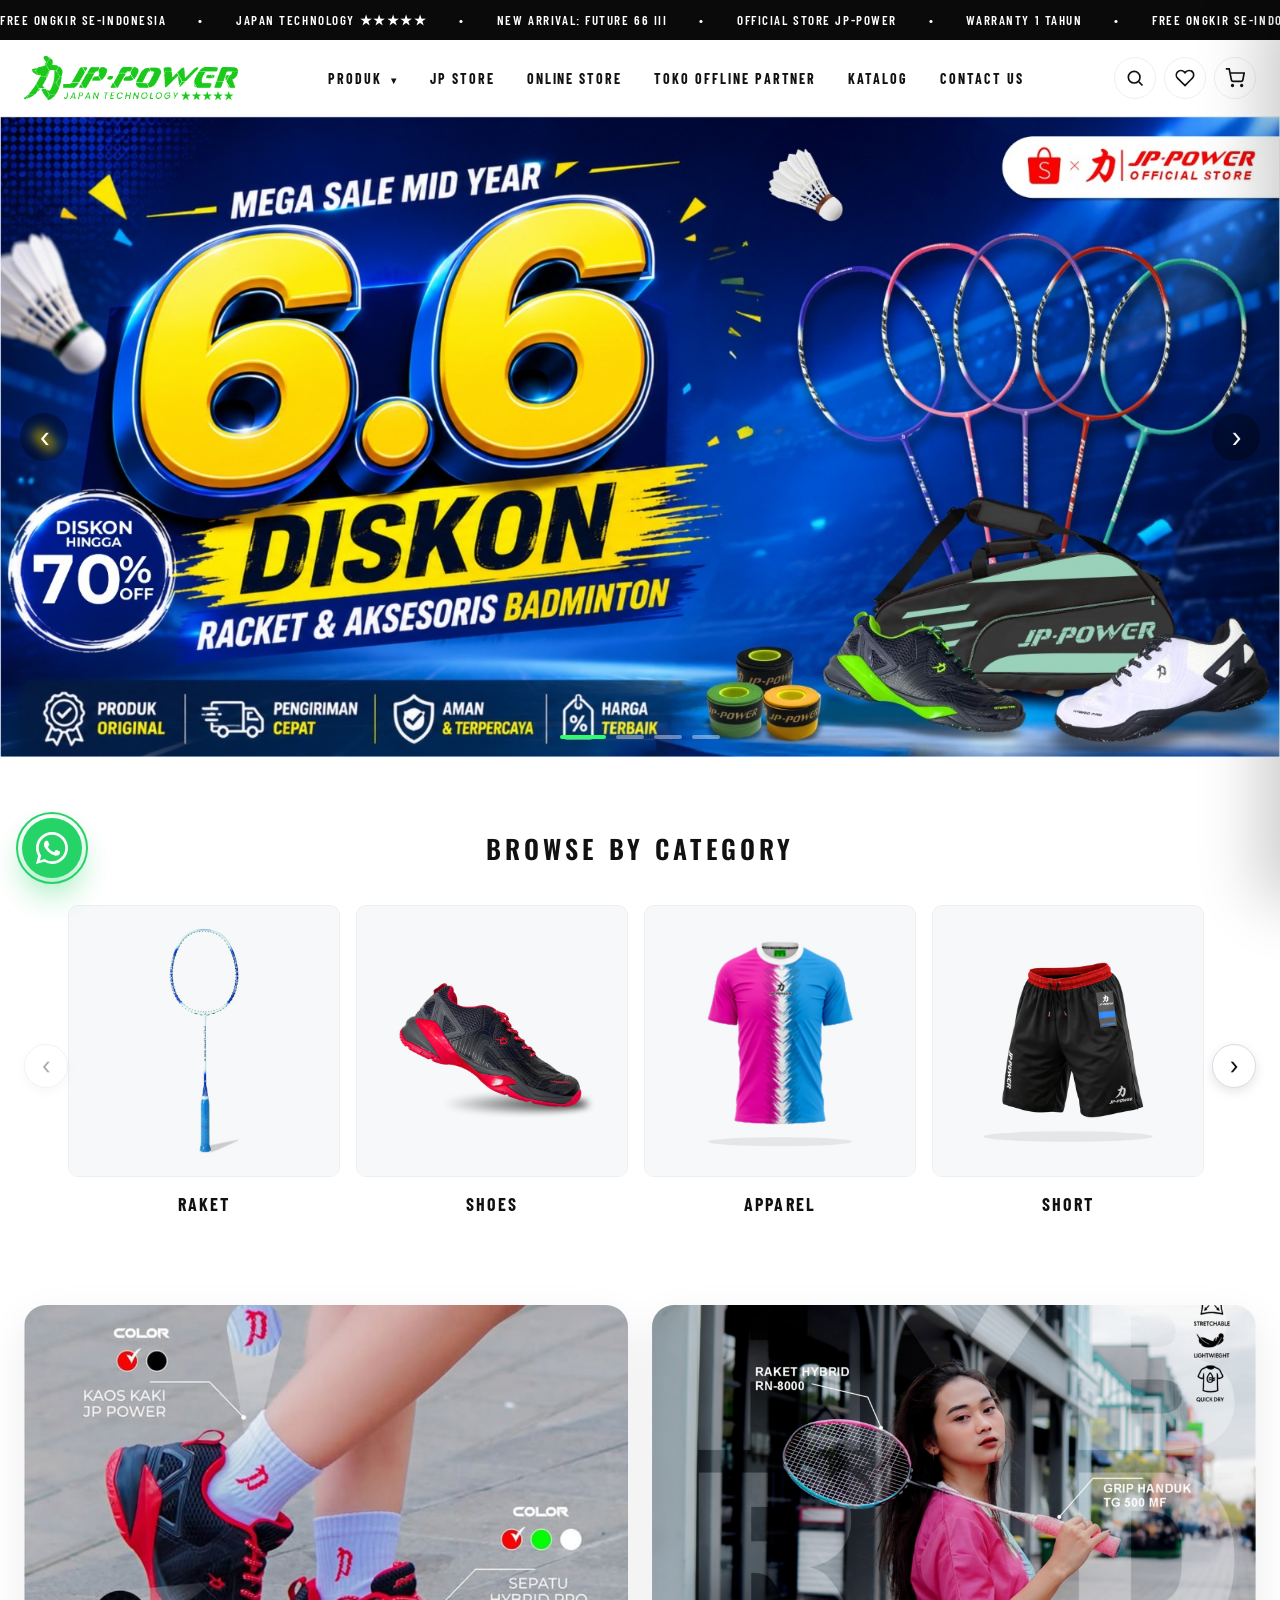
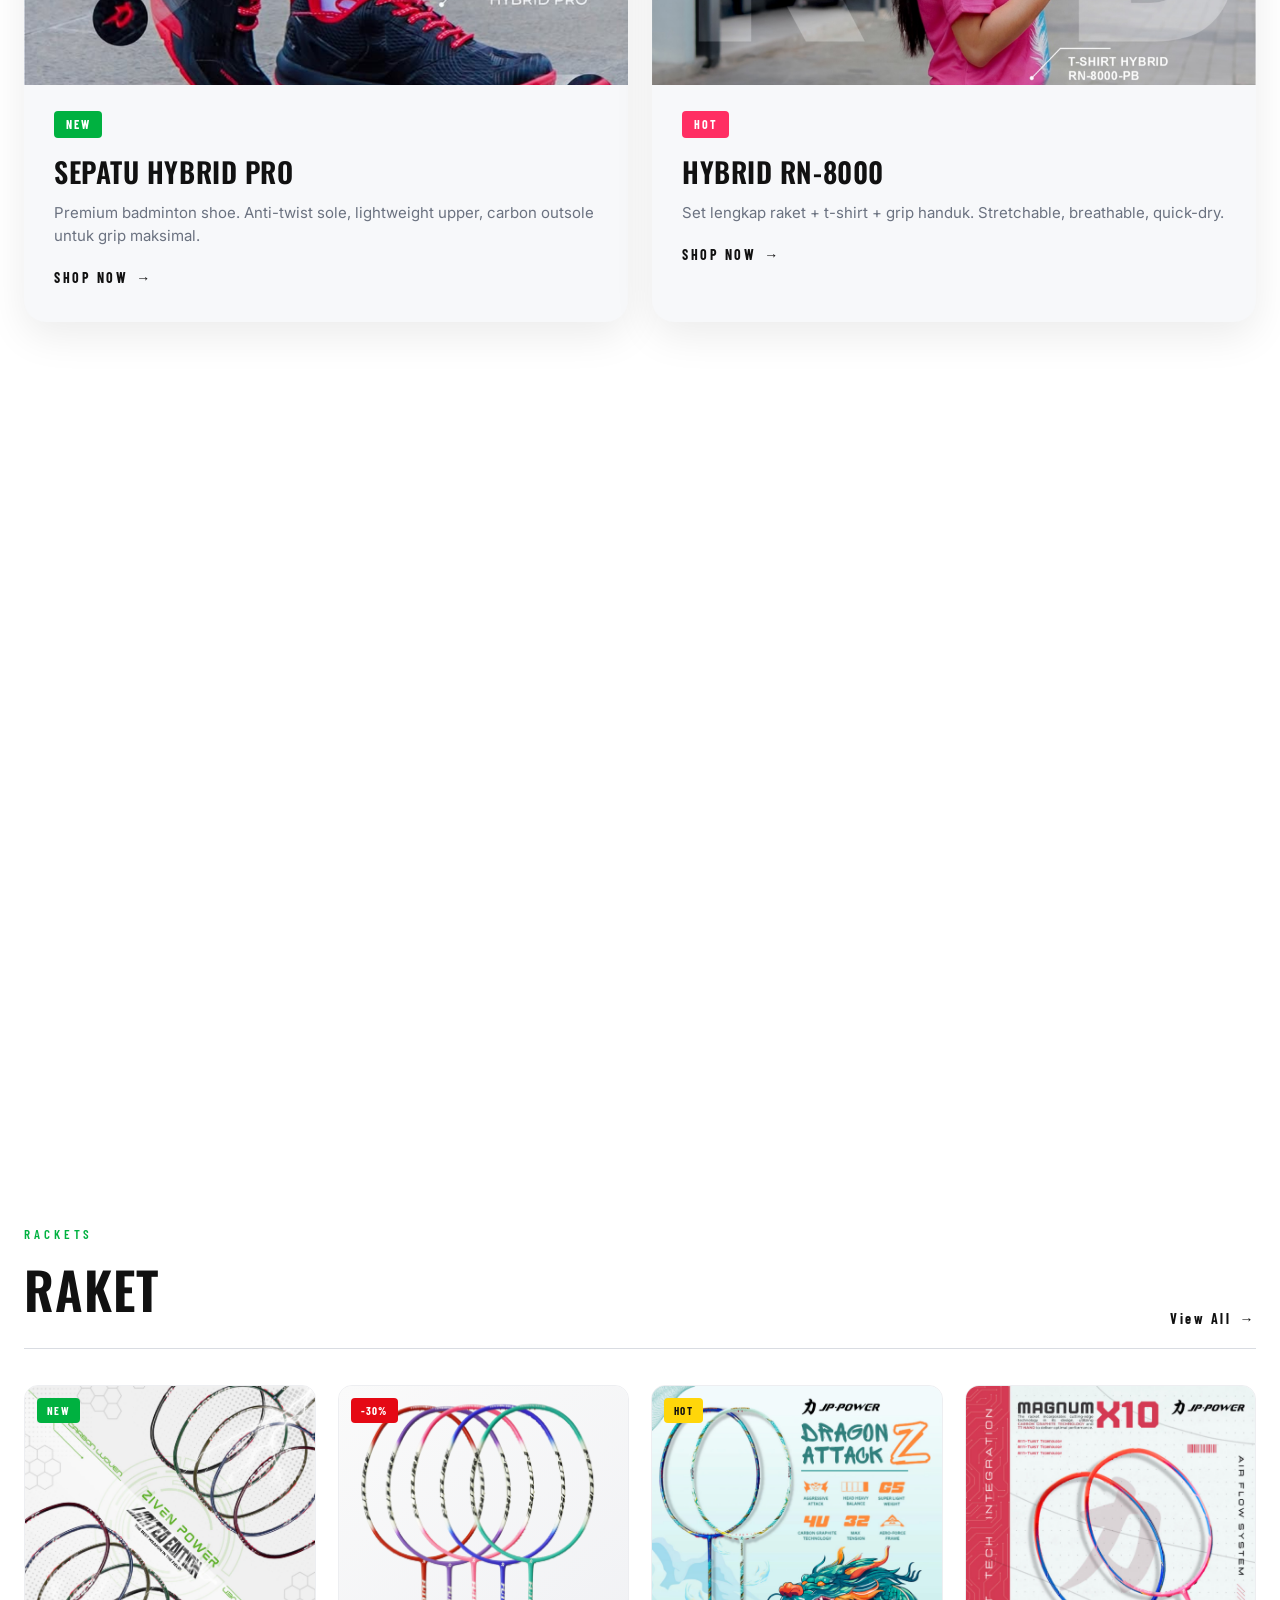
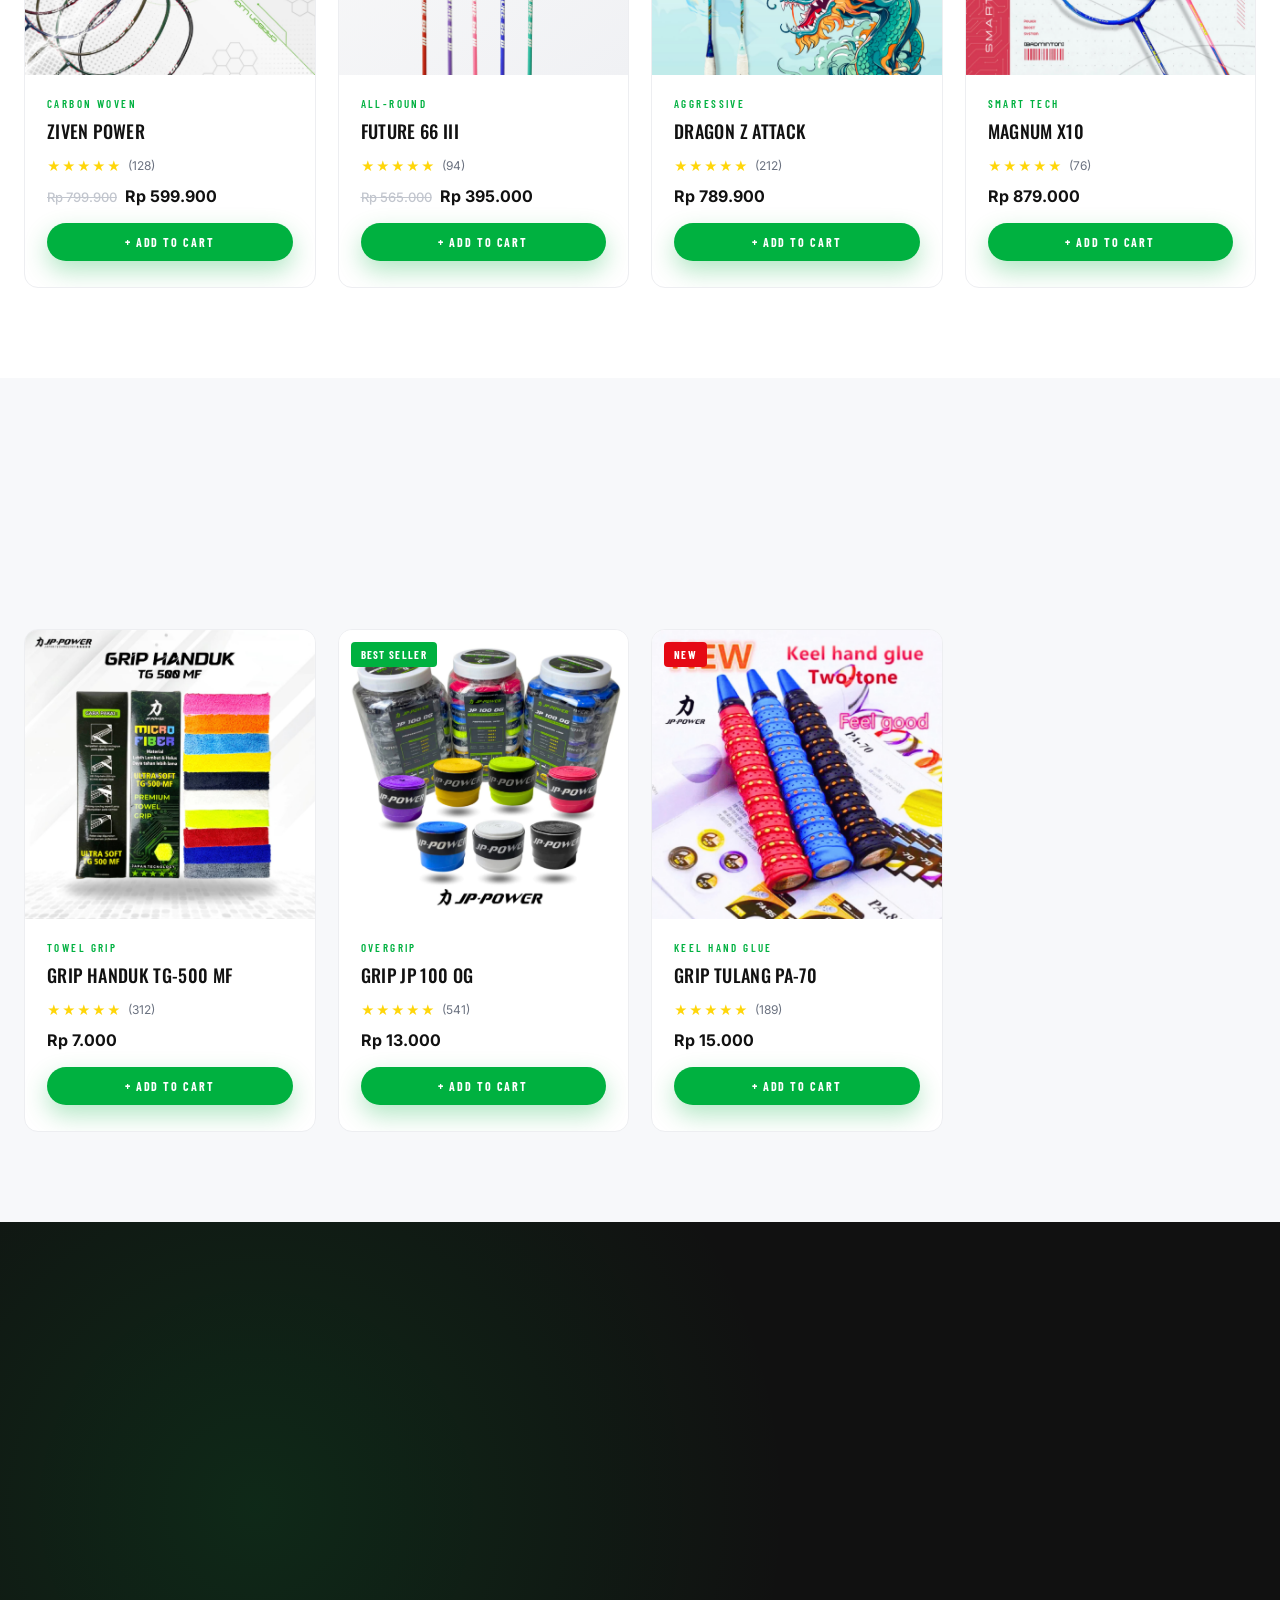
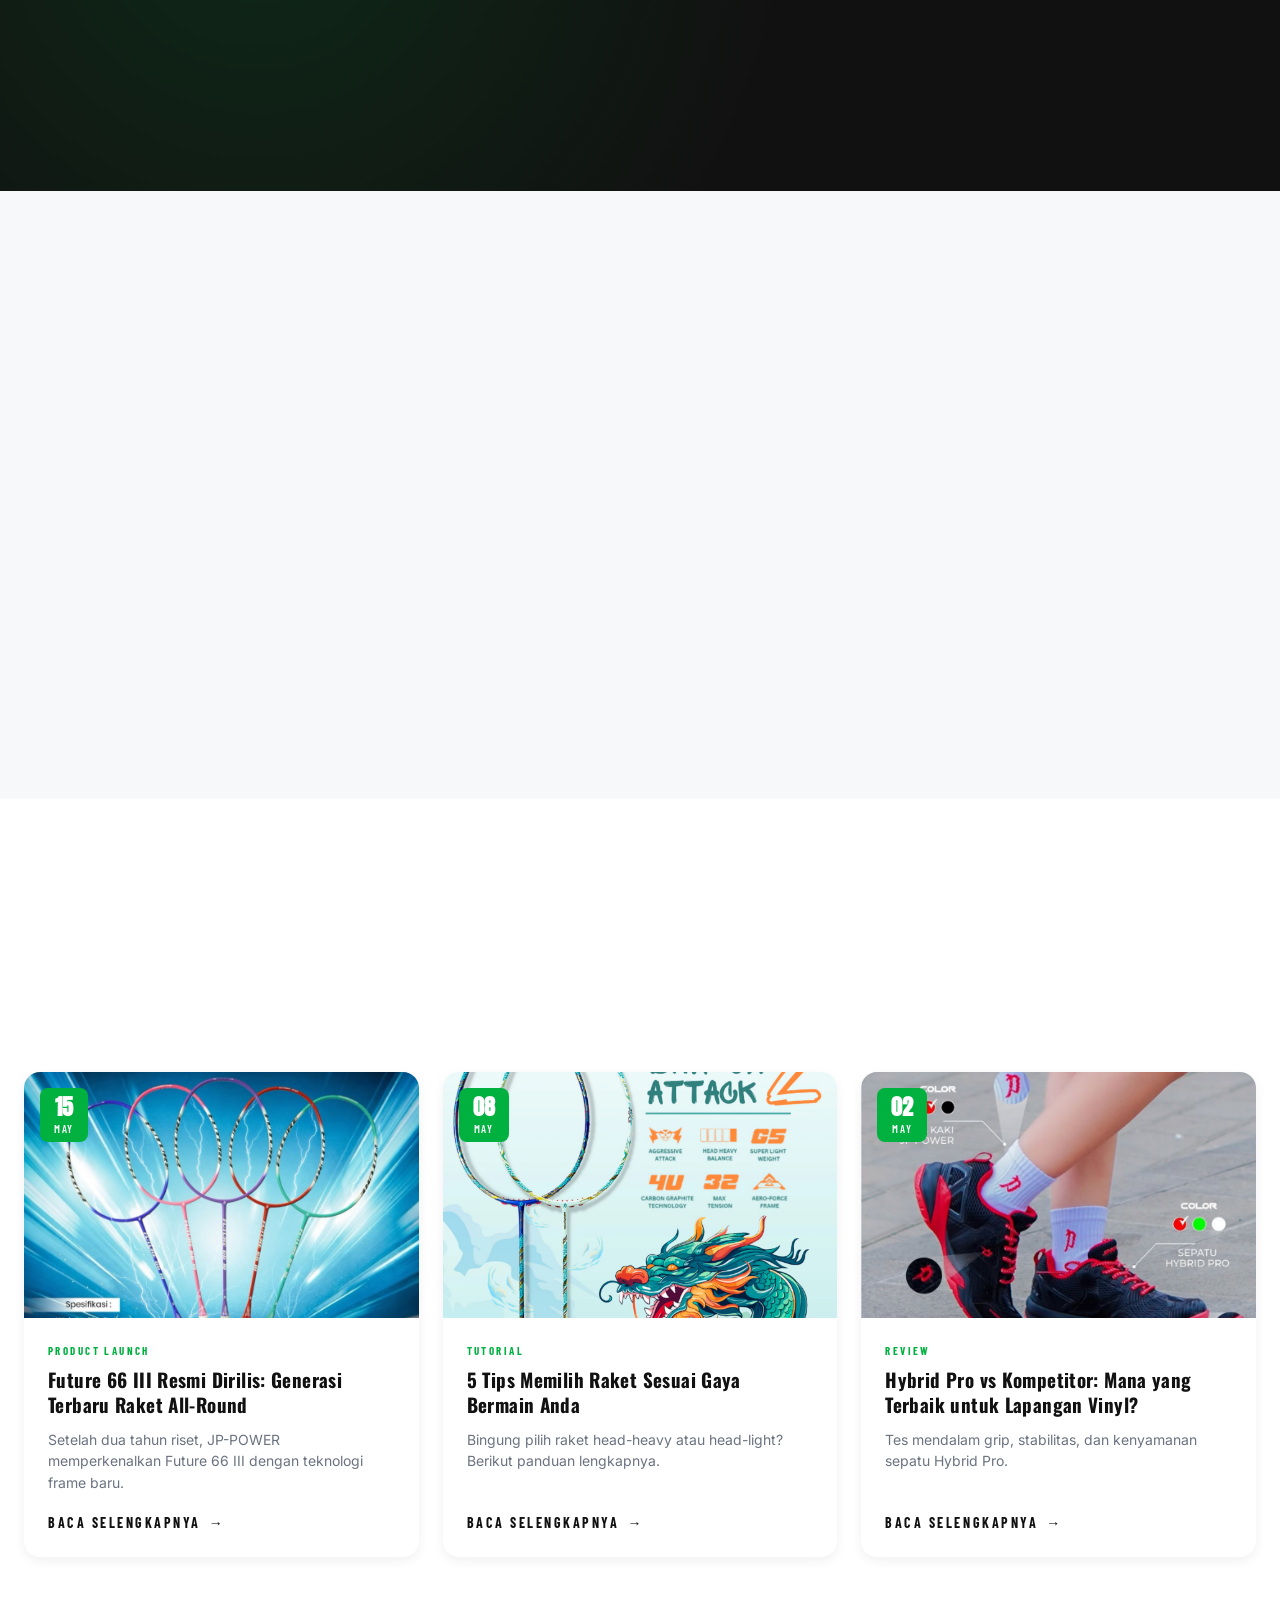
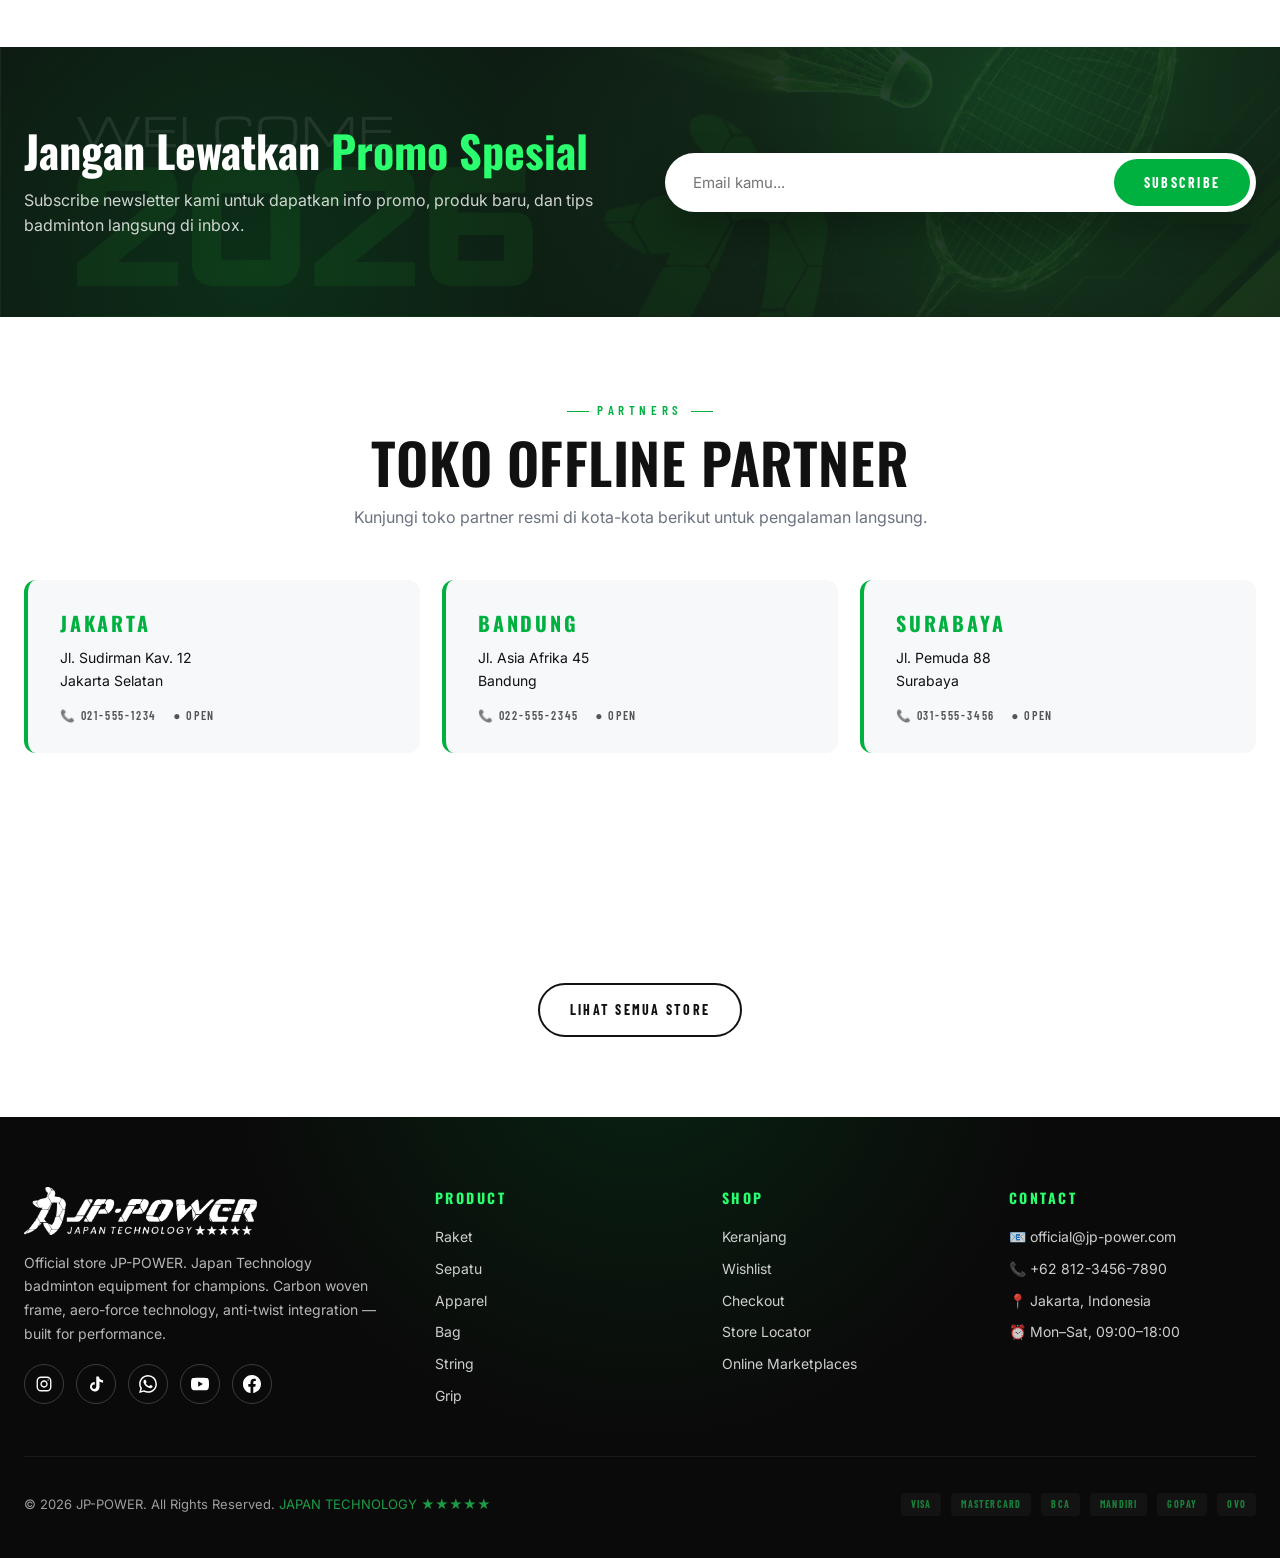
<file: index.html>
<!DOCTYPE html>
<html lang="id">
<head>
<meta charset="UTF-8" />
<meta name="viewport" content="width=device-width, initial-scale=1.0" />
<title>JP-POWER Official | Japan Technology Badminton Equipment</title>
<meta name="description" content="JP-POWER Official Store. Raket badminton, sepatu, apparel, bag, string, grip dengan Japan Technology. Carbon woven, aero-force, anti-twist." />
<link rel="icon" type="image/png" sizes="192x192" href="assets/icon.png" /><link rel="shortcut icon" type="image/png" href="assets/icon.png" />

<link rel="preconnect" href="https://fonts.googleapis.com" />
<link rel="preconnect" href="https://fonts.gstatic.com" crossorigin />
<link href="https://fonts.googleapis.com/css2?family=Anton&family=Barlow+Condensed:wght@400;600;700;800&family=Inter:wght@300;400;500;600;700;800&family=Oswald:wght@300;400;500;600;700&display=swap" rel="stylesheet" />
<link rel="stylesheet" href="css/style.css?v=27" />
</head>
<body>

<div id="siteHeader"></div>

<!-- HERO BANNER -->
<section class="hero hero-img">
  <div class="hero-slider">
    <div class="hero-slide active"><img src="assets/banner1.jpg" alt="JP-POWER Mega Sale 6.6" /></div>
    <div class="hero-slide"><img src="assets/banner2.jpg" alt="JP-POWER Welcome 2026" /></div>
    <div class="hero-slide"><img src="assets/banner3.jpg" alt="JP-POWER Badminton Equipment" /></div>
    <div class="hero-slide"><img src="assets/banner4.jpg" alt="JP-POWER Hybrid 10" /></div>
  </div>
  <button class="hero-nav hero-prev" id="heroPrev" aria-label="Previous">&#8249;</button>
  <button class="hero-nav hero-next" id="heroNext" aria-label="Next">&#8250;</button>
  <div class="hero-dots" id="heroDots"></div>
</section>

<!-- BROWSE BY CATEGORY (Yonex-style) -->
<section class="browse-section">
  <div class="container">
    <div class="browse-head">
      <h2>BROWSE BY CATEGORY</h2>
    </div>
    <div class="browse-wrapper">
      <button class="browse-arrow browse-prev-btn" id="browsePrev" aria-label="Previous">&#8249;</button>
      <div class="browse-track" id="browseTrack">
        <a href="product.html?cat=raket" class="browse-card">
          <div class="browse-img"><img src="assets/cat-raket.jpg?v=27" alt="Raket Badminton" /></div>
          <span>RAKET</span>
        </a>
        <a href="product.html?cat=shoes" class="browse-card">
          <div class="browse-img"><img src="assets/cat-shoes.jpg?v=27" alt="Shoes Badminton" /></div>
          <span>SHOES</span>
        </a>
        <a href="product.html?cat=apparel" class="browse-card">
          <div class="browse-img"><img src="assets/cat-apparel.jpg?v=27" alt="Apparel" /></div>
          <span>APPAREL</span>
        </a>
        <a href="product.html?cat=short" class="browse-card">
          <div class="browse-img"><img src="assets/cat-short.jpg?v=27" alt="Short" /></div>
          <span>SHORT</span>
        </a>
        <a href="product.html?cat=string" class="browse-card">
          <div class="browse-img"><img src="assets/cat-string.jpg?v=27" alt="String &amp; Grip" /></div>
          <span>STRING &amp; GRIP</span>
        </a>
        <a href="product.html?cat=bag" class="browse-card">
          <div class="browse-img"><img src="assets/cat-bag.jpg?v=27" alt="Bag" /></div>
          <span>BAG</span>
        </a>
        <a href="product.html?cat=court" class="browse-card">
          <div class="browse-img"><img src="assets/cat-court.jpg?v=27" alt="Court Accessories" /></div>
          <span>COURT ACC</span>
        </a>
        <a href="product.html?cat=stringing" class="browse-card">
          <div class="browse-img"><img src="assets/cat-stringing.jpg?v=27" alt="Stringing Machine" /></div>
          <span>STRINGING</span>
        </a>
      </div>
      <button class="browse-arrow browse-next-btn" id="browseNext" aria-label="Next">&#8250;</button>
    </div>
  </div>
</section>

<!-- DUAL SHOWCASE -->
<section class="dual-showcase">
  <div class="container">
    <div class="dual-grid">
      <article class="show-card reveal">
        <div class="show-img"><img src="assets/feed1.jpg" alt="Sepatu Hybrid Pro" /></div>
        <div class="show-meta">
          <span class="meta-tag">NEW</span>
          <h3>SEPATU HYBRID PRO</h3>
          <p>Premium badminton shoe. Anti-twist sole, lightweight upper, carbon outsole untuk grip maksimal.</p>
          <a href="product-detail.html" class="link-arrow">SHOP NOW <span>→</span></a>
        </div>
      </article>
      <article class="show-card reveal reveal-delay-1">
        <div class="show-img"><img src="assets/feed2.jpg" alt="Apparel RN-8000" /></div>
        <div class="show-meta">
          <span class="meta-tag pink">HOT</span>
          <h3>HYBRID RN-8000</h3>
          <p>Set lengkap raket + t-shirt + grip handuk. Stretchable, breathable, quick-dry.</p>
          <a href="product-detail.html" class="link-arrow">SHOP NOW <span>→</span></a>
        </div>
      </article>
    </div>
  </div>
</section>

<!-- BRAND STORY -->
<section class="brand-story">
  <div class="container">
    <div class="bs-grid">
      <div class="bs-images reveal">
        <div class="bs-img-1"><img src="assets/feed3.jpg" alt="Future 66 III" /></div>
        <div class="bs-img-2"><img src="assets/unggulan2.jpg" alt="Dragon Z" /></div>
        <div class="bs-floating-badge"><div><span>力</span><br/><small>JAPAN TECH</small></div></div>
      </div>
      <div class="bs-content reveal reveal-delay-1">
        <span class="section-eyebrow">ABOUT JP-POWER</span>
        <h2 class="bs-title">Engineered untuk juara di setiap pertandingan</h2>
        <p>JP-POWER hadir membawa teknologi badminton Jepang ke Indonesia sejak 2014. Setiap produk kami melalui pengujian ketat — frame, balance, tension, hingga durability — untuk memastikan performa terbaik di lapangan.</p>
        <div class="bs-features">
          <div class="bs-feat">
            <div class="bs-feat-icon"><svg viewBox="0 0 24 24" width="22" height="22" fill="none" stroke="currentColor" stroke-width="2"><path d="m9 11 3 3L22 4"/><path d="M21 12v7a2 2 0 0 1-2 2H5a2 2 0 0 1-2-2V5a2 2 0 0 1 2-2h11"/></svg></div>
            <div><h4>5-Star Rated</h4><p>Quality control level Japan</p></div>
          </div>
          <div class="bs-feat">
            <div class="bs-feat-icon"><svg viewBox="0 0 24 24" width="22" height="22" fill="none" stroke="currentColor" stroke-width="2"><path d="M12 2v4M12 18v4M4.93 4.93l2.83 2.83M16.24 16.24l2.83 2.83M2 12h4M18 12h4M4.93 19.07l2.83-2.83M16.24 7.76l2.83-2.83"/></svg></div>
            <div><h4>Carbon Woven</h4><p>High modulus graphite frame</p></div>
          </div>
          <div class="bs-feat">
            <div class="bs-feat-icon"><svg viewBox="0 0 24 24" width="22" height="22" fill="none" stroke="currentColor" stroke-width="2"><path d="M12 2 4 7v6c0 5 3.5 8.5 8 9 4.5-.5 8-4 8-9V7l-8-5z"/></svg></div>
            <div><h4>1-Year Warranty</h4><p>Resmi setiap pembelian</p></div>
          </div>
          <div class="bs-feat">
            <div class="bs-feat-icon"><svg viewBox="0 0 24 24" width="22" height="22" fill="none" stroke="currentColor" stroke-width="2"><circle cx="12" cy="12" r="10"/><polyline points="12 6 12 12 16 14"/></svg></div>
            <div><h4>Fast Shipping</h4><p>Free ongkir se-Indonesia</p></div>
          </div>
        </div>
        <a href="jp-store.html" class="btn btn-dark"><span>LEARN MORE</span></a>
      </div>
    </div>
  </div>
</section>

<!-- RAKET SECTION -->
<section class="yx-section" id="raket">
  <div class="container">
    <div class="yx-header reveal">
      <div><span class="yx-eyebrow">RACKETS</span><h2 class="yx-title">RAKET</h2></div>
      <a href="product.html?cat=raket" class="yx-more">View All <span>→</span></a>
    </div>
    <div class="yx-grid" data-render-grid="raket" data-limit="4"></div>
  </div>
</section>

<!-- AKSESORIS SECTION -->
<section class="yx-section alt">
  <div class="container">
    <div class="yx-header reveal">
      <div><span class="yx-eyebrow">ACCESSORIES</span><h2 class="yx-title">AKSESORIS</h2></div>
      <a href="product.html?cat=grip" class="yx-more">View All <span>→</span></a>
    </div>
    <div class="yx-grid" data-render-grid="grip" data-limit="4"></div>
  </div>
</section>

<!-- TECH STRIP -->
<section class="tech-strip">
  <div class="container">
    <div class="section-head reveal" style="color:#fff">
      <span class="section-eyebrow">TECHNOLOGY</span>
      <h2 class="section-title">JAPAN TECHNOLOGY ★★★★★</h2>
      <p class="section-sub" style="color:rgba(255,255,255,.6)">Setiap raket JP-POWER mengintegrasikan inovasi teknologi terdepan untuk performa maksimal.</p>
    </div>
    <div class="tech-items">
      <div class="tech-item reveal">
        <div class="tech-icon"><svg viewBox="0 0 24 24" width="26" height="26" fill="none" stroke="currentColor" stroke-width="2"><path d="M21 16V8a2 2 0 0 0-1-1.7l-7-4a2 2 0 0 0-2 0l-7 4A2 2 0 0 0 3 8v8a2 2 0 0 0 1 1.7l7 4a2 2 0 0 0 2 0l7-4A2 2 0 0 0 21 16z"/></svg></div>
        <h3>CARBON WOVEN</h3>
        <p>Frame berbahan high-modulus graphite untuk power eksplosif & durability.</p>
      </div>
      <div class="tech-item reveal reveal-delay-1">
        <div class="tech-icon"><svg viewBox="0 0 24 24" width="26" height="26" fill="none" stroke="currentColor" stroke-width="2"><path d="m21 16-4-4 4-4M3 8l4 4-4 4M16 3l-4 4-4-4M8 21l4-4 4 4"/></svg></div>
        <h3>AERO-FORCE FRAME</h3>
        <p>Desain frame aerodinamis untuk high-speed swing & ultra control.</p>
      </div>
      <div class="tech-item reveal reveal-delay-2">
        <div class="tech-icon"><svg viewBox="0 0 24 24" width="26" height="26" fill="none" stroke="currentColor" stroke-width="2"><path d="M12 2C6 2 2 6 2 12s4 10 10 10 10-4 10-10S18 2 12 2z"/><path d="M2 12h20M12 2a15 15 0 0 1 0 20M12 2a15 15 0 0 0 0 20"/></svg></div>
        <h3>ANTI-TWIST</h3>
        <p>Smart Tech Integration untuk stabilitas maksimal & shot akurat.</p>
      </div>
      <div class="tech-item reveal reveal-delay-3">
        <div class="tech-icon"><svg viewBox="0 0 24 24" width="26" height="26" fill="none" stroke="currentColor" stroke-width="2"><path d="M13 2 3 14h9l-1 8 10-12h-9l1-8z"/></svg></div>
        <h3>POWER BOOST</h3>
        <p>Sistem boost di sweet spot untuk smash dengan max tension 32 LBS.</p>
      </div>
    </div>
  </div>
</section>

<!-- TESTIMONIALS -->
<section class="testimonials">
  <div class="container">
    <div class="section-head reveal">
      <span class="section-eyebrow">TESTIMONIALS</span>
      <h2 class="section-title">KATA PARA JUARA</h2>
      <p class="section-sub">Ribuan pemain pro & rekreasional memilih JP-POWER sebagai senjata mereka.</p>
    </div>
    <div class="test-grid">
      <div class="test-card reveal">
        <div class="test-stars">★★★★★</div>
        <p>"Raket Future 66 III enteng tapi powernya gila. Smash jadi lebih tajam dan tangan ga cepet pegel. Worth banget!"</p>
        <div class="test-user"><div class="test-avatar">AD</div><div class="test-user-info"><h5>Adi Pratama</h5><span>Jakarta · Atlet PBSI</span></div></div>
      </div>
      <div class="test-card reveal reveal-delay-1">
        <div class="test-stars">★★★★★</div>
        <p>"Sepatu Hybrid Pro grip-nya mantap di lapangan vinyl, ga licin sama sekali. Anti-twist beneran berasa."</p>
        <div class="test-user"><div class="test-avatar">SR</div><div class="test-user-info"><h5>Sari Rahmawati</h5><span>Surabaya · Club Player</span></div></div>
      </div>
      <div class="test-card reveal reveal-delay-2">
        <div class="test-stars">★★★★★</div>
        <p>"Beli Dragon Z Attack langsung dipake turnamen, control & power balance-nya pas. Recommended!"</p>
        <div class="test-user"><div class="test-avatar">BW</div><div class="test-user-info"><h5>Bayu Wirawan</h5><span>Bandung · Coach</span></div></div>
      </div>
    </div>
  </div>
</section>

<!-- BLOG / NEWS -->
<section class="blog-section" id="blog">
  <div class="container">
    <div class="section-head reveal">
      <span class="section-eyebrow">NEWS &amp; ARTICLES</span>
      <h2 class="section-title">BERITA TERBARU</h2>
      <p class="section-sub">Tips, tutorial, dan info terbaru dari dunia badminton.</p>
    </div>
    <div class="blog-grid" data-render-blog></div>
  </div>
</section>

<!-- NEWSLETTER -->
<section class="newsletter">
  <div class="container">
    <div class="news-inner">
      <div class="news-text reveal">
        <h2>Jangan Lewatkan <span>Promo Spesial</span></h2>
        <p>Subscribe newsletter kami untuk dapatkan info promo, produk baru, dan tips badminton langsung di inbox.</p>
      </div>
      <form class="news-form reveal reveal-delay-1">
        <input type="email" placeholder="Email kamu..." required />
        <button type="submit">SUBSCRIBE</button>
      </form>
    </div>
  </div>
</section>

<!-- PARTNERS -->
<section class="partners" id="offline">
  <div class="container">
    <div class="section-head reveal">
      <span class="section-eyebrow">PARTNERS</span>
      <h2 class="section-title">TOKO OFFLINE PARTNER</h2>
      <p class="section-sub">Kunjungi toko partner resmi di kota-kota berikut untuk pengalaman langsung.</p>
    </div>
    <div class="partners-grid">
      <div class="partner-card reveal"><h4>JAKARTA</h4><p>Jl. Sudirman Kav. 12<br/>Jakarta Selatan</p><div class="partner-meta"><span>📞 021-555-1234</span><span class="open">● OPEN</span></div></div>
      <div class="partner-card reveal reveal-delay-1"><h4>BANDUNG</h4><p>Jl. Asia Afrika 45<br/>Bandung</p><div class="partner-meta"><span>📞 022-555-2345</span><span class="open">● OPEN</span></div></div>
      <div class="partner-card reveal reveal-delay-2"><h4>SURABAYA</h4><p>Jl. Pemuda 88<br/>Surabaya</p><div class="partner-meta"><span>📞 031-555-3456</span><span class="open">● OPEN</span></div></div>
      <div class="partner-card reveal"><h4>YOGYAKARTA</h4><p>Jl. Malioboro 21<br/>Yogyakarta</p><div class="partner-meta"><span>📞 0274-555-4567</span><span class="open">● OPEN</span></div></div>
      <div class="partner-card reveal reveal-delay-1"><h4>MEDAN</h4><p>Jl. Diponegoro 5<br/>Medan</p><div class="partner-meta"><span>📞 061-555-5678</span><span class="open">● OPEN</span></div></div>
      <div class="partner-card reveal reveal-delay-2"><h4>DENPASAR</h4><p>Jl. Sunset Road 99<br/>Bali</p><div class="partner-meta"><span>📞 0361-555-6789</span><span class="open">● OPEN</span></div></div>
    </div>
    <div style="text-align:center;margin-top:36px"><a href="offline.html" class="btn btn-outline"><span>LIHAT SEMUA STORE</span></a></div>
  </div>
</section>

<div id="siteFooter"></div>

<script src="js/data.js?v=27"></script>
<script src="js/cart.js?v=27"></script>
<script src="js/ui.js?v=27"></script>
<script src="js/partials.js?v=27"></script>
<script src="js/render.js?v=27"></script>
<script src="js/main.js?v=27"></script>
</body>
</html>
</file>
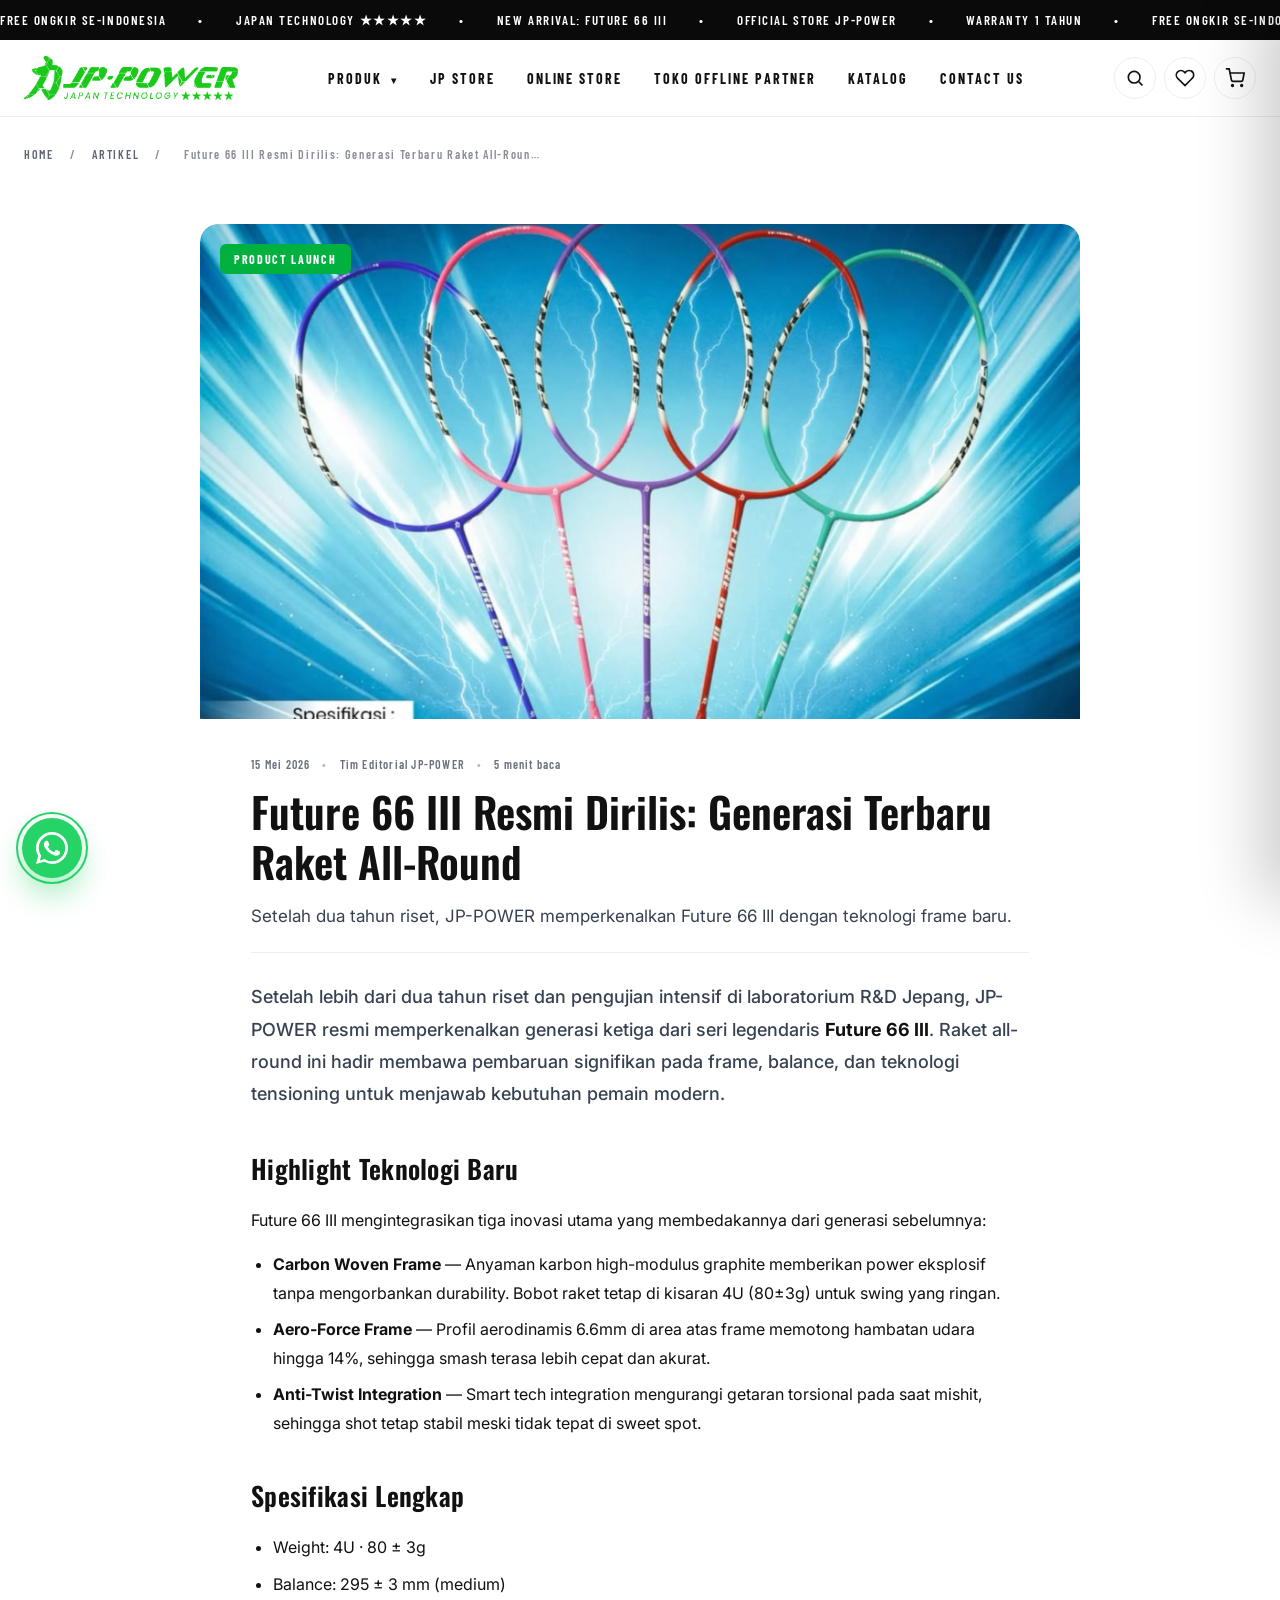
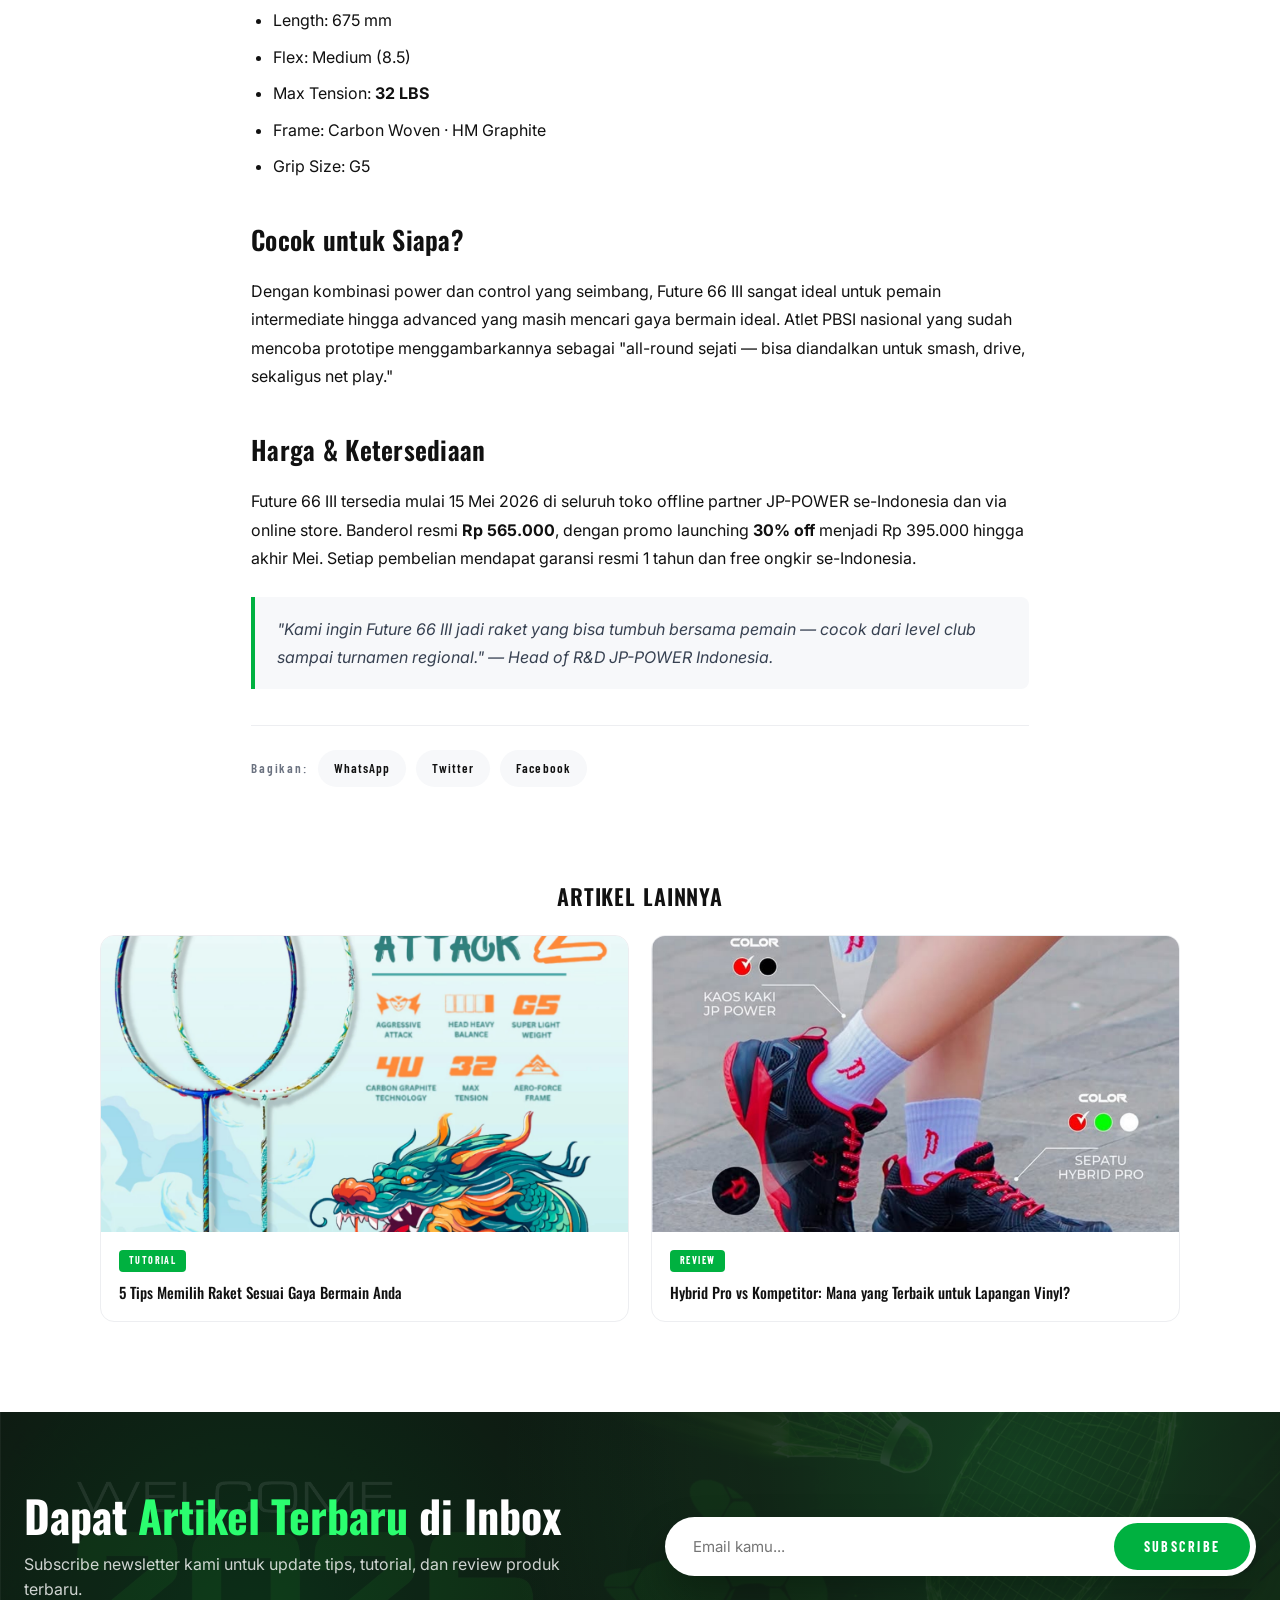
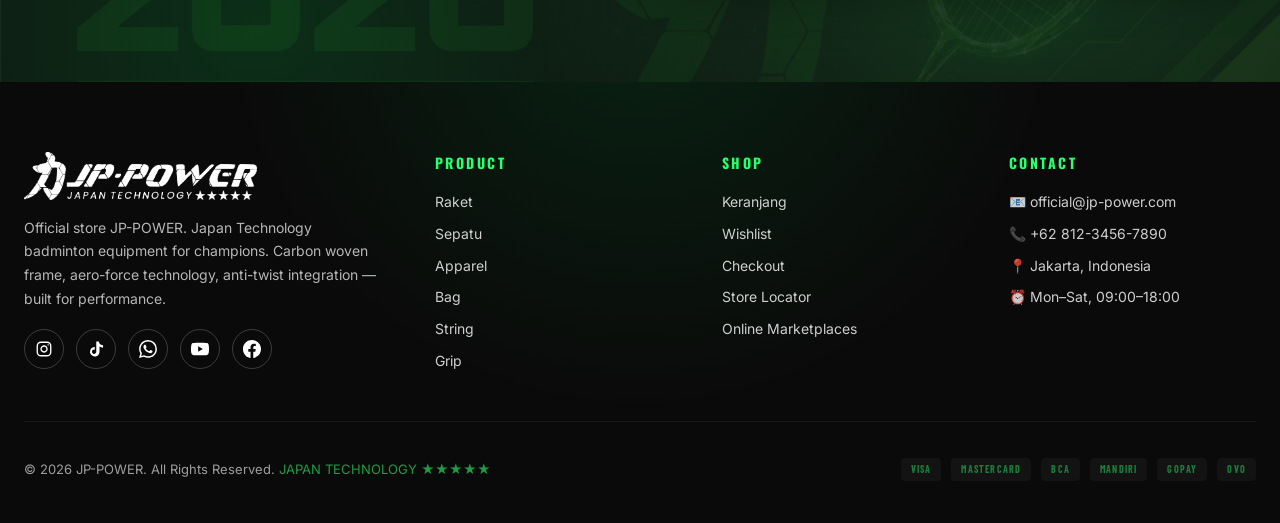
<file: article.html>
<!DOCTYPE html>
<html lang="id">
<head>
<meta charset="UTF-8" />
<meta name="viewport" content="width=device-width, initial-scale=1.0" />
<title>Artikel | JP-POWER Official</title>
<meta name="description" content="Tips, tutorial, dan berita terbaru dari dunia badminton oleh JP-POWER." />
<link rel="icon" type="image/png" sizes="192x192" href="assets/icon.png" /><link rel="shortcut icon" type="image/png" href="assets/icon.png" />

<link rel="preconnect" href="https://fonts.googleapis.com" />
<link rel="preconnect" href="https://fonts.gstatic.com" crossorigin />
<link href="https://fonts.googleapis.com/css2?family=Anton&family=Barlow+Condensed:wght@400;600;700;800&family=Inter:wght@300;400;500;600;700;800&family=Oswald:wght@300;400;500;600;700&display=swap" rel="stylesheet" />
<link rel="stylesheet" href="css/style.css?v=27" />
</head>
<body>

<div id="siteHeader"></div>

<section class="article-hero" data-article-hero>
  <div class="container">
    <div class="breadcrumb"><a href="index.html">HOME</a> <span>/</span> <a href="index.html#blog">ARTIKEL</a> <span>/</span> <span data-crumb>...</span></div>
  </div>
</section>

<article class="article-page">
  <div class="container">
    <div class="article-grid" data-article-content>
      <div style="padding:80px 0;text-align:center;color:var(--grey-500)">Memuat artikel...</div>
    </div>

    <aside class="article-related">
      <h3>ARTIKEL LAINNYA</h3>
      <div class="related-list" data-article-related></div>
    </aside>
  </div>
</article>

<section class="newsletter">
  <div class="container">
    <div class="news-inner">
      <div class="news-text"><h2>Dapat <span>Artikel Terbaru</span> di Inbox</h2><p>Subscribe newsletter kami untuk update tips, tutorial, dan review produk terbaru.</p></div>
      <form class="news-form"><input type="email" placeholder="Email kamu..." required /><button type="submit">SUBSCRIBE</button></form>
    </div>
  </div>
</section>

<div id="siteFooter"></div>

<script src="js/data.js?v=27"></script>
<script src="js/cart.js?v=27"></script>
<script src="js/ui.js?v=27"></script>
<script src="js/partials.js?v=27"></script>
<script src="js/render.js?v=27"></script>
<script src="js/main.js?v=27"></script>
</body>
</html>
</file>
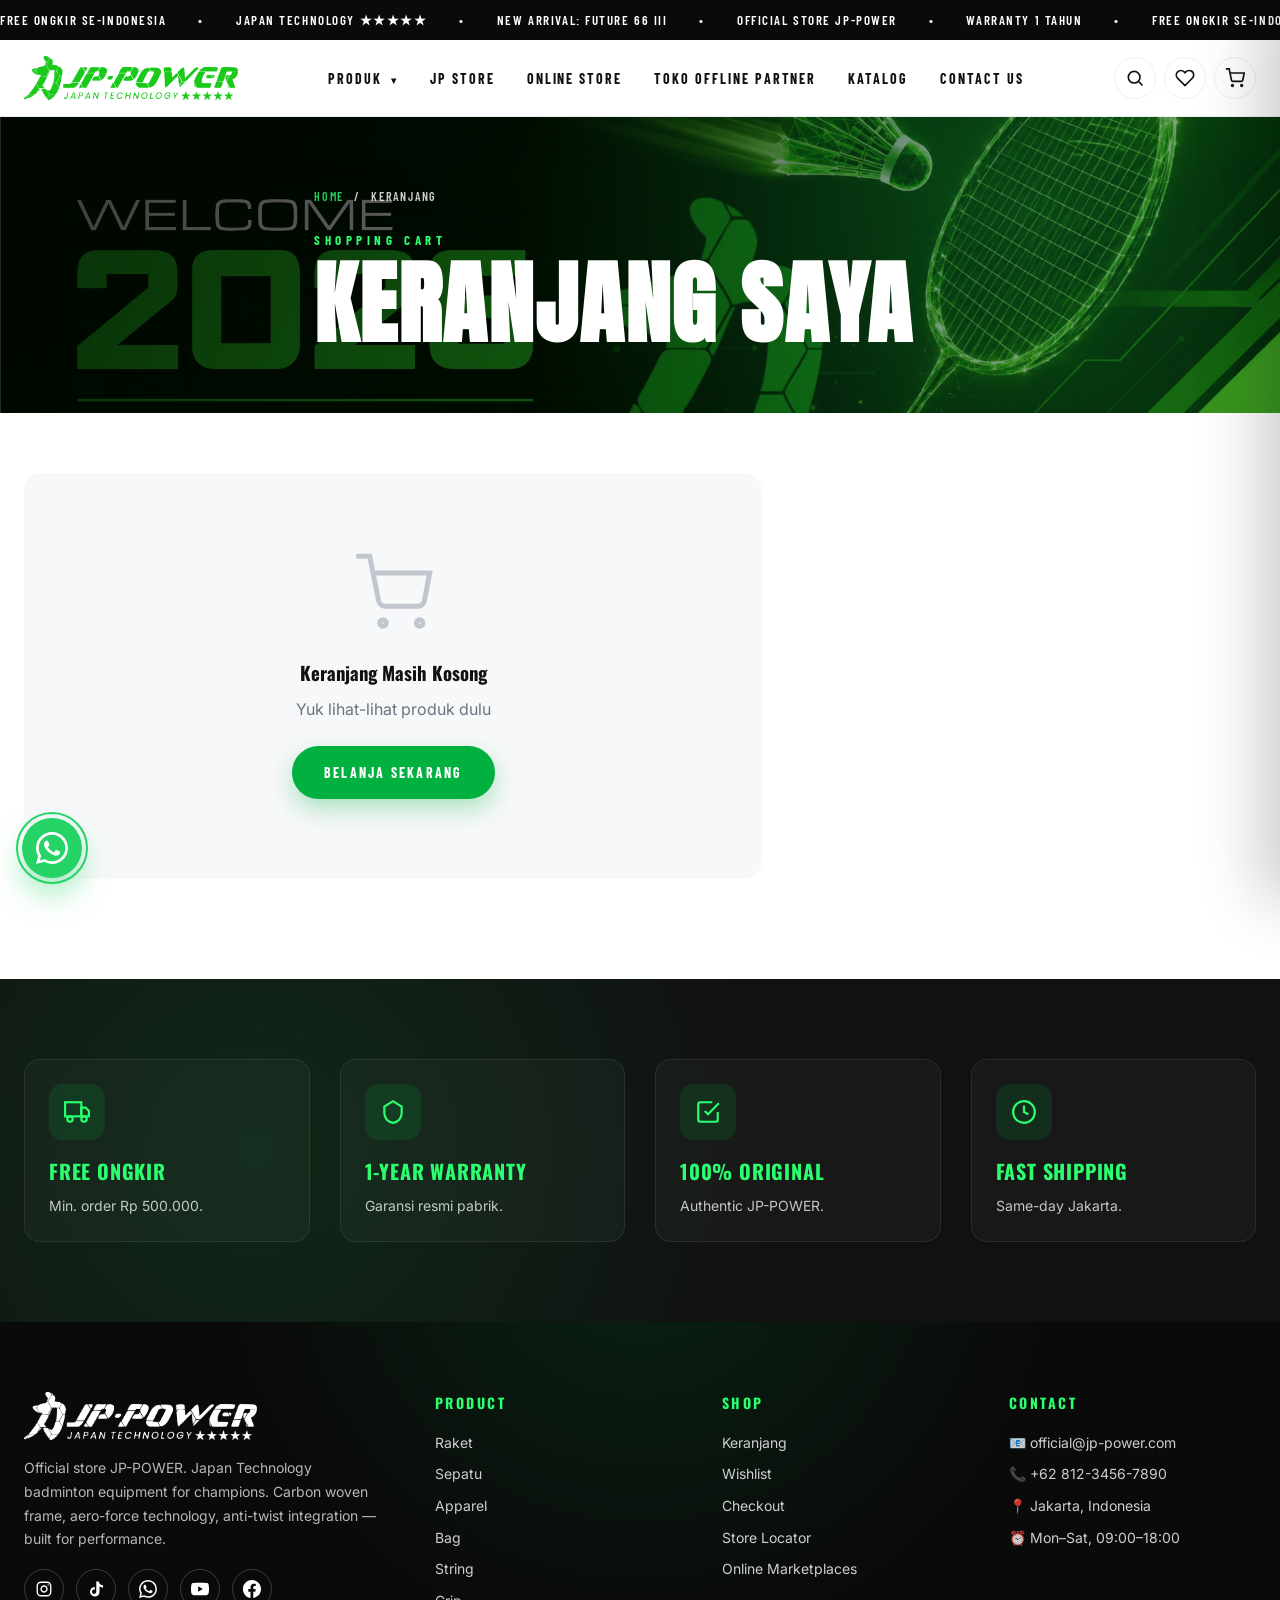
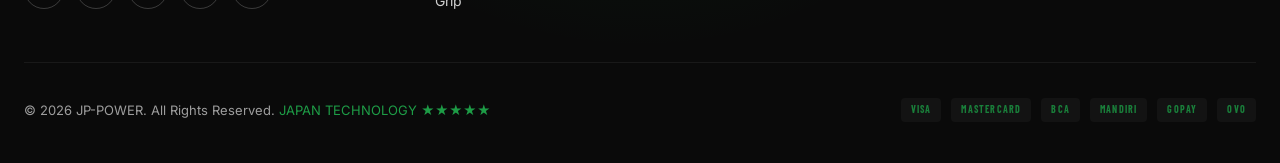
<file: cart.html>
<!DOCTYPE html>
<html lang="id">
<head>
<meta charset="UTF-8" />
<meta name="viewport" content="width=device-width, initial-scale=1.0" />
<title>Keranjang | JP-POWER Official</title>
<link rel="icon" type="image/png" sizes="192x192" href="assets/icon.png" /><link rel="shortcut icon" type="image/png" href="assets/icon.png" />

<link rel="preconnect" href="https://fonts.googleapis.com" />
<link rel="preconnect" href="https://fonts.gstatic.com" crossorigin />
<link href="https://fonts.googleapis.com/css2?family=Anton&family=Barlow+Condensed:wght@400;600;700;800&family=Inter:wght@300;400;500;600;700;800&family=Oswald:wght@300;400;500;600;700&display=swap" rel="stylesheet" />
<link rel="stylesheet" href="css/style.css?v=27" />
</head>
<body>

<div id="siteHeader"></div>

<section class="page-hero" style="padding: 70px 0 50px;">
  <div class="container page-hero-content">
    <div class="breadcrumb"><a href="index.html">HOME</a> <span>/</span> <span>KERANJANG</span></div>
    <span class="page-hero-eyebrow">SHOPPING CART</span>
    <h1>KERANJANG SAYA</h1>
  </div>
</section>

<section class="cart-page">
  <div class="container">
    <div class="cart-layout" data-cart-page>
      <div class="cart-items" data-cart-list></div>
      <div class="cart-summary" data-cart-summary></div>
    </div>
  </div>
</section>

<!-- BENEFITS -->
<section class="tech-strip">
  <div class="container">
    <div class="tech-items">
      <div class="tech-item"><div class="tech-icon"><svg viewBox="0 0 24 24" width="26" height="26" fill="none" stroke="currentColor" stroke-width="2"><rect x="1" y="3" width="15" height="13"/><polygon points="16 8 20 8 23 11 23 16 16 16 16 8"/><circle cx="5.5" cy="18.5" r="2.5"/><circle cx="18.5" cy="18.5" r="2.5"/></svg></div><h3>FREE ONGKIR</h3><p>Min. order Rp 500.000.</p></div>
      <div class="tech-item"><div class="tech-icon"><svg viewBox="0 0 24 24" width="26" height="26" fill="none" stroke="currentColor" stroke-width="2"><path d="M12 2 4 7v6c0 5 3.5 8.5 8 9 4.5-.5 8-4 8-9V7l-8-5z"/></svg></div><h3>1-YEAR WARRANTY</h3><p>Garansi resmi pabrik.</p></div>
      <div class="tech-item"><div class="tech-icon"><svg viewBox="0 0 24 24" width="26" height="26" fill="none" stroke="currentColor" stroke-width="2"><path d="m9 11 3 3L22 4"/><path d="M21 12v7a2 2 0 0 1-2 2H5a2 2 0 0 1-2-2V5a2 2 0 0 1 2-2h11"/></svg></div><h3>100% ORIGINAL</h3><p>Authentic JP-POWER.</p></div>
      <div class="tech-item"><div class="tech-icon"><svg viewBox="0 0 24 24" width="26" height="26" fill="none" stroke="currentColor" stroke-width="2"><circle cx="12" cy="12" r="10"/><polyline points="12 6 12 12 16 14"/></svg></div><h3>FAST SHIPPING</h3><p>Same-day Jakarta.</p></div>
    </div>
  </div>
</section>

<div id="siteFooter"></div>

<script src="js/data.js?v=27"></script>
<script src="js/cart.js?v=27"></script>
<script src="js/ui.js?v=27"></script>
<script src="js/partials.js?v=27"></script>
<script src="js/render.js?v=27"></script>
<script src="js/main.js?v=27"></script>
</body>
</html>
</file>
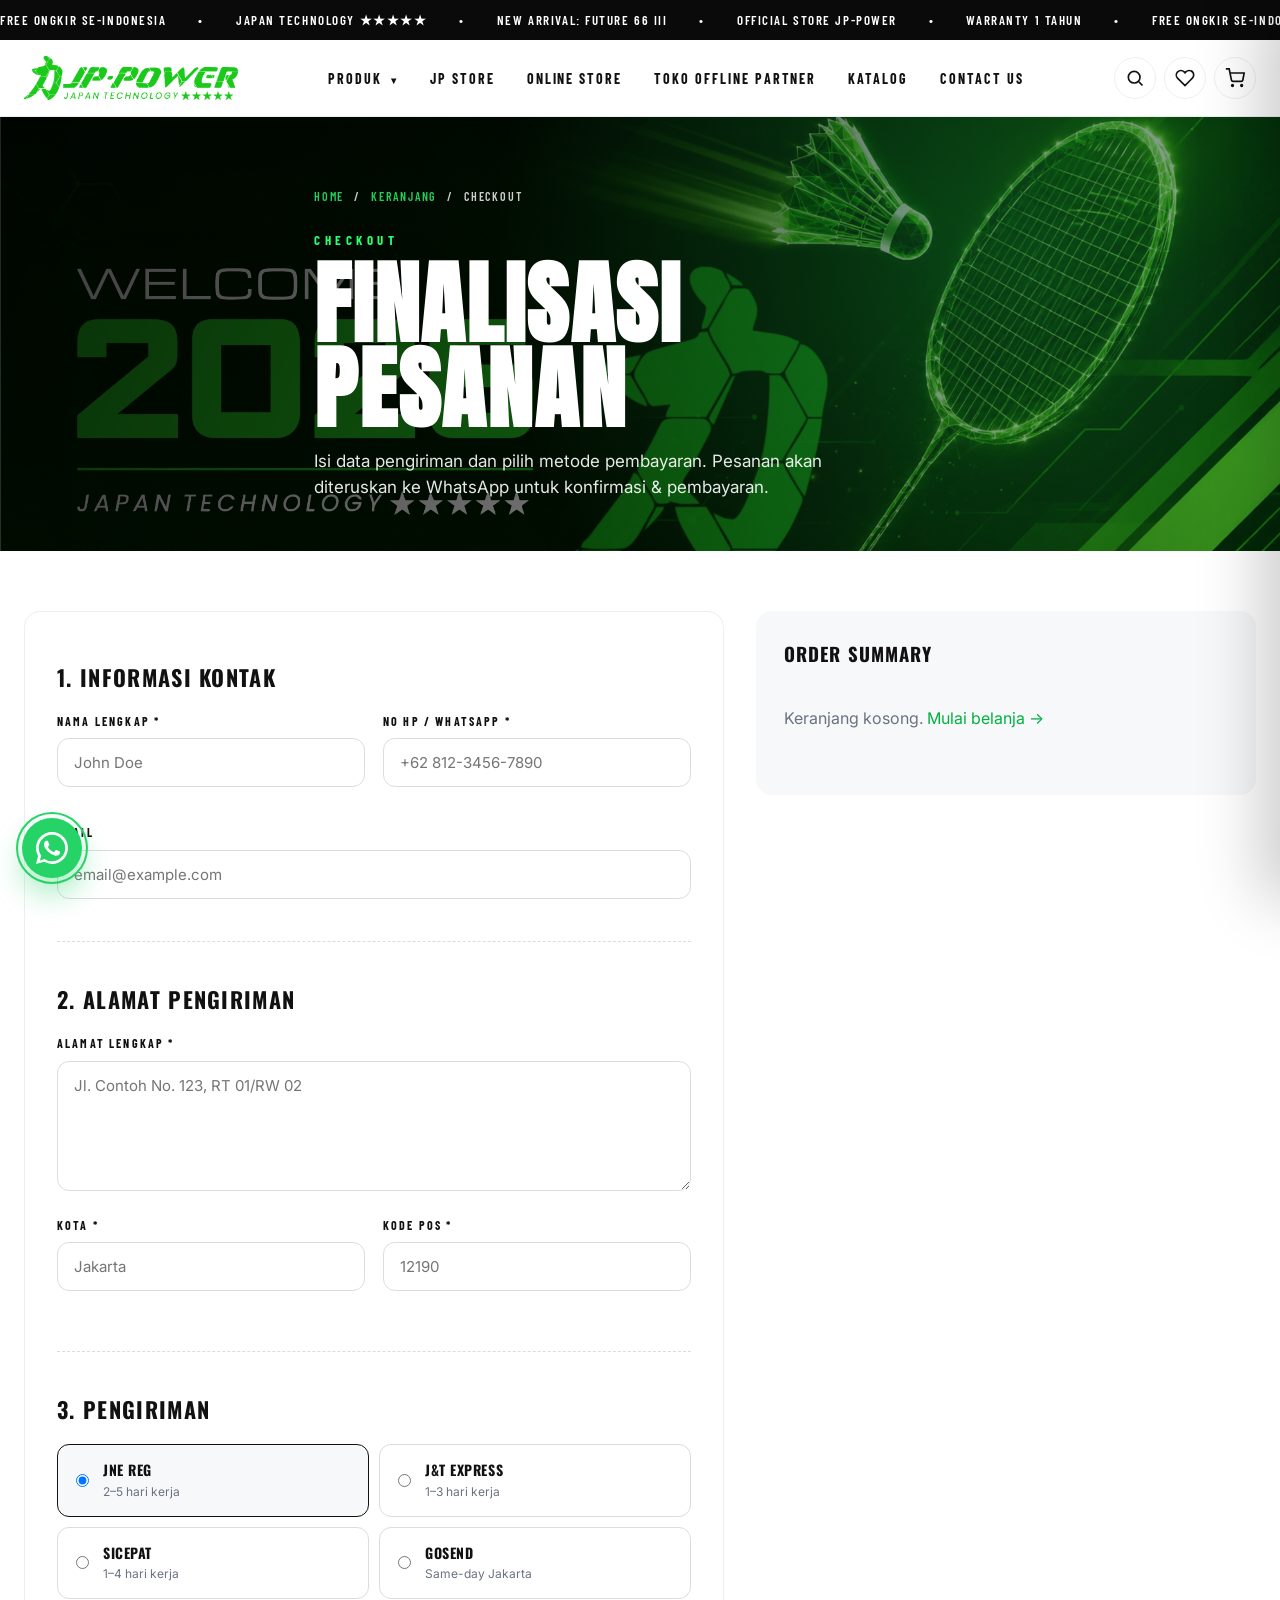
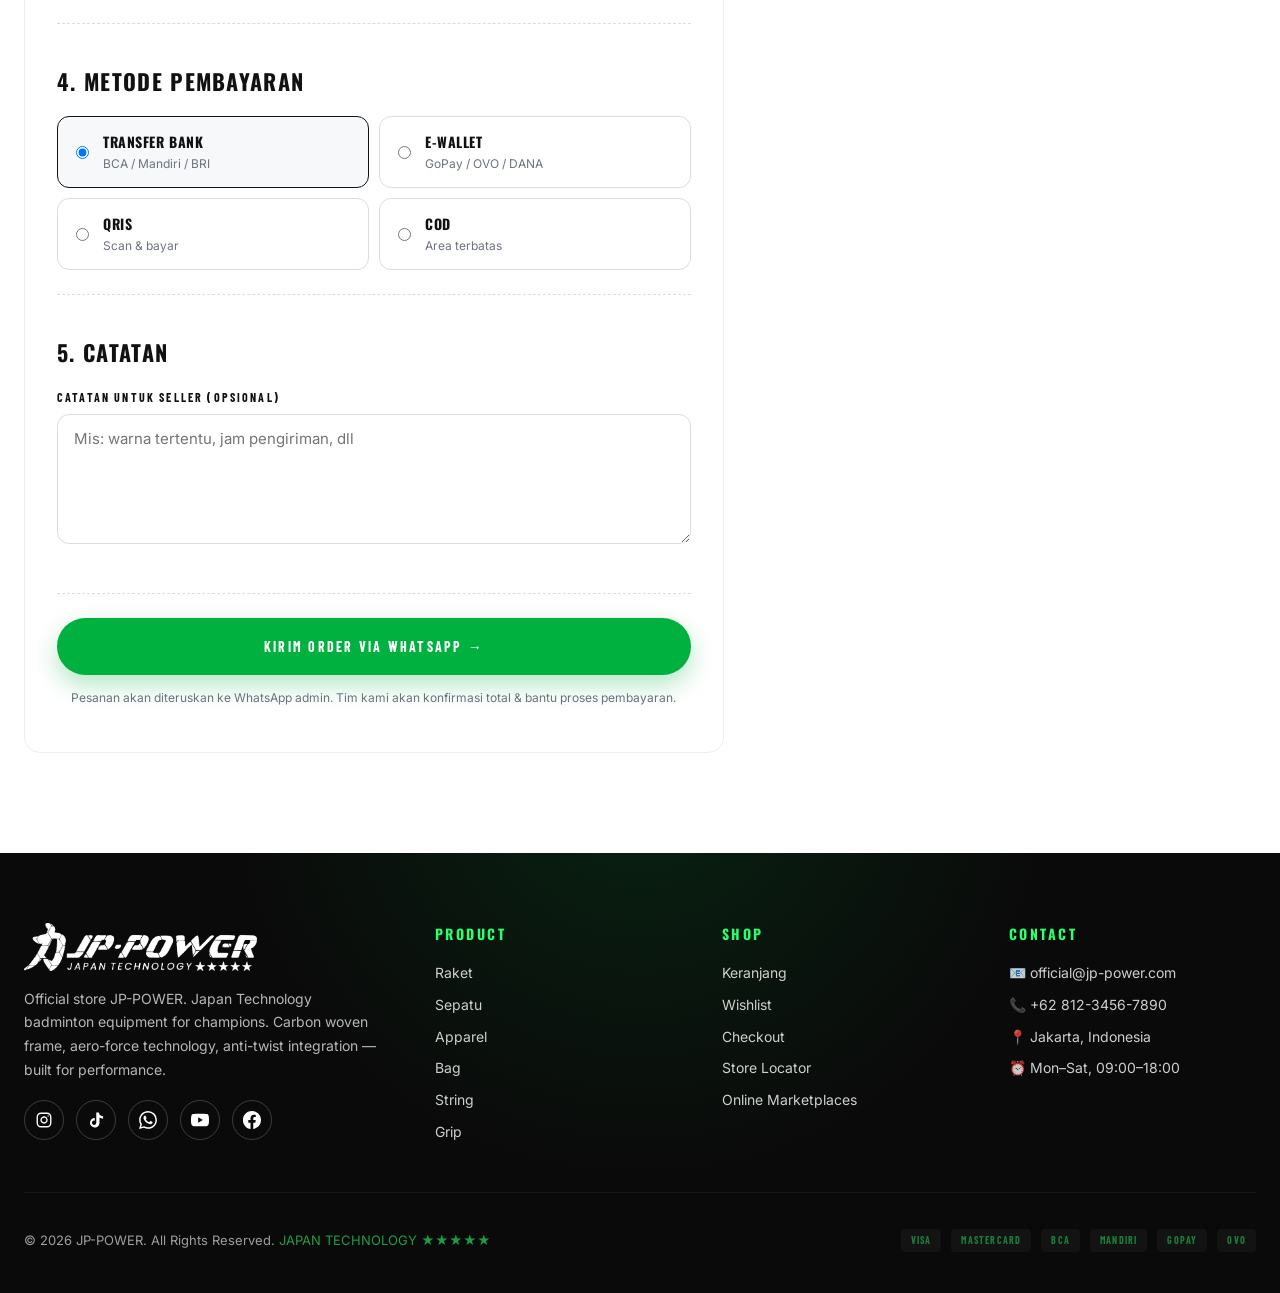
<file: checkout.html>
<!DOCTYPE html>
<html lang="id">
<head>
<meta charset="UTF-8" />
<meta name="viewport" content="width=device-width, initial-scale=1.0" />
<title>Checkout | JP-POWER Official</title>
<link rel="icon" type="image/png" sizes="192x192" href="assets/icon.png" /><link rel="shortcut icon" type="image/png" href="assets/icon.png" />

<link rel="preconnect" href="https://fonts.googleapis.com" />
<link rel="preconnect" href="https://fonts.gstatic.com" crossorigin />
<link href="https://fonts.googleapis.com/css2?family=Anton&family=Barlow+Condensed:wght@400;600;700;800&family=Inter:wght@300;400;500;600;700;800&family=Oswald:wght@300;400;500;600;700&display=swap" rel="stylesheet" />
<link rel="stylesheet" href="css/style.css?v=27" />
</head>
<body>

<div id="siteHeader"></div>

<section class="page-hero" style="padding: 70px 0 50px;">
  <div class="container page-hero-content">
    <div class="breadcrumb"><a href="index.html">HOME</a> <span>/</span> <a href="cart.html">KERANJANG</a> <span>/</span> <span>CHECKOUT</span></div>
    <span class="page-hero-eyebrow">CHECKOUT</span>
    <h1>FINALISASI PESANAN</h1>
    <p>Isi data pengiriman dan pilih metode pembayaran. Pesanan akan diteruskan ke WhatsApp untuk konfirmasi & pembayaran.</p>
  </div>
</section>

<section data-checkout-page>
  <div class="container">
    <div class="checkout-grid">
      <form class="checkout-form" id="checkoutForm">
        <div class="checkout-section">
          <h3>1. INFORMASI KONTAK</h3>
          <div class="form-row">
            <div class="form-group"><label>NAMA LENGKAP *</label><input type="text" name="name" required placeholder="John Doe" /></div>
            <div class="form-group"><label>NO HP / WHATSAPP *</label><input type="tel" name="phone" required placeholder="+62 812-3456-7890" /></div>
          </div>
          <div class="form-group"><label>EMAIL</label><input type="email" name="email" placeholder="email@example.com" /></div>
        </div>

        <div class="checkout-section">
          <h3>2. ALAMAT PENGIRIMAN</h3>
          <div class="form-group"><label>ALAMAT LENGKAP *</label><textarea name="address" required rows="3" placeholder="Jl. Contoh No. 123, RT 01/RW 02"></textarea></div>
          <div class="form-row">
            <div class="form-group"><label>KOTA *</label><input type="text" name="city" required placeholder="Jakarta" /></div>
            <div class="form-group"><label>KODE POS *</label><input type="text" name="postal" required placeholder="12190" /></div>
          </div>
        </div>

        <div class="checkout-section">
          <h3>3. PENGIRIMAN</h3>
          <div class="method-grid">
            <label class="method-card active"><input type="radio" name="shipping" value="JNE Regular" checked /><div><h5>JNE REG</h5><p>2–5 hari kerja</p></div></label>
            <label class="method-card"><input type="radio" name="shipping" value="JNT Express" /><div><h5>J&amp;T EXPRESS</h5><p>1–3 hari kerja</p></div></label>
            <label class="method-card"><input type="radio" name="shipping" value="SiCepat" /><div><h5>SICEPAT</h5><p>1–4 hari kerja</p></div></label>
            <label class="method-card"><input type="radio" name="shipping" value="GoSend Same Day (Jakarta)" /><div><h5>GOSEND</h5><p>Same-day Jakarta</p></div></label>
          </div>
        </div>

        <div class="checkout-section">
          <h3>4. METODE PEMBAYARAN</h3>
          <div class="method-grid">
            <label class="method-card active"><input type="radio" name="payment" value="Transfer Bank BCA/Mandiri/BRI" checked /><div><h5>TRANSFER BANK</h5><p>BCA / Mandiri / BRI</p></div></label>
            <label class="method-card"><input type="radio" name="payment" value="GoPay / OVO / DANA" /><div><h5>E-WALLET</h5><p>GoPay / OVO / DANA</p></div></label>
            <label class="method-card"><input type="radio" name="payment" value="QRIS" /><div><h5>QRIS</h5><p>Scan & bayar</p></div></label>
            <label class="method-card"><input type="radio" name="payment" value="COD (area terbatas)" /><div><h5>COD</h5><p>Area terbatas</p></div></label>
          </div>
        </div>

        <div class="checkout-section">
          <h3>5. CATATAN</h3>
          <div class="form-group"><label>CATATAN UNTUK SELLER (OPSIONAL)</label><textarea name="notes" rows="2" placeholder="Mis: warna tertentu, jam pengiriman, dll"></textarea></div>
        </div>

        <button type="submit" class="btn btn-primary" style="width:100%;padding:18px;font-size:14px"><span>KIRIM ORDER VIA WHATSAPP →</span></button>
        <p style="text-align:center;font-size:12px;color:var(--grey-500);margin-top:14px">Pesanan akan diteruskan ke WhatsApp admin. Tim kami akan konfirmasi total & bantu proses pembayaran.</p>
      </form>

      <div class="cart-summary" data-checkout-summary></div>
    </div>
  </div>
</section>

<div id="siteFooter"></div>

<script src="js/data.js?v=27"></script>
<script src="js/cart.js?v=27"></script>
<script src="js/ui.js?v=27"></script>
<script src="js/partials.js?v=27"></script>
<script src="js/render.js?v=27"></script>
<script src="js/main.js?v=27"></script>
</body>
</html>
</file>
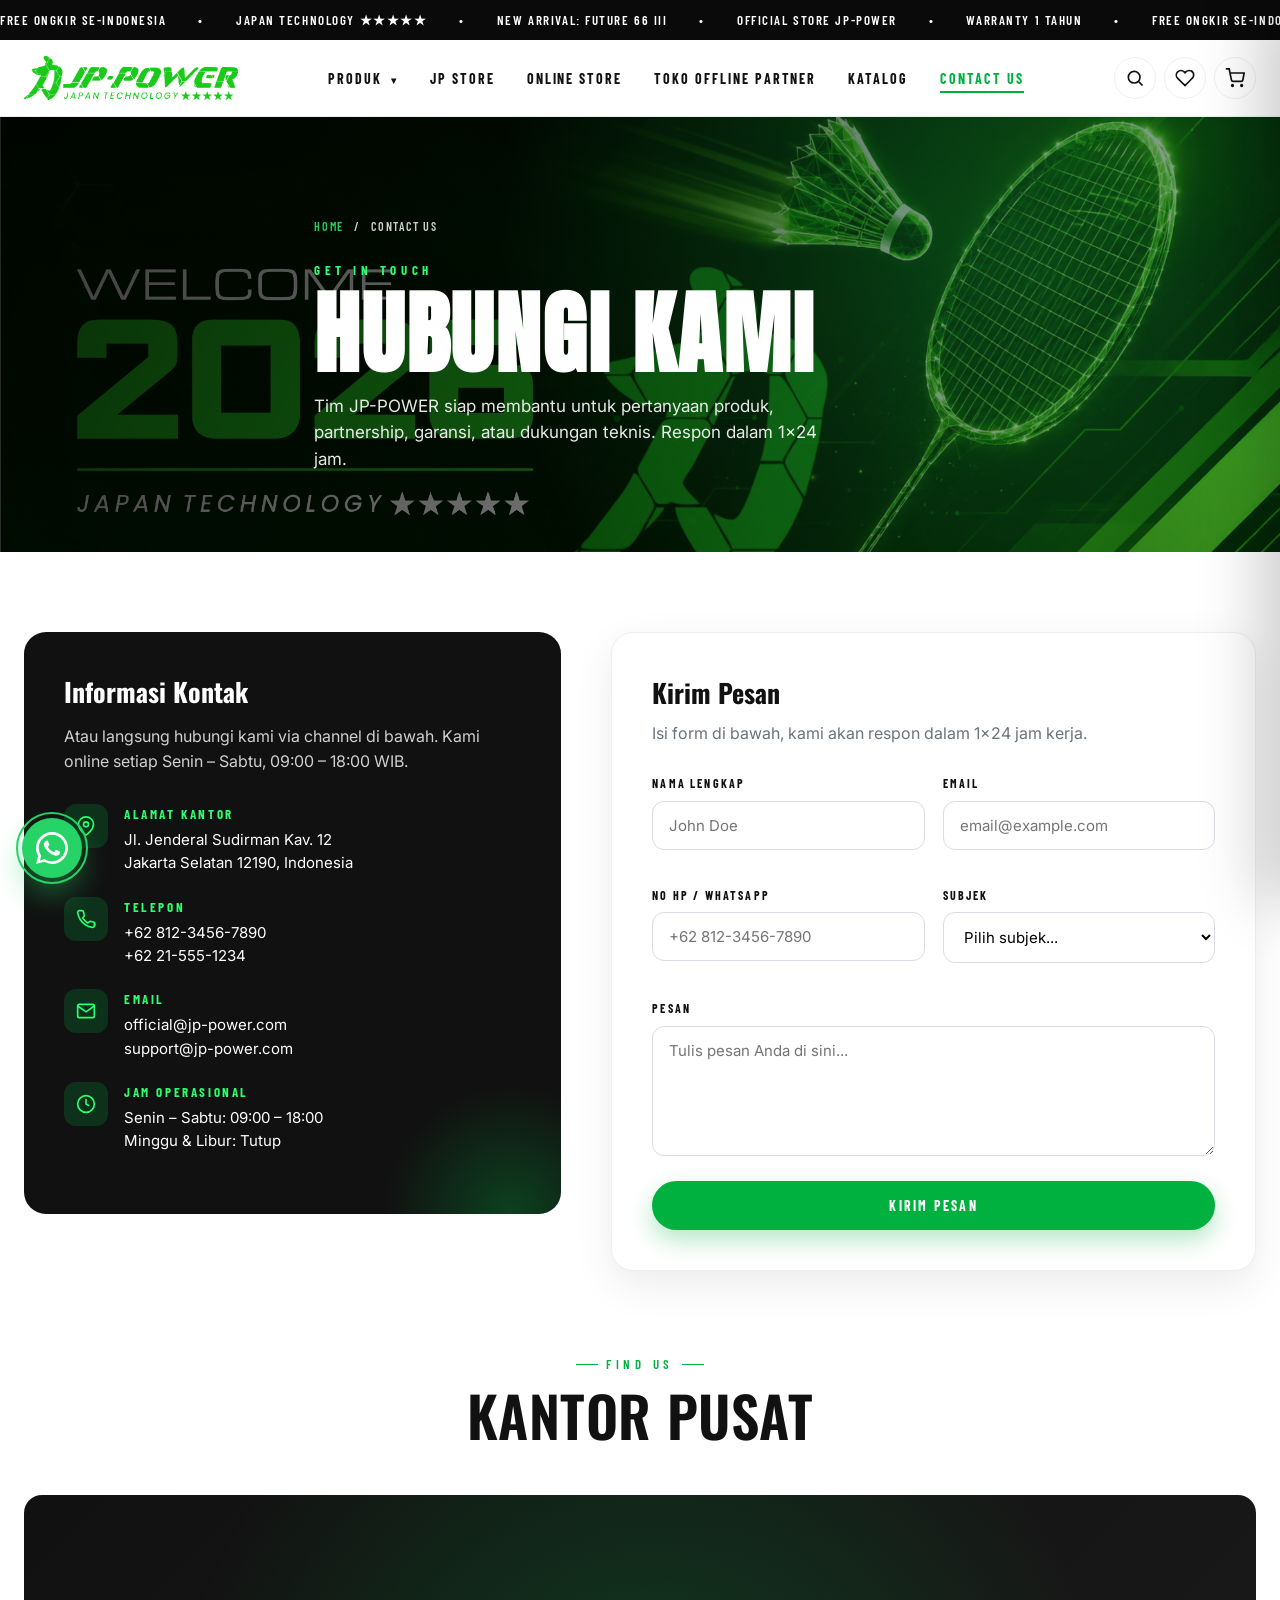
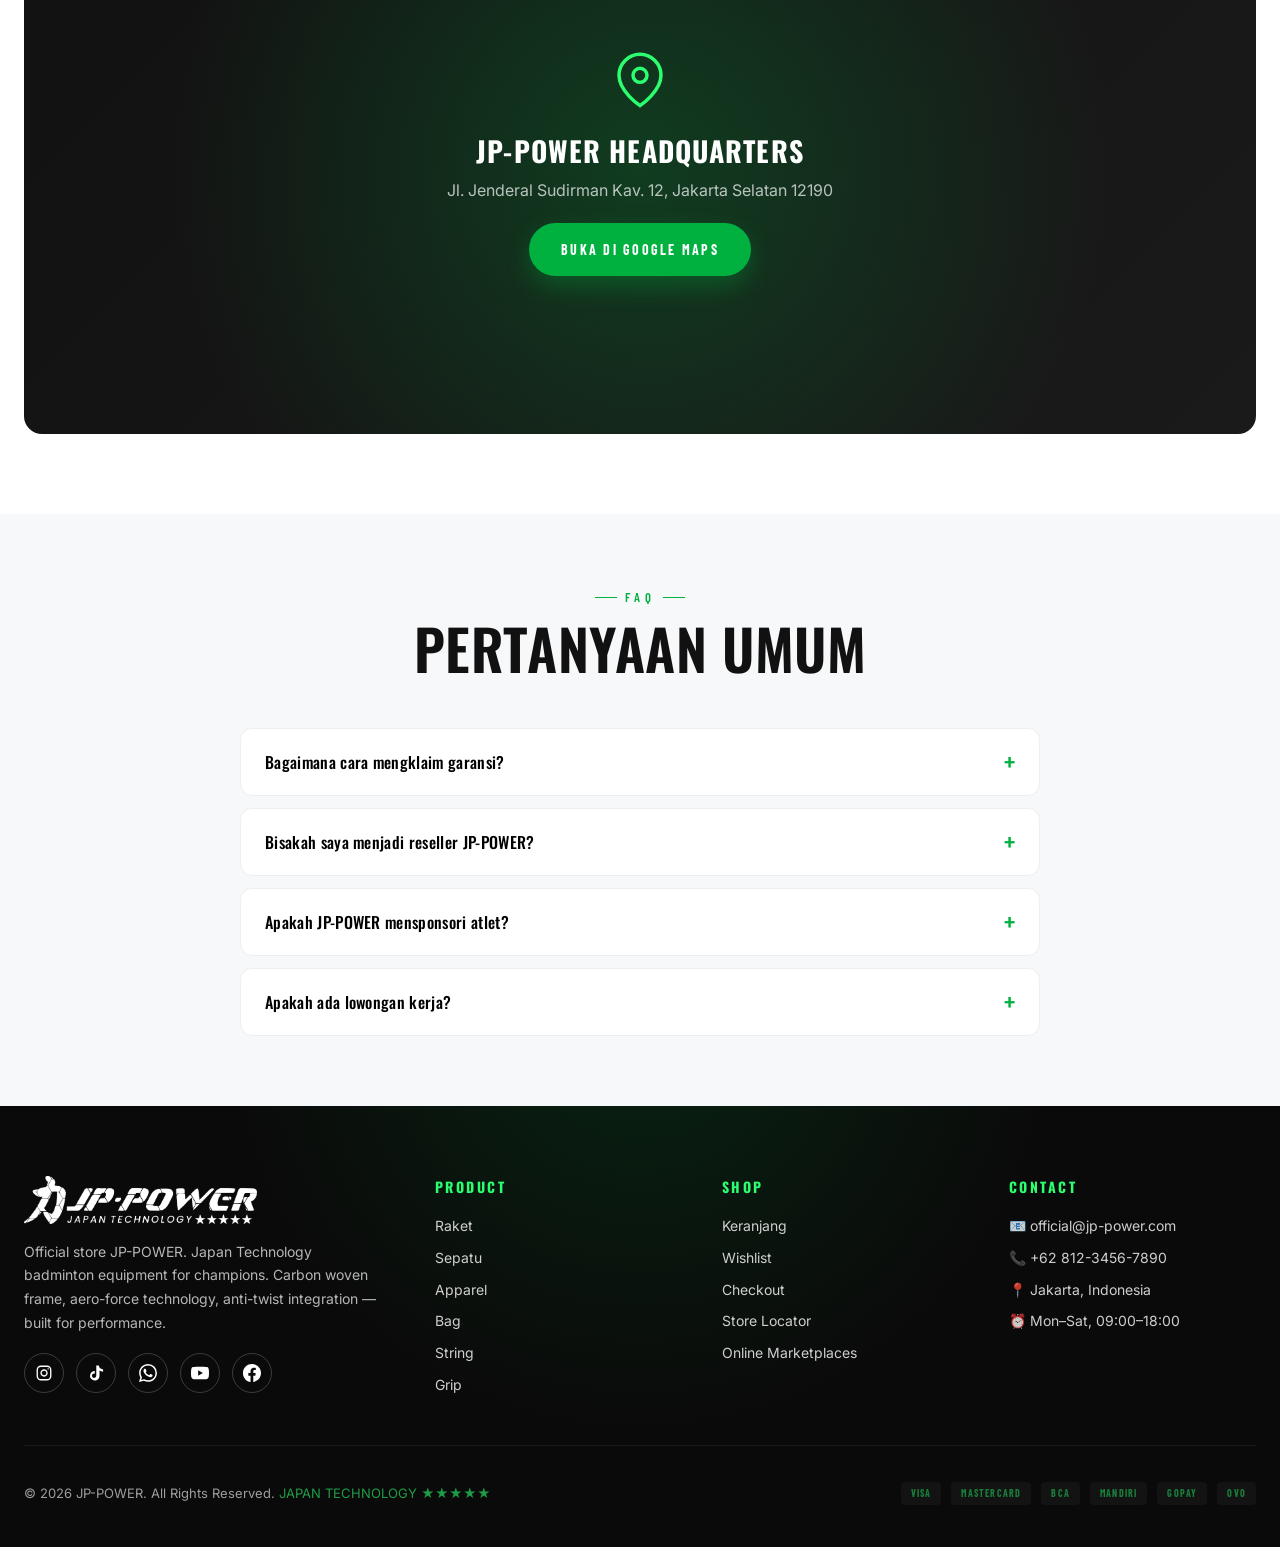
<file: contact.html>
<!DOCTYPE html>
<html lang="id">
<head>
<meta charset="UTF-8" />
<meta name="viewport" content="width=device-width, initial-scale=1.0" />
<title>Contact Us | JP-POWER Official</title>
<meta name="description" content="Hubungi tim JP-POWER untuk pertanyaan produk, partnership, atau dukungan pelanggan." />
<link rel="icon" type="image/png" sizes="192x192" href="assets/icon.png" /><link rel="shortcut icon" type="image/png" href="assets/icon.png" />

<link rel="preconnect" href="https://fonts.googleapis.com" />
<link rel="preconnect" href="https://fonts.gstatic.com" crossorigin />
<link href="https://fonts.googleapis.com/css2?family=Anton&family=Barlow+Condensed:wght@400;600;700;800&family=Inter:wght@300;400;500;600;700;800&family=Oswald:wght@300;400;500;600;700&display=swap" rel="stylesheet" />
<link rel="stylesheet" href="css/style.css?v=27" />
</head>
<body>

<div id="siteHeader"></div>

<section class="page-hero">
  <div class="container page-hero-content">
    <div class="breadcrumb"><a href="index.html">HOME</a> <span>/</span> <span>CONTACT US</span></div>
    <span class="page-hero-eyebrow">GET IN TOUCH</span>
    <h1>HUBUNGI KAMI</h1>
    <p>Tim JP-POWER siap membantu untuk pertanyaan produk, partnership, garansi, atau dukungan teknis. Respon dalam 1×24 jam.</p>
  </div>
</section>

<section class="contact-section">
  <div class="container">
    <div class="contact-grid">
      <div class="contact-info-card reveal">
        <h3>Informasi Kontak</h3>
        <p>Atau langsung hubungi kami via channel di bawah. Kami online setiap Senin – Sabtu, 09:00 – 18:00 WIB.</p>
        <div class="ci-item">
          <div class="ci-icon"><svg viewBox="0 0 24 24" width="20" height="20" fill="none" stroke="currentColor" stroke-width="2"><path d="M21 10c0 7-9 13-9 13s-9-6-9-13a9 9 0 0 1 18 0z"/><circle cx="12" cy="10" r="3"/></svg></div>
          <div><h5>ALAMAT KANTOR</h5><p>Jl. Jenderal Sudirman Kav. 12<br/>Jakarta Selatan 12190, Indonesia</p></div>
        </div>
        <div class="ci-item">
          <div class="ci-icon"><svg viewBox="0 0 24 24" width="20" height="20" fill="none" stroke="currentColor" stroke-width="2"><path d="M22 16.9V20a2 2 0 0 1-2.2 2 19.8 19.8 0 0 1-8.6-3.1 19.5 19.5 0 0 1-6-6A19.8 19.8 0 0 1 2 4.2 2 2 0 0 1 4 2h3.1a2 2 0 0 1 2 1.7l.7 3.5a2 2 0 0 1-.5 1.9L8 10.7a16 16 0 0 0 6 6l1.6-1.3a2 2 0 0 1 1.9-.5l3.5.7a2 2 0 0 1 1.7 2z"/></svg></div>
          <div><h5>TELEPON</h5><p>+62 812-3456-7890<br/>+62 21-555-1234</p></div>
        </div>
        <div class="ci-item">
          <div class="ci-icon"><svg viewBox="0 0 24 24" width="20" height="20" fill="none" stroke="currentColor" stroke-width="2"><path d="M4 4h16c1.1 0 2 .9 2 2v12c0 1.1-.9 2-2 2H4c-1.1 0-2-.9-2-2V6c0-1.1.9-2 2-2z"/><polyline points="22 6 12 13 2 6"/></svg></div>
          <div><h5>EMAIL</h5><p>official@jp-power.com<br/>support@jp-power.com</p></div>
        </div>
        <div class="ci-item">
          <div class="ci-icon"><svg viewBox="0 0 24 24" width="20" height="20" fill="none" stroke="currentColor" stroke-width="2"><circle cx="12" cy="12" r="10"/><polyline points="12 6 12 12 16 14"/></svg></div>
          <div><h5>JAM OPERASIONAL</h5><p>Senin – Sabtu: 09:00 – 18:00<br/>Minggu &amp; Libur: Tutup</p></div>
        </div>
      </div>

      <form class="contact-form reveal reveal-delay-1" id="contactForm">
        <h3>Kirim Pesan</h3>
        <p>Isi form di bawah, kami akan respon dalam 1×24 jam kerja.</p>
        <div class="form-row">
          <div class="form-group"><label>NAMA LENGKAP</label><input type="text" placeholder="John Doe" required /></div>
          <div class="form-group"><label>EMAIL</label><input type="email" placeholder="email@example.com" required /></div>
        </div>
        <div class="form-row">
          <div class="form-group"><label>NO HP / WHATSAPP</label><input type="tel" placeholder="+62 812-3456-7890" required /></div>
          <div class="form-group"><label>SUBJEK</label>
            <select required>
              <option value="">Pilih subjek...</option>
              <option>Pertanyaan Produk</option>
              <option>Klaim Garansi</option>
              <option>Partnership / Reseller</option>
              <option>Sponsorship</option>
              <option>Career</option>
              <option>Lainnya</option>
            </select>
          </div>
        </div>
        <div class="form-group"><label>PESAN</label><textarea placeholder="Tulis pesan Anda di sini..." required></textarea></div>
        <button type="submit" class="btn btn-primary" style="width:100%"><span>KIRIM PESAN</span></button>
      </form>
    </div>
  </div>
</section>

<!-- MAP / OFFICE -->
<section style="padding: 0 0 80px;">
  <div class="container">
    <div class="section-head reveal">
      <span class="section-eyebrow">FIND US</span>
      <h2 class="section-title">KANTOR PUSAT</h2>
    </div>
    <div class="reveal" style="aspect-ratio:16/7;border-radius:18px;overflow:hidden;background:linear-gradient(135deg,var(--ink),#1a1a1a);position:relative;display:grid;place-items:center;color:#fff;text-align:center;padding:40px;">
      <div style="position:absolute;inset:0;background:radial-gradient(circle at 50% 50%,rgba(0,177,64,.25) 0%,transparent 70%);"></div>
      <div style="position:relative;z-index:1">
        <svg viewBox="0 0 24 24" width="56" height="56" fill="none" stroke="var(--green-neon)" stroke-width="1.5"><path d="M21 10c0 7-9 13-9 13s-9-6-9-13a9 9 0 0 1 18 0z"/><circle cx="12" cy="10" r="3"/></svg>
        <h3 style="font-family:'Oswald',sans-serif;font-size:28px;margin:14px 0 6px;letter-spacing:.04em;">JP-POWER HEADQUARTERS</h3>
        <p style="margin:0;opacity:.7">Jl. Jenderal Sudirman Kav. 12, Jakarta Selatan 12190</p>
        <a href="https://maps.google.com" target="_blank" class="btn btn-primary" style="margin-top:20px"><span>BUKA DI GOOGLE MAPS</span></a>
      </div>
    </div>
  </div>
</section>

<!-- FAQ -->
<section class="faq-section">
  <div class="container">
    <div class="section-head reveal">
      <span class="section-eyebrow">FAQ</span>
      <h2 class="section-title">PERTANYAAN UMUM</h2>
    </div>
    <div class="faq-list">
      <div class="faq-item reveal"><button class="faq-q">Bagaimana cara mengklaim garansi?</button><div class="faq-a"><div>Hubungi customer service kami via WhatsApp atau email dengan menyertakan foto produk, bukti pembelian, dan keterangan kerusakan. Tim kami akan memandu proses klaim dalam 1×24 jam.</div></div></div>
      <div class="faq-item reveal"><button class="faq-q">Bisakah saya menjadi reseller JP-POWER?</button><div class="faq-a"><div>Tentu! Kami membuka peluang reseller dengan benefit eksklusif. Isi form di atas dengan subjek "Partnership / Reseller" atau email langsung ke partnership@jp-power.com untuk informasi lebih lanjut.</div></div></div>
      <div class="faq-item reveal"><button class="faq-q">Apakah JP-POWER mensponsori atlet?</button><div class="faq-a"><div>Ya, kami memiliki program sponsorship untuk atlet muda berprestasi dan klub badminton. Kirim profil + prestasi Anda via form dengan subjek "Sponsorship".</div></div></div>
      <div class="faq-item reveal"><button class="faq-q">Apakah ada lowongan kerja?</button><div class="faq-a"><div>Update lowongan kerja kami publish di LinkedIn JP-POWER Official. Anda juga bisa kirim CV terbuka ke career@jp-power.com.</div></div></div>
    </div>
  </div>
</section>

<div id="siteFooter"></div>

<script src="js/data.js?v=27"></script>
<script src="js/cart.js?v=27"></script>
<script src="js/ui.js?v=27"></script>
<script src="js/partials.js?v=27"></script>
<script src="js/render.js?v=27"></script>
<script src="js/main.js?v=27"></script>
</body>
</html>
</file>
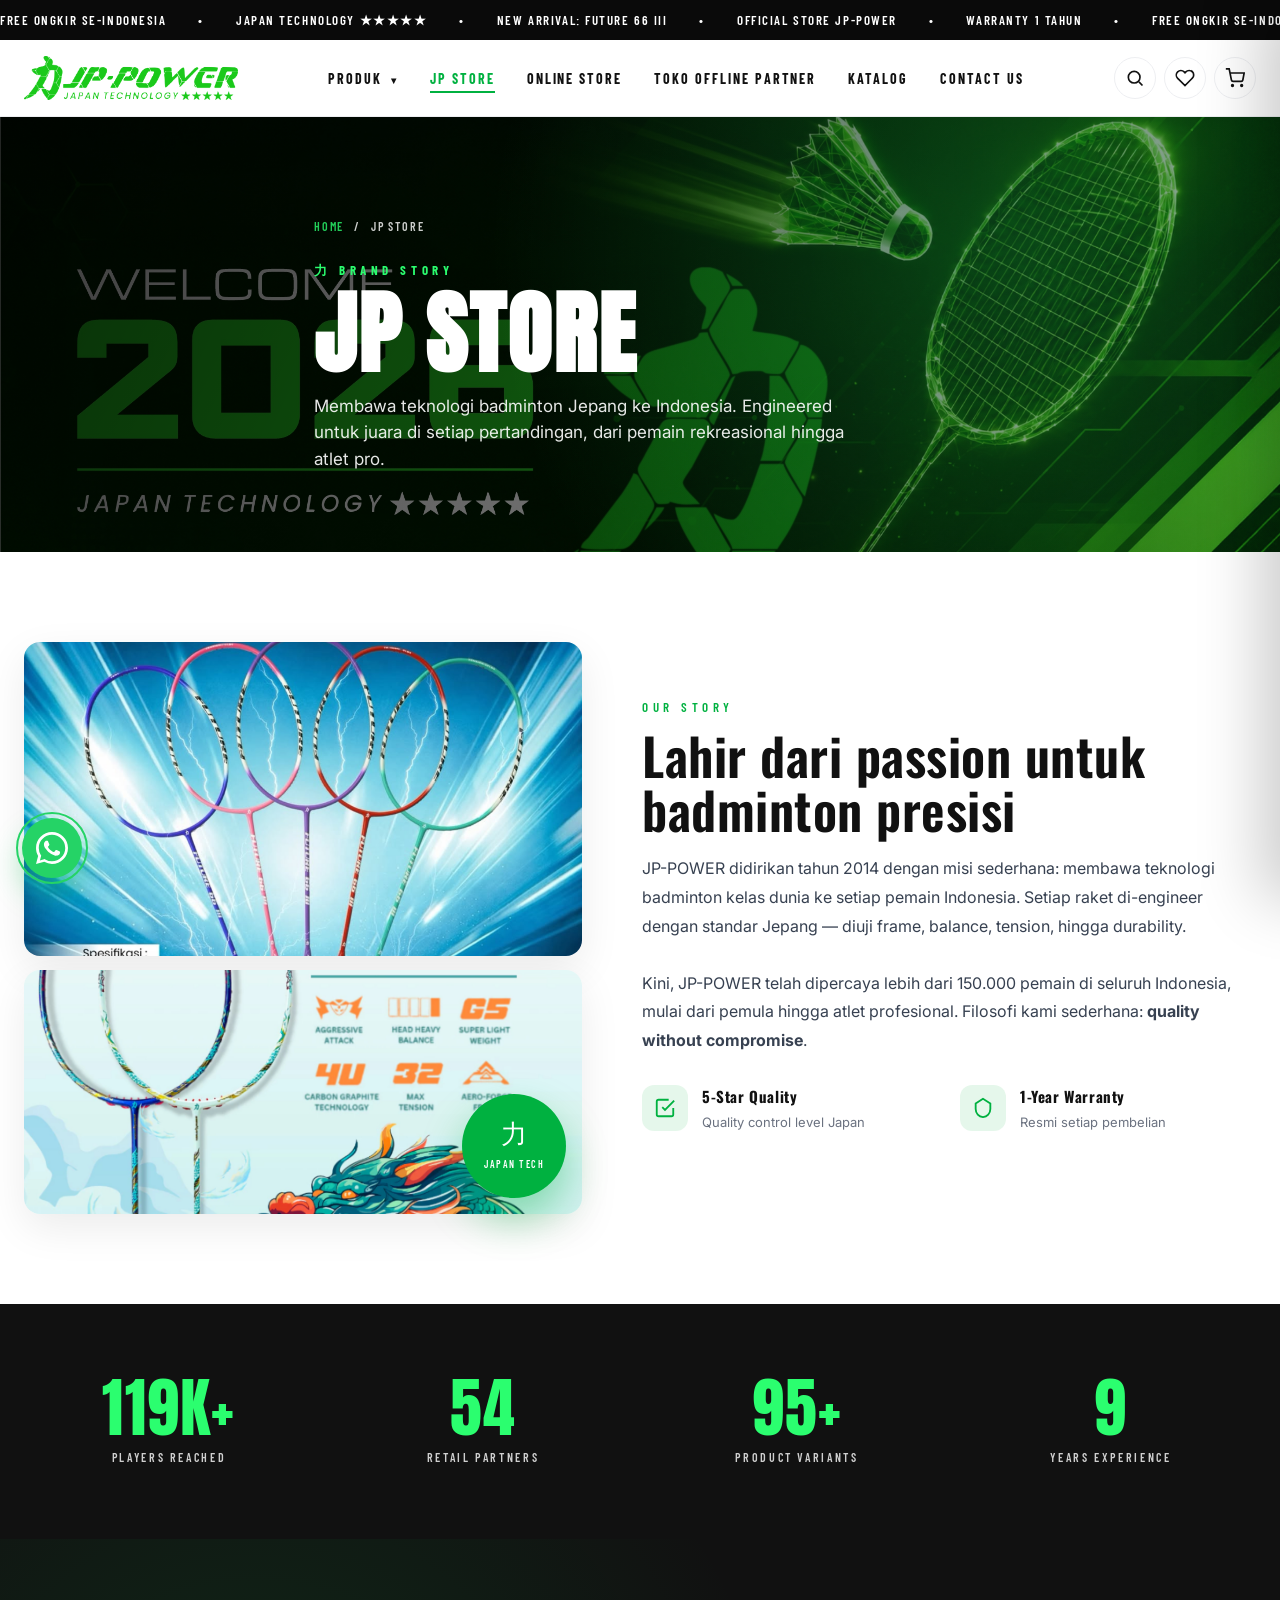
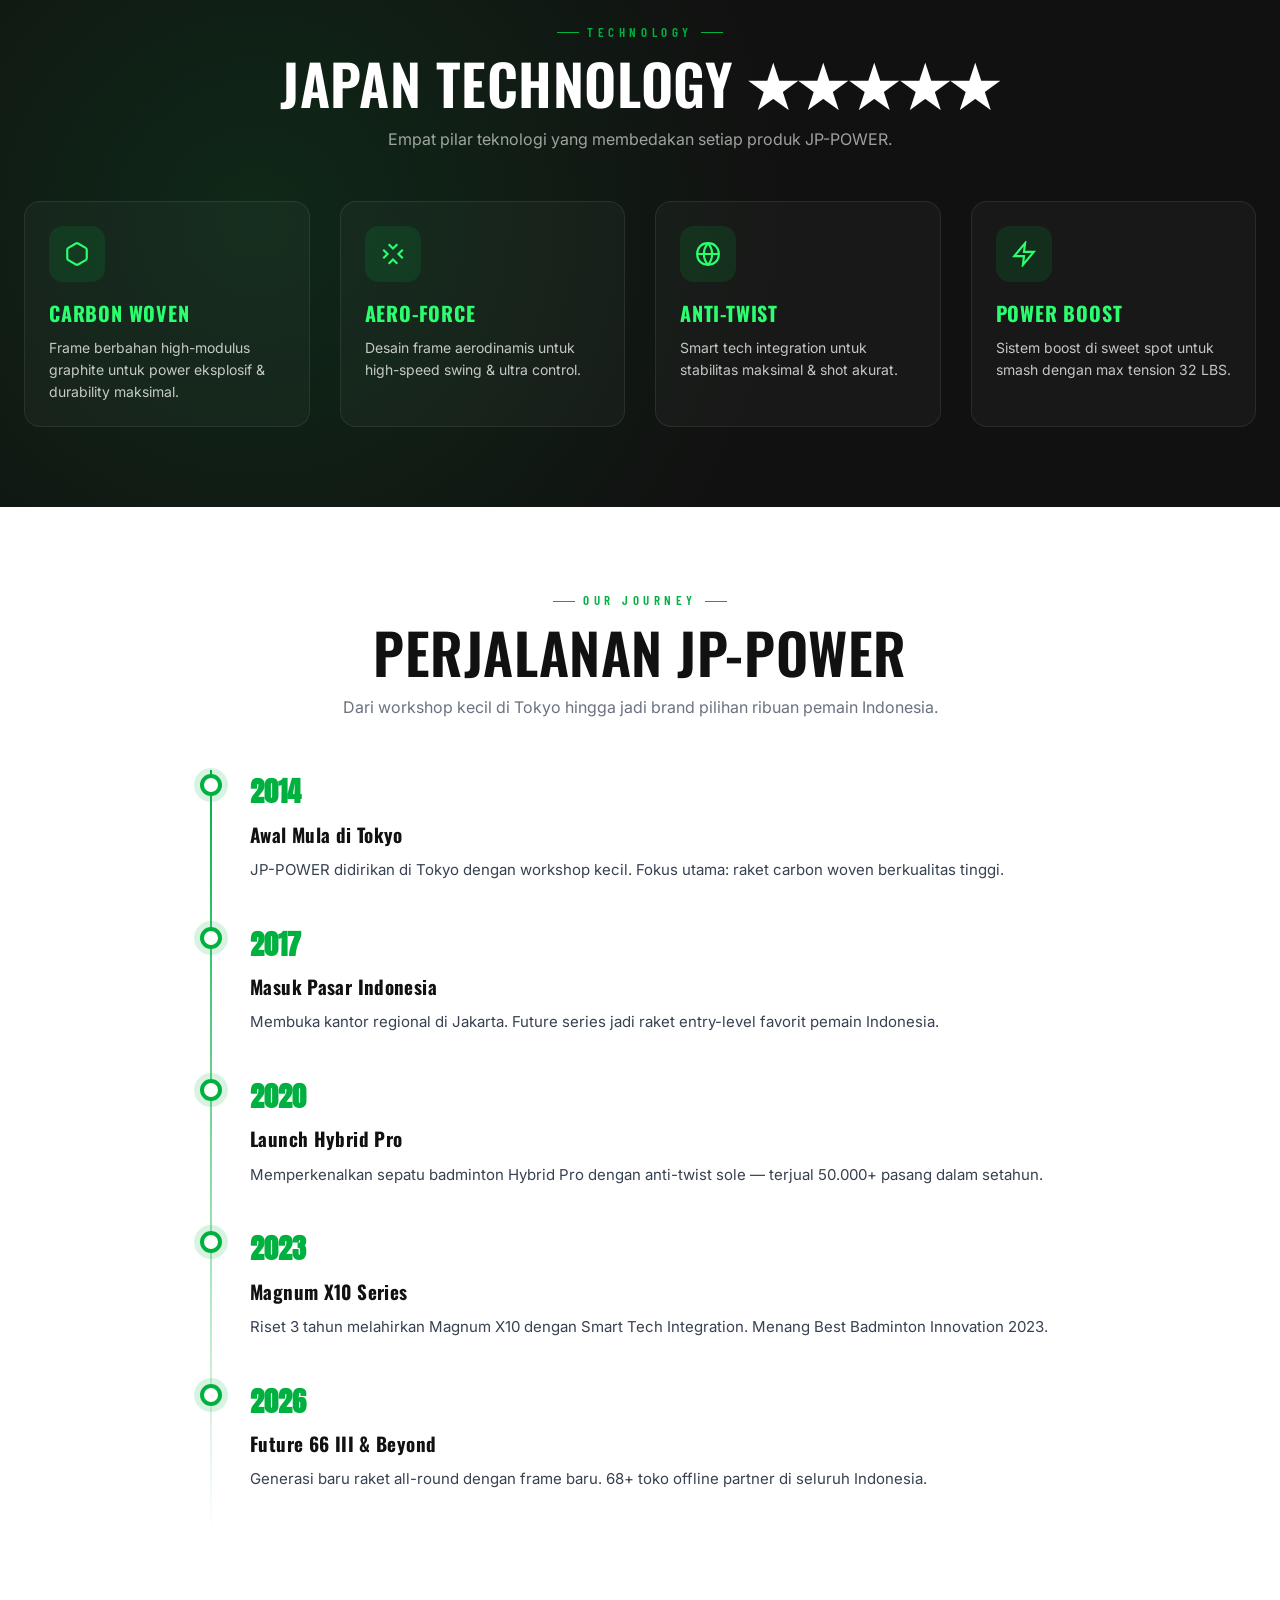
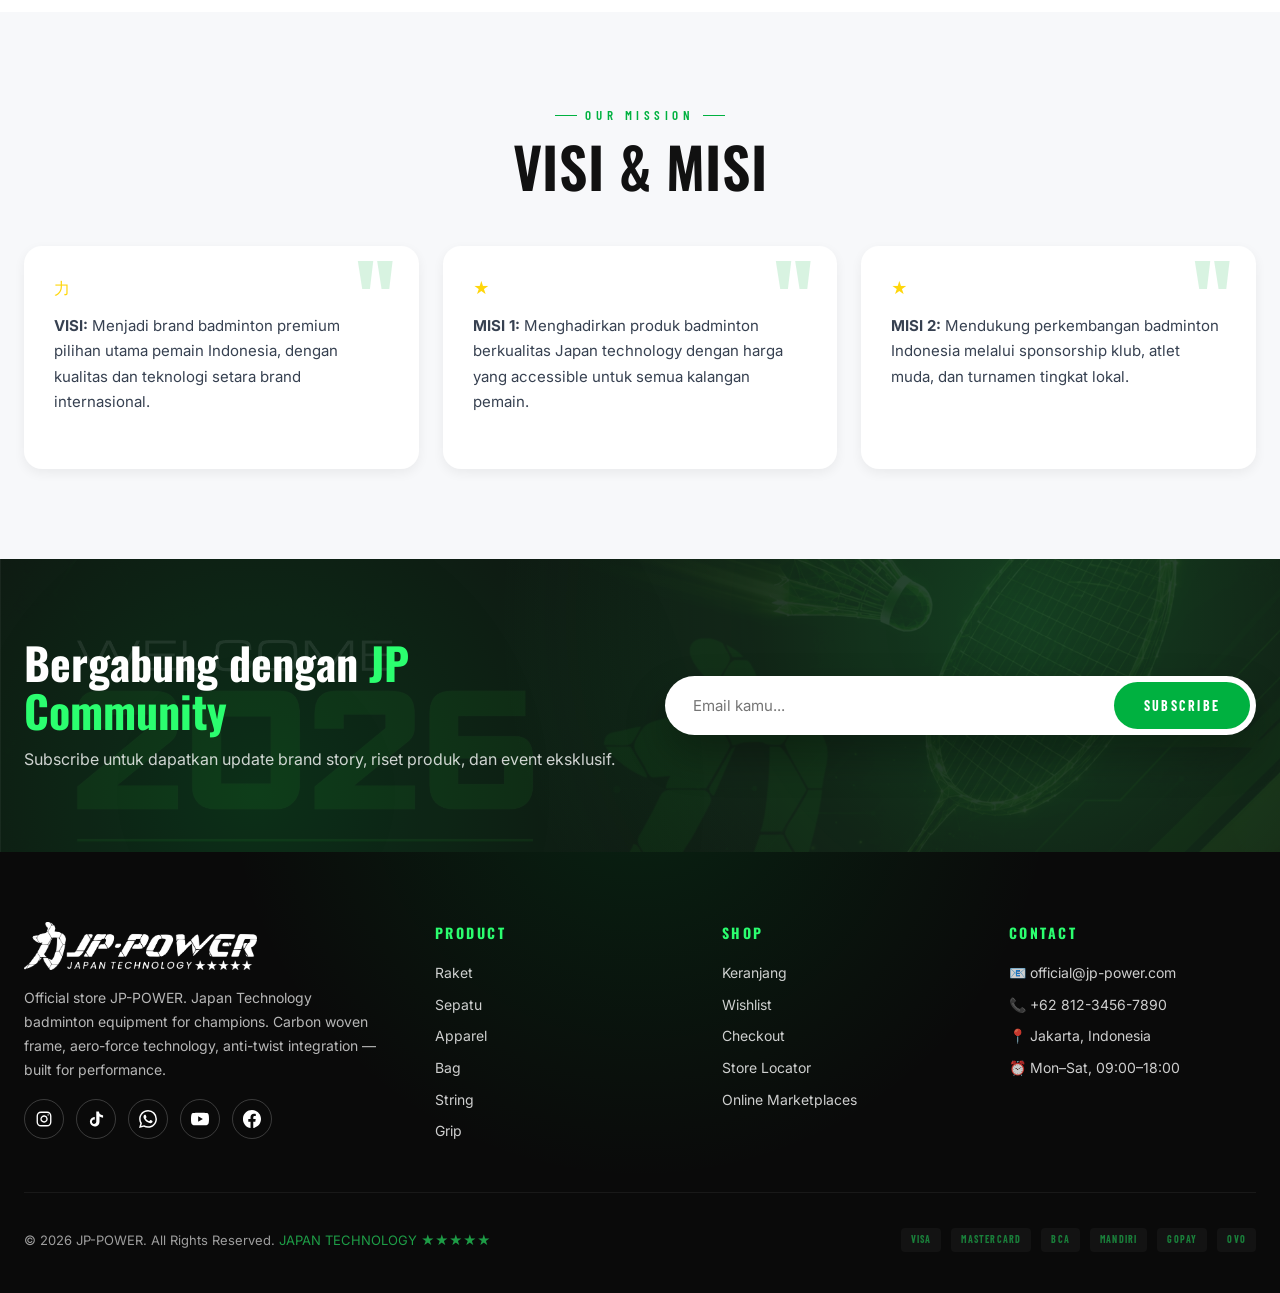
<file: jp-store.html>
<!DOCTYPE html>
<html lang="id">
<head>
<meta charset="UTF-8" />
<meta name="viewport" content="width=device-width, initial-scale=1.0" />
<title>JP Store | JP-POWER Official</title>
<meta name="description" content="Tentang JP-POWER. Brand story, technology, dan visi misi." />
<link rel="icon" type="image/png" sizes="192x192" href="assets/icon.png" /><link rel="shortcut icon" type="image/png" href="assets/icon.png" />

<link rel="preconnect" href="https://fonts.googleapis.com" />
<link rel="preconnect" href="https://fonts.gstatic.com" crossorigin />
<link href="https://fonts.googleapis.com/css2?family=Anton&family=Barlow+Condensed:wght@400;600;700;800&family=Inter:wght@300;400;500;600;700;800&family=Oswald:wght@300;400;500;600;700&display=swap" rel="stylesheet" />
<link rel="stylesheet" href="css/style.css?v=27" />
</head>
<body>

<div id="siteHeader"></div>

<section class="page-hero">
  <div class="container page-hero-content">
    <div class="breadcrumb"><a href="index.html">HOME</a> <span>/</span> <span>JP STORE</span></div>
    <span class="page-hero-eyebrow">力 BRAND STORY</span>
    <h1>JP STORE</h1>
    <p>Membawa teknologi badminton Jepang ke Indonesia. Engineered untuk juara di setiap pertandingan, dari pemain rekreasional hingga atlet pro.</p>
  </div>
</section>

<!-- BRAND STORY -->
<section class="brand-story">
  <div class="container">
    <div class="bs-grid">
      <div class="bs-images reveal">
        <div class="bs-img-1"><img src="assets/feed3.jpg" alt="Future 66 III" /></div>
        <div class="bs-img-2"><img src="assets/unggulan2.jpg" alt="Dragon Z" /></div>
        <div class="bs-floating-badge"><div><span>力</span><br/><small>JAPAN TECH</small></div></div>
      </div>
      <div class="bs-content reveal reveal-delay-1">
        <span class="section-eyebrow">OUR STORY</span>
        <h2 class="bs-title">Lahir dari passion untuk badminton presisi</h2>
        <p>JP-POWER didirikan tahun 2014 dengan misi sederhana: membawa teknologi badminton kelas dunia ke setiap pemain Indonesia. Setiap raket di-engineer dengan standar Jepang — diuji frame, balance, tension, hingga durability.</p>
        <p>Kini, JP-POWER telah dipercaya lebih dari 150.000 pemain di seluruh Indonesia, mulai dari pemula hingga atlet profesional. Filosofi kami sederhana: <strong>quality without compromise</strong>.</p>
        <div class="bs-features">
          <div class="bs-feat"><div class="bs-feat-icon"><svg viewBox="0 0 24 24" width="22" height="22" fill="none" stroke="currentColor" stroke-width="2"><path d="m9 11 3 3L22 4"/><path d="M21 12v7a2 2 0 0 1-2 2H5a2 2 0 0 1-2-2V5a2 2 0 0 1 2-2h11"/></svg></div><div><h4>5-Star Quality</h4><p>Quality control level Japan</p></div></div>
          <div class="bs-feat"><div class="bs-feat-icon"><svg viewBox="0 0 24 24" width="22" height="22" fill="none" stroke="currentColor" stroke-width="2"><path d="M12 2 4 7v6c0 5 3.5 8.5 8 9 4.5-.5 8-4 8-9V7l-8-5z"/></svg></div><div><h4>1-Year Warranty</h4><p>Resmi setiap pembelian</p></div></div>
        </div>
      </div>
    </div>
  </div>
</section>

<!-- STATS -->
<section class="stats">
  <div class="container">
    <div class="stats-grid">
      <div class="stat-item"><div class="stat-num" data-count="150" data-suffix="K+">0</div><div class="stat-label">PLAYERS REACHED</div></div>
      <div class="stat-item"><div class="stat-num" data-count="68" data-suffix="">0</div><div class="stat-label">RETAIL PARTNERS</div></div>
      <div class="stat-item"><div class="stat-num" data-count="120" data-suffix="+">0</div><div class="stat-label">PRODUCT VARIANTS</div></div>
      <div class="stat-item"><div class="stat-num" data-count="12" data-suffix="">0</div><div class="stat-label">YEARS EXPERIENCE</div></div>
    </div>
  </div>
</section>

<!-- TECHNOLOGY -->
<section class="tech-strip" id="tech">
  <div class="container">
    <div class="section-head reveal" style="color:#fff">
      <span class="section-eyebrow">TECHNOLOGY</span>
      <h2 class="section-title">JAPAN TECHNOLOGY ★★★★★</h2>
      <p class="section-sub" style="color:rgba(255,255,255,.6)">Empat pilar teknologi yang membedakan setiap produk JP-POWER.</p>
    </div>
    <div class="tech-items">
      <div class="tech-item reveal"><div class="tech-icon"><svg viewBox="0 0 24 24" width="26" height="26" fill="none" stroke="currentColor" stroke-width="2"><path d="M21 16V8a2 2 0 0 0-1-1.7l-7-4a2 2 0 0 0-2 0l-7 4A2 2 0 0 0 3 8v8a2 2 0 0 0 1 1.7l7 4a2 2 0 0 0 2 0l7-4A2 2 0 0 0 21 16z"/></svg></div><h3>CARBON WOVEN</h3><p>Frame berbahan high-modulus graphite untuk power eksplosif & durability maksimal.</p></div>
      <div class="tech-item reveal reveal-delay-1"><div class="tech-icon"><svg viewBox="0 0 24 24" width="26" height="26" fill="none" stroke="currentColor" stroke-width="2"><path d="m21 16-4-4 4-4M3 8l4 4-4 4M16 3l-4 4-4-4M8 21l4-4 4 4"/></svg></div><h3>AERO-FORCE</h3><p>Desain frame aerodinamis untuk high-speed swing & ultra control.</p></div>
      <div class="tech-item reveal reveal-delay-2"><div class="tech-icon"><svg viewBox="0 0 24 24" width="26" height="26" fill="none" stroke="currentColor" stroke-width="2"><path d="M12 2C6 2 2 6 2 12s4 10 10 10 10-4 10-10S18 2 12 2z"/><path d="M2 12h20M12 2a15 15 0 0 1 0 20M12 2a15 15 0 0 0 0 20"/></svg></div><h3>ANTI-TWIST</h3><p>Smart tech integration untuk stabilitas maksimal & shot akurat.</p></div>
      <div class="tech-item reveal reveal-delay-3"><div class="tech-icon"><svg viewBox="0 0 24 24" width="26" height="26" fill="none" stroke="currentColor" stroke-width="2"><path d="M13 2 3 14h9l-1 8 10-12h-9l1-8z"/></svg></div><h3>POWER BOOST</h3><p>Sistem boost di sweet spot untuk smash dengan max tension 32 LBS.</p></div>
    </div>
  </div>
</section>

<!-- TIMELINE -->
<section class="timeline" id="timeline">
  <div class="container">
    <div class="section-head reveal">
      <span class="section-eyebrow">OUR JOURNEY</span>
      <h2 class="section-title">PERJALANAN JP-POWER</h2>
      <p class="section-sub">Dari workshop kecil di Tokyo hingga jadi brand pilihan ribuan pemain Indonesia.</p>
    </div>
    <div class="timeline-track">
      <div class="timeline-item reveal"><div class="timeline-dot"></div><h3 class="timeline-year">2014</h3><h4>Awal Mula di Tokyo</h4><p>JP-POWER didirikan di Tokyo dengan workshop kecil. Fokus utama: raket carbon woven berkualitas tinggi.</p></div>
      <div class="timeline-item reveal"><div class="timeline-dot"></div><h3 class="timeline-year">2017</h3><h4>Masuk Pasar Indonesia</h4><p>Membuka kantor regional di Jakarta. Future series jadi raket entry-level favorit pemain Indonesia.</p></div>
      <div class="timeline-item reveal"><div class="timeline-dot"></div><h3 class="timeline-year">2020</h3><h4>Launch Hybrid Pro</h4><p>Memperkenalkan sepatu badminton Hybrid Pro dengan anti-twist sole — terjual 50.000+ pasang dalam setahun.</p></div>
      <div class="timeline-item reveal"><div class="timeline-dot"></div><h3 class="timeline-year">2023</h3><h4>Magnum X10 Series</h4><p>Riset 3 tahun melahirkan Magnum X10 dengan Smart Tech Integration. Menang Best Badminton Innovation 2023.</p></div>
      <div class="timeline-item reveal"><div class="timeline-dot"></div><h3 class="timeline-year">2026</h3><h4>Future 66 III &amp; Beyond</h4><p>Generasi baru raket all-round dengan frame baru. 68+ toko offline partner di seluruh Indonesia.</p></div>
    </div>
  </div>
</section>

<!-- TEAM / VISION -->
<section class="testimonials">
  <div class="container">
    <div class="section-head reveal">
      <span class="section-eyebrow">OUR MISSION</span>
      <h2 class="section-title">VISI &amp; MISI</h2>
    </div>
    <div class="test-grid">
      <div class="test-card reveal">
        <div class="test-stars">力</div>
        <p><strong>VISI:</strong> Menjadi brand badminton premium pilihan utama pemain Indonesia, dengan kualitas dan teknologi setara brand internasional.</p>
      </div>
      <div class="test-card reveal reveal-delay-1">
        <div class="test-stars">★</div>
        <p><strong>MISI 1:</strong> Menghadirkan produk badminton berkualitas Japan technology dengan harga yang accessible untuk semua kalangan pemain.</p>
      </div>
      <div class="test-card reveal reveal-delay-2">
        <div class="test-stars">★</div>
        <p><strong>MISI 2:</strong> Mendukung perkembangan badminton Indonesia melalui sponsorship klub, atlet muda, dan turnamen tingkat lokal.</p>
      </div>
    </div>
  </div>
</section>

<!-- NEWSLETTER -->
<section class="newsletter">
  <div class="container">
    <div class="news-inner">
      <div class="news-text"><h2>Bergabung dengan <span>JP Community</span></h2><p>Subscribe untuk dapatkan update brand story, riset produk, dan event eksklusif.</p></div>
      <form class="news-form"><input type="email" placeholder="Email kamu..." required /><button type="submit">SUBSCRIBE</button></form>
    </div>
  </div>
</section>

<div id="siteFooter"></div>

<script src="js/data.js?v=27"></script>
<script src="js/cart.js?v=27"></script>
<script src="js/ui.js?v=27"></script>
<script src="js/partials.js?v=27"></script>
<script src="js/render.js?v=27"></script>
<script src="js/main.js?v=27"></script>
</body>
</html>
</file>
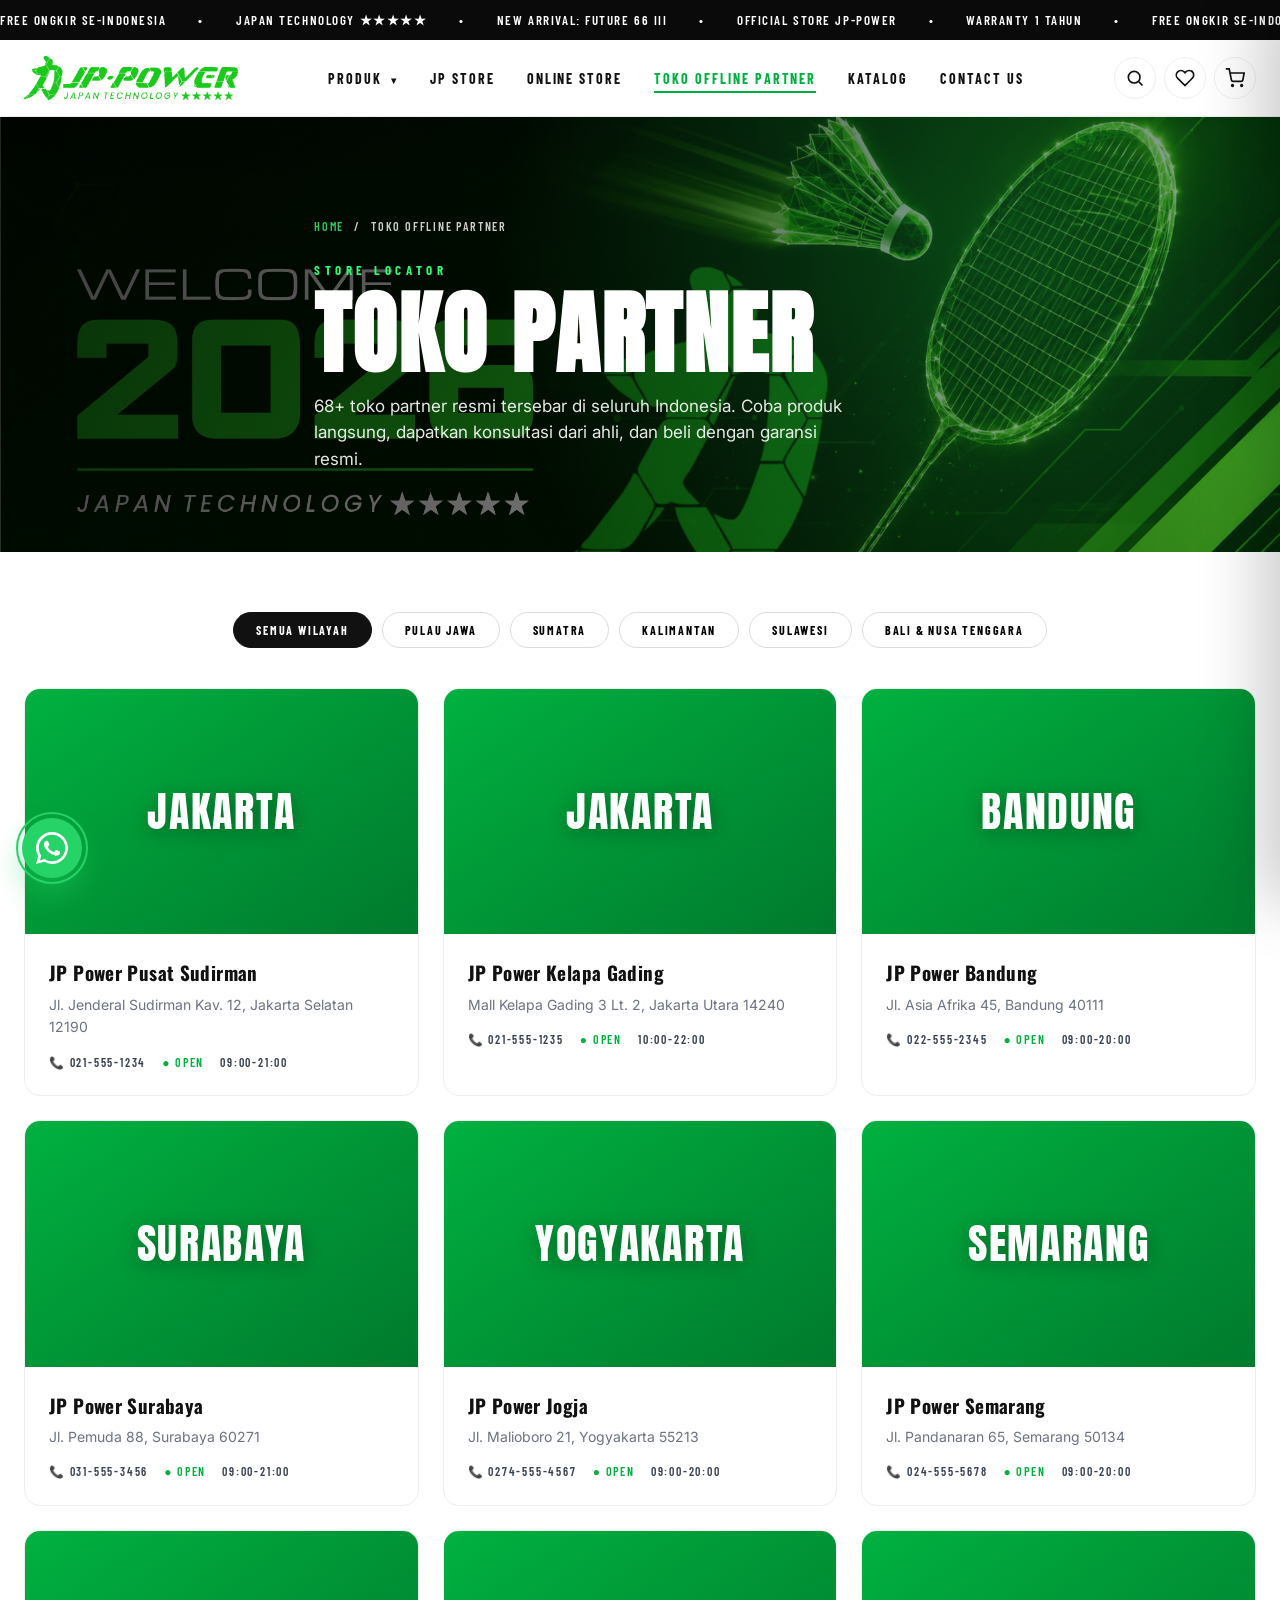
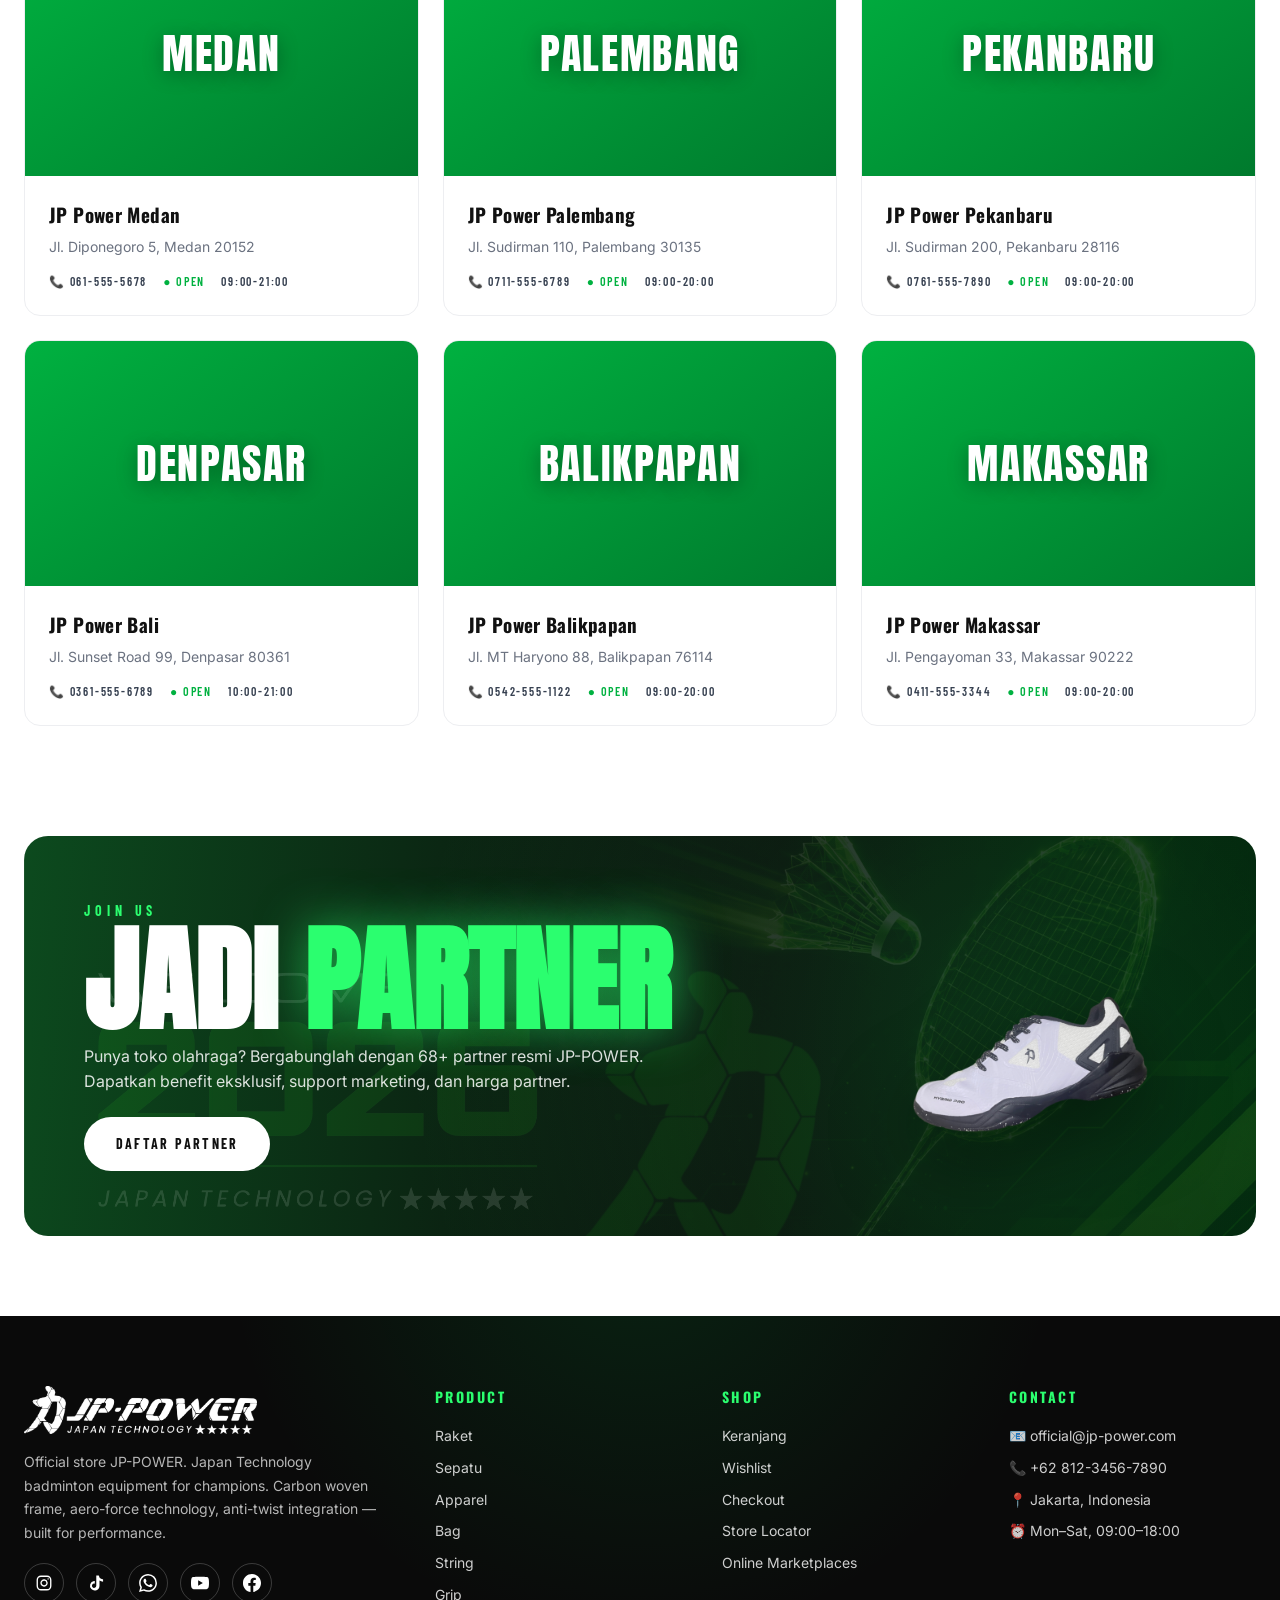
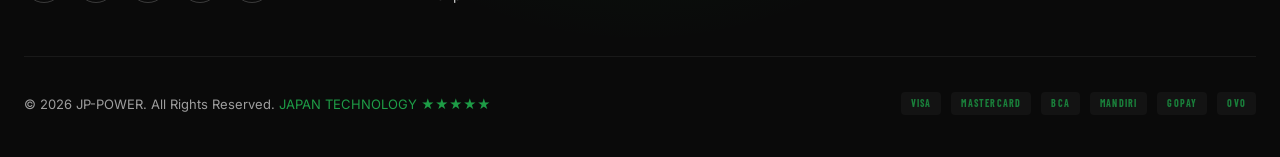
<file: offline.html>
<!DOCTYPE html>
<html lang="id">
<head>
<meta charset="UTF-8" />
<meta name="viewport" content="width=device-width, initial-scale=1.0" />
<title>Toko Offline Partner | JP-POWER Official</title>
<meta name="description" content="68+ toko partner resmi JP-POWER di seluruh Indonesia. Temukan toko terdekat dari kota Anda." />
<link rel="icon" type="image/png" sizes="192x192" href="assets/icon.png" /><link rel="shortcut icon" type="image/png" href="assets/icon.png" />

<link rel="preconnect" href="https://fonts.googleapis.com" />
<link rel="preconnect" href="https://fonts.gstatic.com" crossorigin />
<link href="https://fonts.googleapis.com/css2?family=Anton&family=Barlow+Condensed:wght@400;600;700;800&family=Inter:wght@300;400;500;600;700;800&family=Oswald:wght@300;400;500;600;700&display=swap" rel="stylesheet" />
<link rel="stylesheet" href="css/style.css?v=27" />
</head>
<body>

<div id="siteHeader"></div>

<section class="page-hero">
  <div class="container page-hero-content">
    <div class="breadcrumb"><a href="index.html">HOME</a> <span>/</span> <span>TOKO OFFLINE PARTNER</span></div>
    <span class="page-hero-eyebrow">STORE LOCATOR</span>
    <h1>TOKO PARTNER</h1>
    <p>68+ toko partner resmi tersebar di seluruh Indonesia. Coba produk langsung, dapatkan konsultasi dari ahli, dan beli dengan garansi resmi.</p>
  </div>
</section>

<section style="padding: 60px 0 80px;">
  <div class="container">
    <div class="store-tabs reveal">
      <button class="store-tab active" data-region="all">SEMUA WILAYAH</button>
      <button class="store-tab" data-region="jawa">PULAU JAWA</button>
      <button class="store-tab" data-region="sumatra">SUMATRA</button>
      <button class="store-tab" data-region="kalimantan">KALIMANTAN</button>
      <button class="store-tab" data-region="sulawesi">SULAWESI</button>
      <button class="store-tab" data-region="bali">BALI & NUSA TENGGARA</button>
    </div>

    <div class="store-grid">
      <article class="store-card reveal" data-region="jawa">
        <div class="store-img"><span class="store-city">JAKARTA</span></div>
        <div class="store-body"><h4>JP Power Pusat Sudirman</h4><p class="store-addr">Jl. Jenderal Sudirman Kav. 12, Jakarta Selatan 12190</p><div class="store-meta"><span>📞 021-555-1234</span><span class="open">● OPEN</span><span>09:00-21:00</span></div></div>
      </article>
      <article class="store-card reveal reveal-delay-1" data-region="jawa">
        <div class="store-img"><span class="store-city">JAKARTA</span></div>
        <div class="store-body"><h4>JP Power Kelapa Gading</h4><p class="store-addr">Mall Kelapa Gading 3 Lt. 2, Jakarta Utara 14240</p><div class="store-meta"><span>📞 021-555-1235</span><span class="open">● OPEN</span><span>10:00-22:00</span></div></div>
      </article>
      <article class="store-card reveal reveal-delay-2" data-region="jawa">
        <div class="store-img"><span class="store-city">BANDUNG</span></div>
        <div class="store-body"><h4>JP Power Bandung</h4><p class="store-addr">Jl. Asia Afrika 45, Bandung 40111</p><div class="store-meta"><span>📞 022-555-2345</span><span class="open">● OPEN</span><span>09:00-20:00</span></div></div>
      </article>
      <article class="store-card reveal" data-region="jawa">
        <div class="store-img"><span class="store-city">SURABAYA</span></div>
        <div class="store-body"><h4>JP Power Surabaya</h4><p class="store-addr">Jl. Pemuda 88, Surabaya 60271</p><div class="store-meta"><span>📞 031-555-3456</span><span class="open">● OPEN</span><span>09:00-21:00</span></div></div>
      </article>
      <article class="store-card reveal reveal-delay-1" data-region="jawa">
        <div class="store-img"><span class="store-city">YOGYAKARTA</span></div>
        <div class="store-body"><h4>JP Power Jogja</h4><p class="store-addr">Jl. Malioboro 21, Yogyakarta 55213</p><div class="store-meta"><span>📞 0274-555-4567</span><span class="open">● OPEN</span><span>09:00-20:00</span></div></div>
      </article>
      <article class="store-card reveal reveal-delay-2" data-region="jawa">
        <div class="store-img"><span class="store-city">SEMARANG</span></div>
        <div class="store-body"><h4>JP Power Semarang</h4><p class="store-addr">Jl. Pandanaran 65, Semarang 50134</p><div class="store-meta"><span>📞 024-555-5678</span><span class="open">● OPEN</span><span>09:00-20:00</span></div></div>
      </article>
      <article class="store-card reveal" data-region="sumatra">
        <div class="store-img"><span class="store-city">MEDAN</span></div>
        <div class="store-body"><h4>JP Power Medan</h4><p class="store-addr">Jl. Diponegoro 5, Medan 20152</p><div class="store-meta"><span>📞 061-555-5678</span><span class="open">● OPEN</span><span>09:00-21:00</span></div></div>
      </article>
      <article class="store-card reveal reveal-delay-1" data-region="sumatra">
        <div class="store-img"><span class="store-city">PALEMBANG</span></div>
        <div class="store-body"><h4>JP Power Palembang</h4><p class="store-addr">Jl. Sudirman 110, Palembang 30135</p><div class="store-meta"><span>📞 0711-555-6789</span><span class="open">● OPEN</span><span>09:00-20:00</span></div></div>
      </article>
      <article class="store-card reveal reveal-delay-2" data-region="sumatra">
        <div class="store-img"><span class="store-city">PEKANBARU</span></div>
        <div class="store-body"><h4>JP Power Pekanbaru</h4><p class="store-addr">Jl. Sudirman 200, Pekanbaru 28116</p><div class="store-meta"><span>📞 0761-555-7890</span><span class="open">● OPEN</span><span>09:00-20:00</span></div></div>
      </article>
      <article class="store-card reveal" data-region="bali">
        <div class="store-img"><span class="store-city">DENPASAR</span></div>
        <div class="store-body"><h4>JP Power Bali</h4><p class="store-addr">Jl. Sunset Road 99, Denpasar 80361</p><div class="store-meta"><span>📞 0361-555-6789</span><span class="open">● OPEN</span><span>10:00-21:00</span></div></div>
      </article>
      <article class="store-card reveal reveal-delay-1" data-region="kalimantan">
        <div class="store-img"><span class="store-city">BALIKPAPAN</span></div>
        <div class="store-body"><h4>JP Power Balikpapan</h4><p class="store-addr">Jl. MT Haryono 88, Balikpapan 76114</p><div class="store-meta"><span>📞 0542-555-1122</span><span class="open">● OPEN</span><span>09:00-20:00</span></div></div>
      </article>
      <article class="store-card reveal reveal-delay-2" data-region="sulawesi">
        <div class="store-img"><span class="store-city">MAKASSAR</span></div>
        <div class="store-body"><h4>JP Power Makassar</h4><p class="store-addr">Jl. Pengayoman 33, Makassar 90222</p><div class="store-meta"><span>📞 0411-555-3344</span><span class="open">● OPEN</span><span>09:00-20:00</span></div></div>
      </article>
    </div>
  </div>
</section>

<!-- BECOME A PARTNER CTA -->
<section class="sale-banner" style="padding: 30px 0 80px;">
  <div class="container">
    <div class="sale-inner reveal">
      <div class="sale-left">
        <span class="sale-eyebrow">JOIN US</span>
        <h2>JADI <span>PARTNER</span></h2>
        <p>Punya toko olahraga? Bergabunglah dengan 68+ partner resmi JP-POWER. Dapatkan benefit eksklusif, support marketing, dan harga partner.</p>
        <a href="contact.html" class="btn btn-white"><span>DAFTAR PARTNER</span></a>
      </div>
      <div class="sale-right">
        <img src="assets/sepatu-hybrid.png" alt="JP Power" />
      </div>
    </div>
  </div>
</section>

<div id="siteFooter"></div>

<script src="js/data.js?v=27"></script>
<script src="js/cart.js?v=27"></script>
<script src="js/ui.js?v=27"></script>
<script src="js/partials.js?v=27"></script>
<script src="js/render.js?v=27"></script>
<script src="js/main.js?v=27"></script>
</body>
</html>
</file>
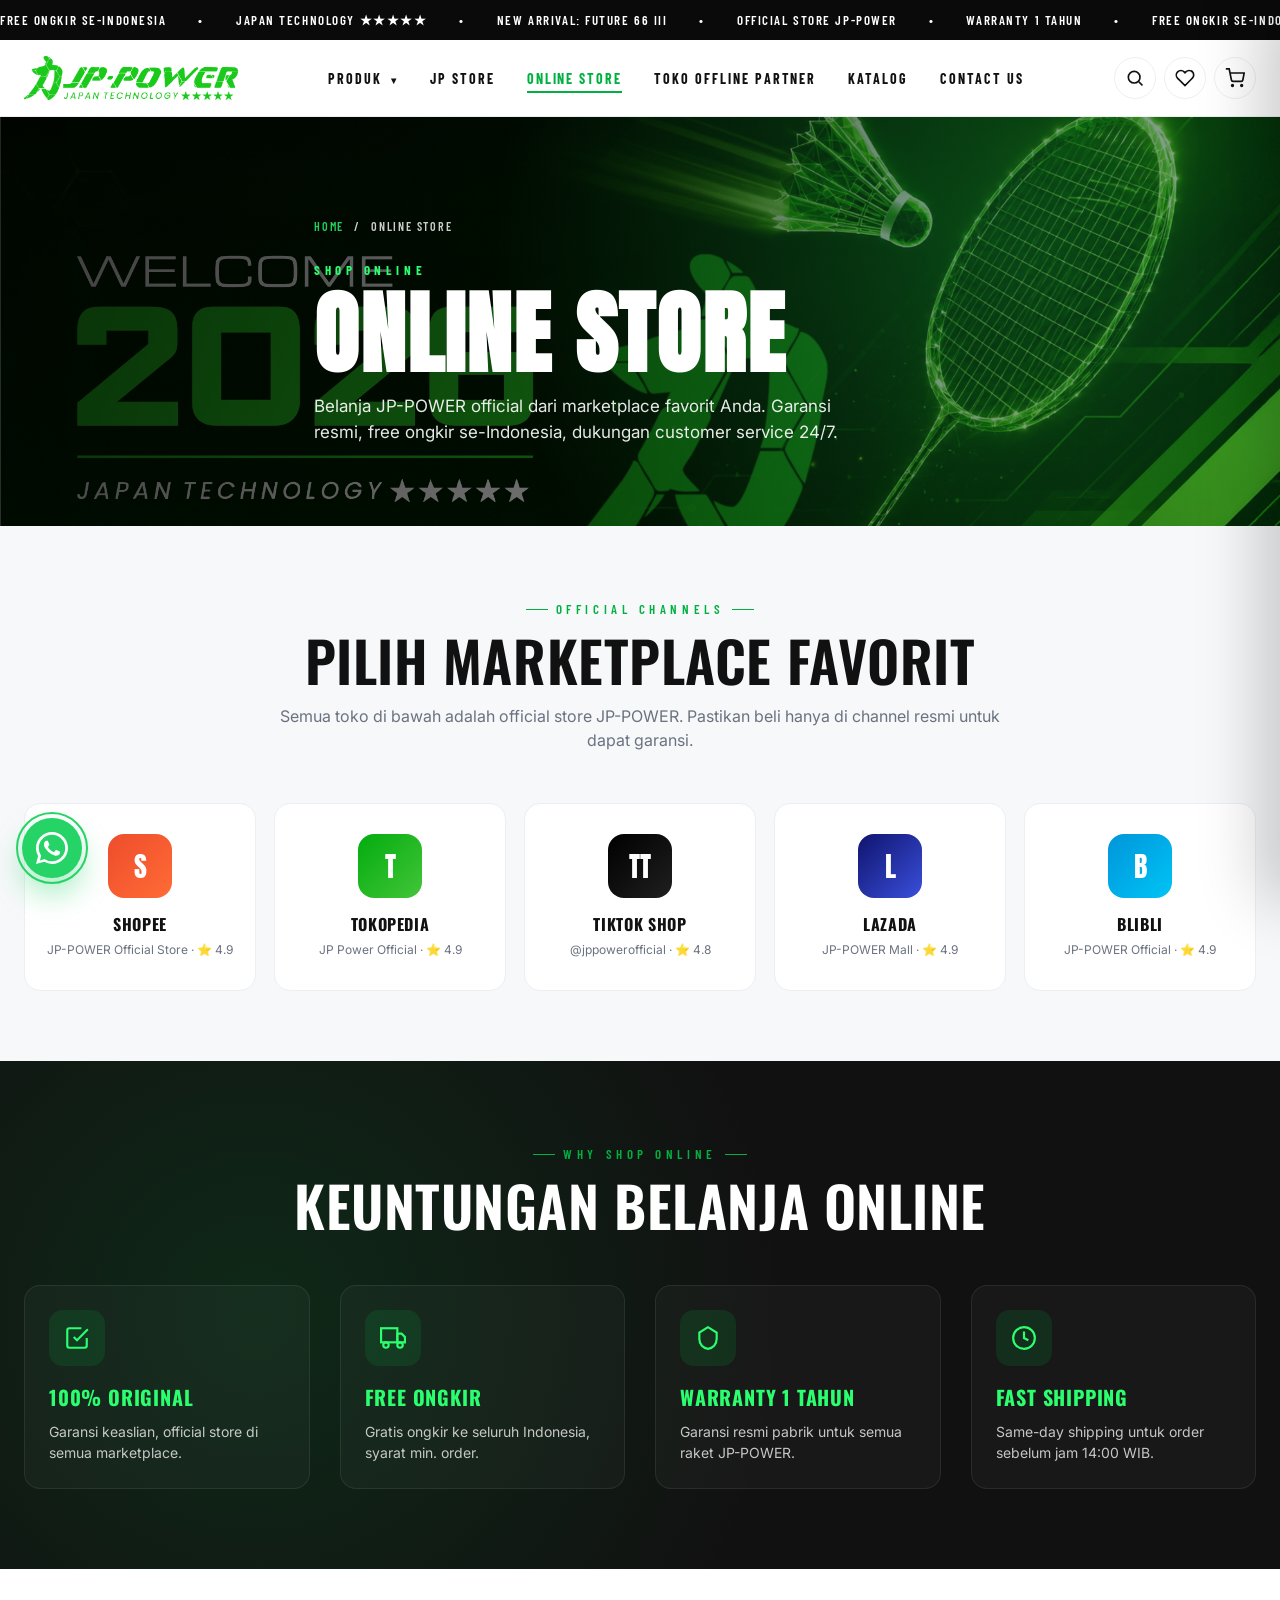
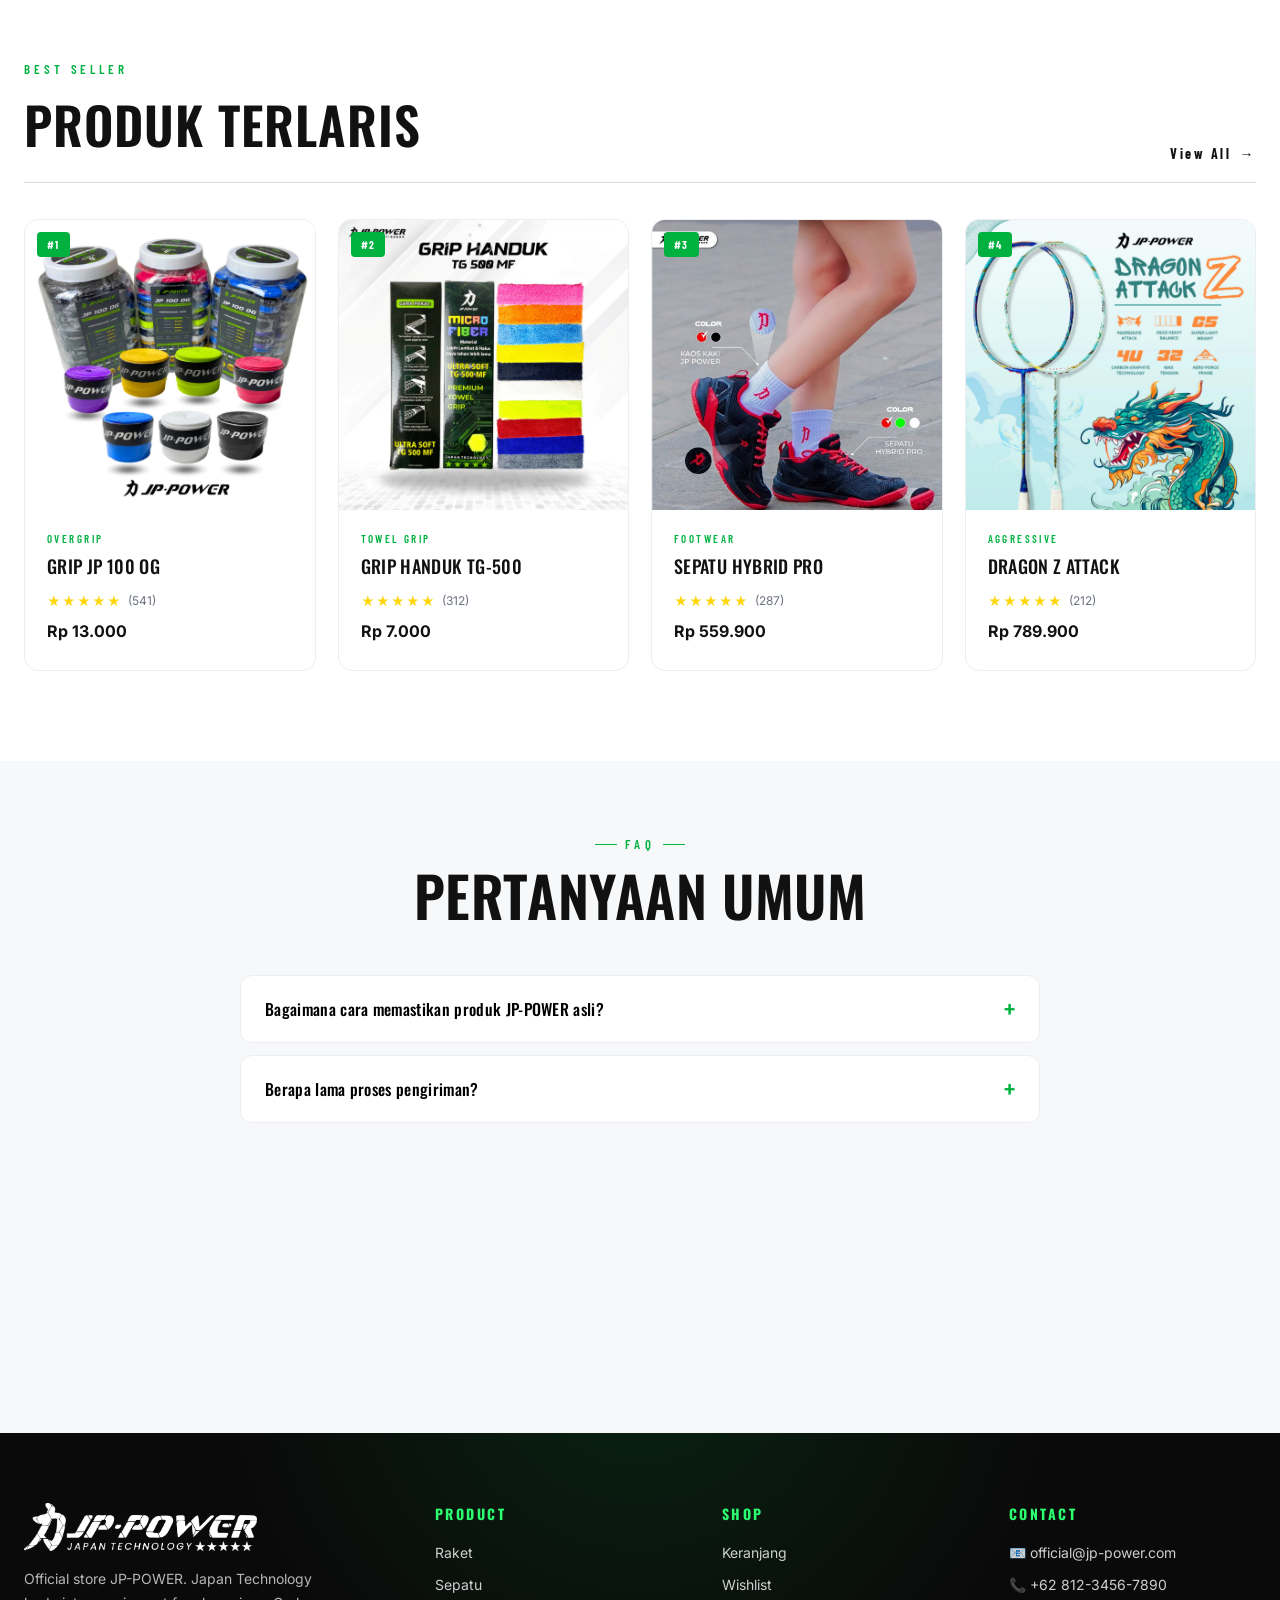
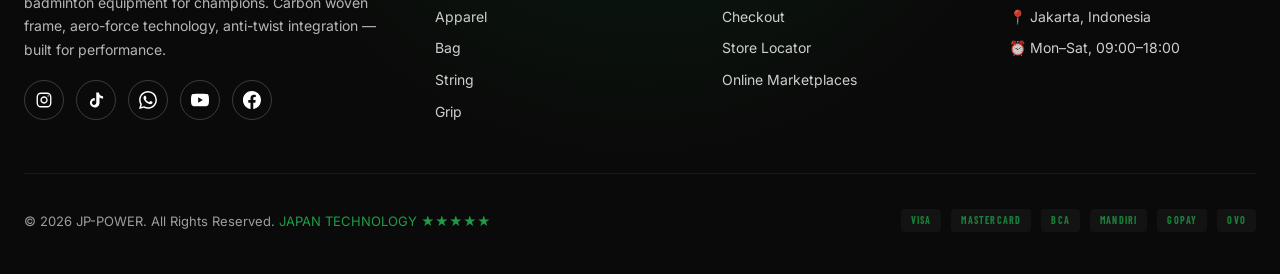
<file: online-store.html>
<!DOCTYPE html>
<html lang="id">
<head>
<meta charset="UTF-8" />
<meta name="viewport" content="width=device-width, initial-scale=1.0" />
<title>Online Store | JP-POWER Official</title>
<meta name="description" content="Belanja JP-POWER di marketplace favorit: Shopee, Tokopedia, Lazada, TikTok Shop, Blibli." />
<link rel="icon" type="image/png" sizes="192x192" href="assets/icon.png" /><link rel="shortcut icon" type="image/png" href="assets/icon.png" />

<link rel="preconnect" href="https://fonts.googleapis.com" />
<link rel="preconnect" href="https://fonts.gstatic.com" crossorigin />
<link href="https://fonts.googleapis.com/css2?family=Anton&family=Barlow+Condensed:wght@400;600;700;800&family=Inter:wght@300;400;500;600;700;800&family=Oswald:wght@300;400;500;600;700&display=swap" rel="stylesheet" />
<link rel="stylesheet" href="css/style.css?v=27" />
</head>
<body>

<div id="siteHeader"></div>

<section class="page-hero">
  <div class="container page-hero-content">
    <div class="breadcrumb"><a href="index.html">HOME</a> <span>/</span> <span>ONLINE STORE</span></div>
    <span class="page-hero-eyebrow">SHOP ONLINE</span>
    <h1>ONLINE STORE</h1>
    <p>Belanja JP-POWER official dari marketplace favorit Anda. Garansi resmi, free ongkir se-Indonesia, dukungan customer service 24/7.</p>
  </div>
</section>

<!-- MARKETPLACE LIST -->
<section class="marketplace">
  <div class="container">
    <div class="section-head reveal">
      <span class="section-eyebrow">OFFICIAL CHANNELS</span>
      <h2 class="section-title">PILIH MARKETPLACE FAVORIT</h2>
      <p class="section-sub">Semua toko di bawah adalah official store JP-POWER. Pastikan beli hanya di channel resmi untuk dapat garansi.</p>
    </div>
    <div class="mp-grid">
      <a href="#" class="mp-card reveal">
        <div class="mp-icon" style="background:linear-gradient(135deg,#EE4D2D,#FF6B35)">S</div>
        <h4>SHOPEE</h4>
        <p>JP-POWER Official Store · ⭐ 4.9</p>
      </a>
      <a href="#" class="mp-card reveal reveal-delay-1">
        <div class="mp-icon" style="background:linear-gradient(135deg,#03AC0E,#43C53A)">T</div>
        <h4>TOKOPEDIA</h4>
        <p>JP Power Official · ⭐ 4.9</p>
      </a>
      <a href="#" class="mp-card reveal reveal-delay-2">
        <div class="mp-icon" style="background:linear-gradient(135deg,#000,#1F1F1F)">TT</div>
        <h4>TIKTOK SHOP</h4>
        <p>@jppowerofficial · ⭐ 4.8</p>
      </a>
      <a href="#" class="mp-card reveal reveal-delay-3">
        <div class="mp-icon" style="background:linear-gradient(135deg,#0F146E,#3A4FDB)">L</div>
        <h4>LAZADA</h4>
        <p>JP-POWER Mall · ⭐ 4.9</p>
      </a>
      <a href="#" class="mp-card reveal reveal-delay-4">
        <div class="mp-icon" style="background:linear-gradient(135deg,#0095DA,#00C4F5)">B</div>
        <h4>BLIBLI</h4>
        <p>JP-POWER Official · ⭐ 4.9</p>
      </a>
    </div>
  </div>
</section>

<!-- BENEFITS -->
<section class="tech-strip">
  <div class="container">
    <div class="section-head reveal" style="color:#fff">
      <span class="section-eyebrow">WHY SHOP ONLINE</span>
      <h2 class="section-title">KEUNTUNGAN BELANJA ONLINE</h2>
    </div>
    <div class="tech-items">
      <div class="tech-item reveal"><div class="tech-icon"><svg viewBox="0 0 24 24" width="26" height="26" fill="none" stroke="currentColor" stroke-width="2"><path d="m9 11 3 3L22 4"/><path d="M21 12v7a2 2 0 0 1-2 2H5a2 2 0 0 1-2-2V5a2 2 0 0 1 2-2h11"/></svg></div><h3>100% ORIGINAL</h3><p>Garansi keaslian, official store di semua marketplace.</p></div>
      <div class="tech-item reveal reveal-delay-1"><div class="tech-icon"><svg viewBox="0 0 24 24" width="26" height="26" fill="none" stroke="currentColor" stroke-width="2"><rect x="1" y="3" width="15" height="13"/><polygon points="16 8 20 8 23 11 23 16 16 16 16 8"/><circle cx="5.5" cy="18.5" r="2.5"/><circle cx="18.5" cy="18.5" r="2.5"/></svg></div><h3>FREE ONGKIR</h3><p>Gratis ongkir ke seluruh Indonesia, syarat min. order.</p></div>
      <div class="tech-item reveal reveal-delay-2"><div class="tech-icon"><svg viewBox="0 0 24 24" width="26" height="26" fill="none" stroke="currentColor" stroke-width="2"><path d="M12 2 4 7v6c0 5 3.5 8.5 8 9 4.5-.5 8-4 8-9V7l-8-5z"/></svg></div><h3>WARRANTY 1 TAHUN</h3><p>Garansi resmi pabrik untuk semua raket JP-POWER.</p></div>
      <div class="tech-item reveal reveal-delay-3"><div class="tech-icon"><svg viewBox="0 0 24 24" width="26" height="26" fill="none" stroke="currentColor" stroke-width="2"><circle cx="12" cy="12" r="10"/><polyline points="12 6 12 12 16 14"/></svg></div><h3>FAST SHIPPING</h3><p>Same-day shipping untuk order sebelum jam 14:00 WIB.</p></div>
    </div>
  </div>
</section>

<!-- PRODUK TERLARIS -->
<section class="yx-section">
  <div class="container">
    <div class="yx-header reveal">
      <div><span class="yx-eyebrow">BEST SELLER</span><h2 class="yx-title">PRODUK TERLARIS</h2></div>
      <a href="product.html" class="yx-more">View All <span>→</span></a>
    </div>
    <div class="yx-grid">
      <article class="yx-card reveal"><div class="yx-img"><span class="yx-badge">#1</span><img src="assets/unggulan6.jpg" alt="JP 100 OG" /><a href="product-detail.html" class="yx-quick">QUICK VIEW</a></div><div class="yx-info"><span class="yx-cat">OVERGRIP</span><h3>GRIP JP 100 OG</h3><div class="yx-rating"><span class="stars">★★★★★</span><span class="count">(541)</span></div><p class="yx-price">Rp 13.000</p></div></article>
      <article class="yx-card reveal reveal-delay-1"><div class="yx-img"><span class="yx-badge">#2</span><img src="assets/unggulan5.jpg" alt="Grip Handuk" /><a href="product-detail.html" class="yx-quick">QUICK VIEW</a></div><div class="yx-info"><span class="yx-cat">TOWEL GRIP</span><h3>GRIP HANDUK TG-500</h3><div class="yx-rating"><span class="stars">★★★★★</span><span class="count">(312)</span></div><p class="yx-price">Rp 7.000</p></div></article>
      <article class="yx-card reveal reveal-delay-2"><div class="yx-img"><span class="yx-badge">#3</span><img src="assets/feed1.jpg" alt="Hybrid Pro" /><a href="product-detail.html" class="yx-quick">QUICK VIEW</a></div><div class="yx-info"><span class="yx-cat">FOOTWEAR</span><h3>SEPATU HYBRID PRO</h3><div class="yx-rating"><span class="stars">★★★★★</span><span class="count">(287)</span></div><p class="yx-price">Rp 559.900</p></div></article>
      <article class="yx-card reveal reveal-delay-3"><div class="yx-img"><span class="yx-badge">#4</span><img src="assets/unggulan2.jpg" alt="Dragon Z" /><a href="product-detail.html" class="yx-quick">QUICK VIEW</a></div><div class="yx-info"><span class="yx-cat">AGGRESSIVE</span><h3>DRAGON Z ATTACK</h3><div class="yx-rating"><span class="stars">★★★★★</span><span class="count">(212)</span></div><p class="yx-price">Rp 789.900</p></div></article>
    </div>
  </div>
</section>

<!-- FAQ -->
<section class="faq-section">
  <div class="container">
    <div class="section-head reveal">
      <span class="section-eyebrow">FAQ</span>
      <h2 class="section-title">PERTANYAAN UMUM</h2>
    </div>
    <div class="faq-list">
      <div class="faq-item reveal"><button class="faq-q">Bagaimana cara memastikan produk JP-POWER asli?</button><div class="faq-a"><div>Pastikan Anda berbelanja hanya di official channel yang tertera di halaman ini. Setiap produk memiliki QR code authenticity yang bisa di-scan di website kami untuk verifikasi keaslian.</div></div></div>
      <div class="faq-item reveal"><button class="faq-q">Berapa lama proses pengiriman?</button><div class="faq-a"><div>Untuk wilayah Jabodetabek 1-2 hari kerja, luar Jabodetabek 2-5 hari kerja tergantung lokasi. Pengiriman same-day tersedia untuk order sebelum jam 14:00 WIB area Jakarta.</div></div></div>
      <div class="faq-item reveal"><button class="faq-q">Apakah ada garansi untuk raket?</button><div class="faq-a"><div>Ya. Semua raket JP-POWER bergaransi resmi 1 tahun terhadap cacat produksi (frame retak/patah karena defect, bukan karena pemakaian/benturan).</div></div></div>
      <div class="faq-item reveal"><button class="faq-q">Bisa retur jika tidak cocok?</button><div class="faq-a"><div>Bisa, dalam 7 hari setelah barang diterima dengan syarat masih segel, kondisi sempurna, dan tag belum dilepas. Berlaku untuk apparel dan sepatu, tidak berlaku untuk grip dan string yang sudah dibuka.</div></div></div>
      <div class="faq-item reveal"><button class="faq-q">Apakah bisa custom string raket?</button><div class="faq-a"><div>Untuk pembelian raket di official store, kami sediakan layanan stringing dengan tambahan biaya. Pilih opsi "with stringing" saat checkout, lalu spesifikasikan tension (20-32 LBS) di catatan pesanan.</div></div></div>
    </div>
  </div>
</section>

<div id="siteFooter"></div>

<script src="js/data.js?v=27"></script>
<script src="js/cart.js?v=27"></script>
<script src="js/ui.js?v=27"></script>
<script src="js/partials.js?v=27"></script>
<script src="js/render.js?v=27"></script>
<script src="js/main.js?v=27"></script>
</body>
</html>
</file>
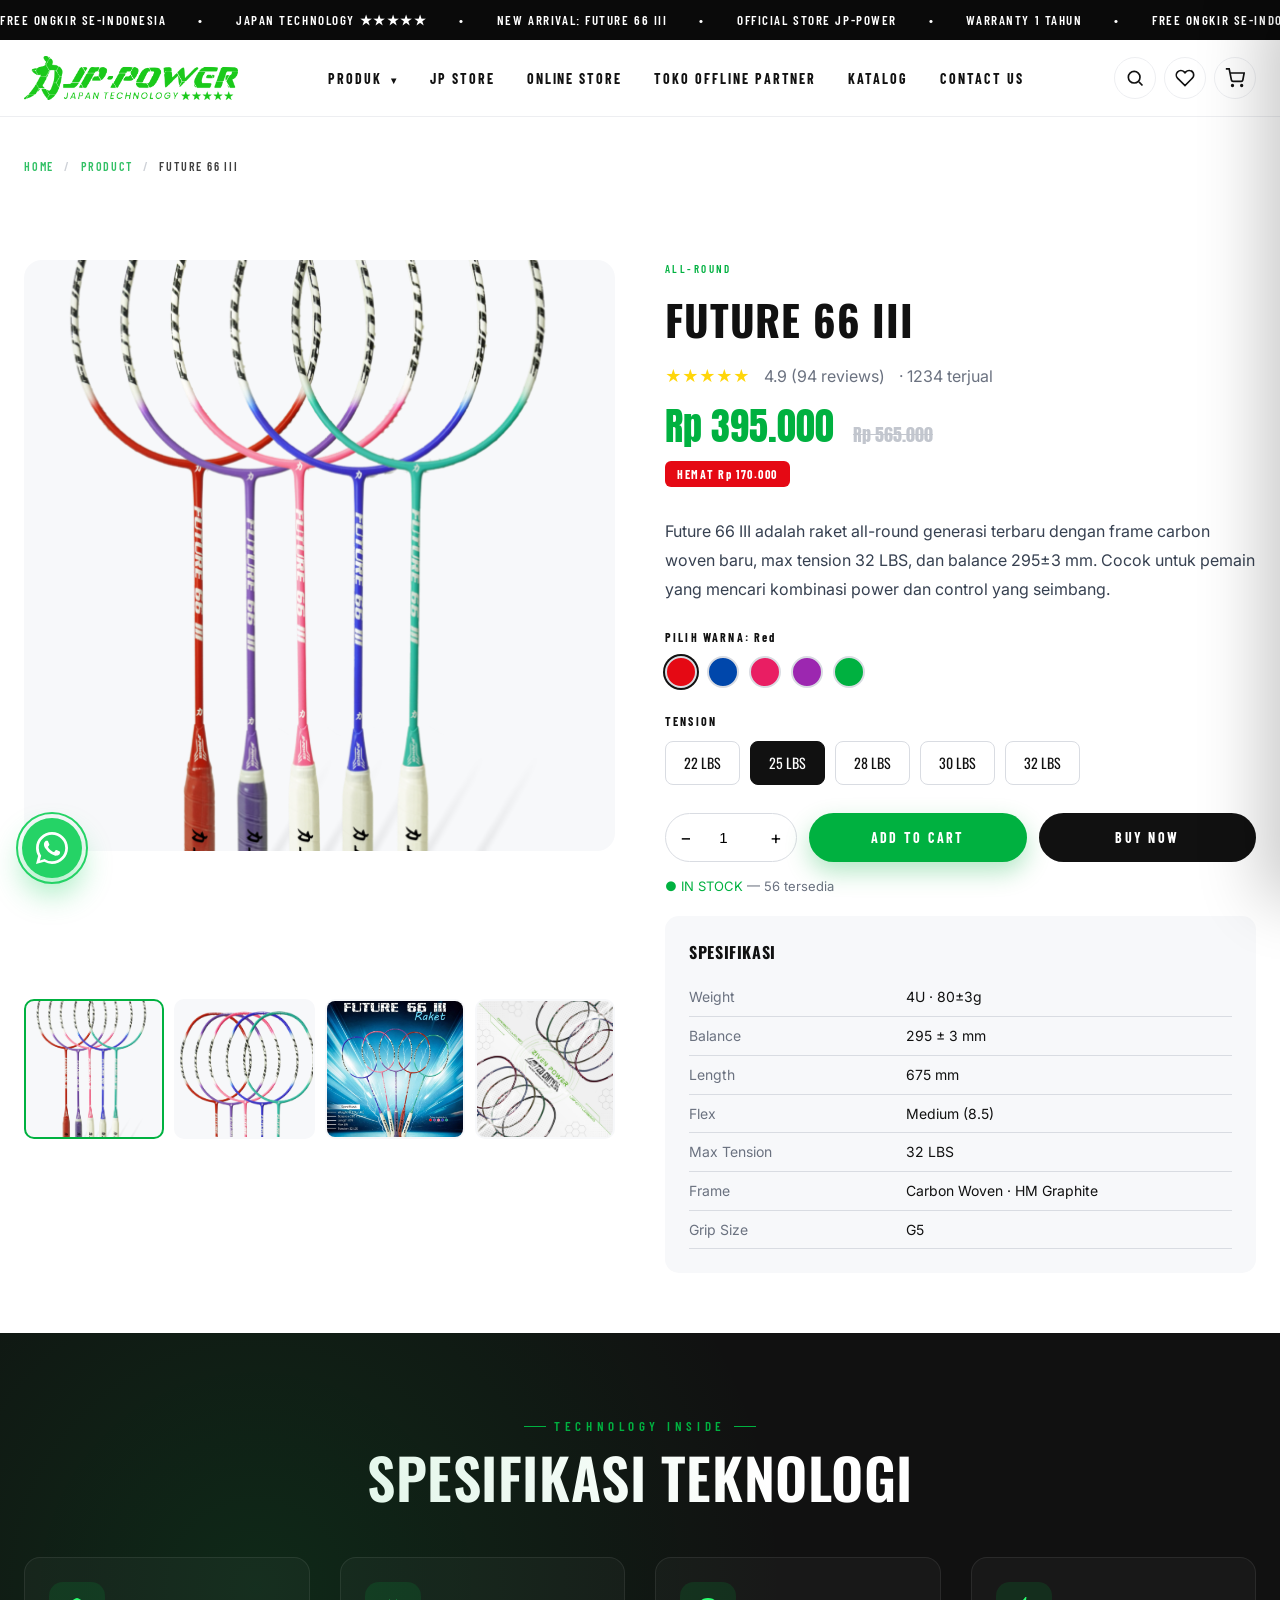
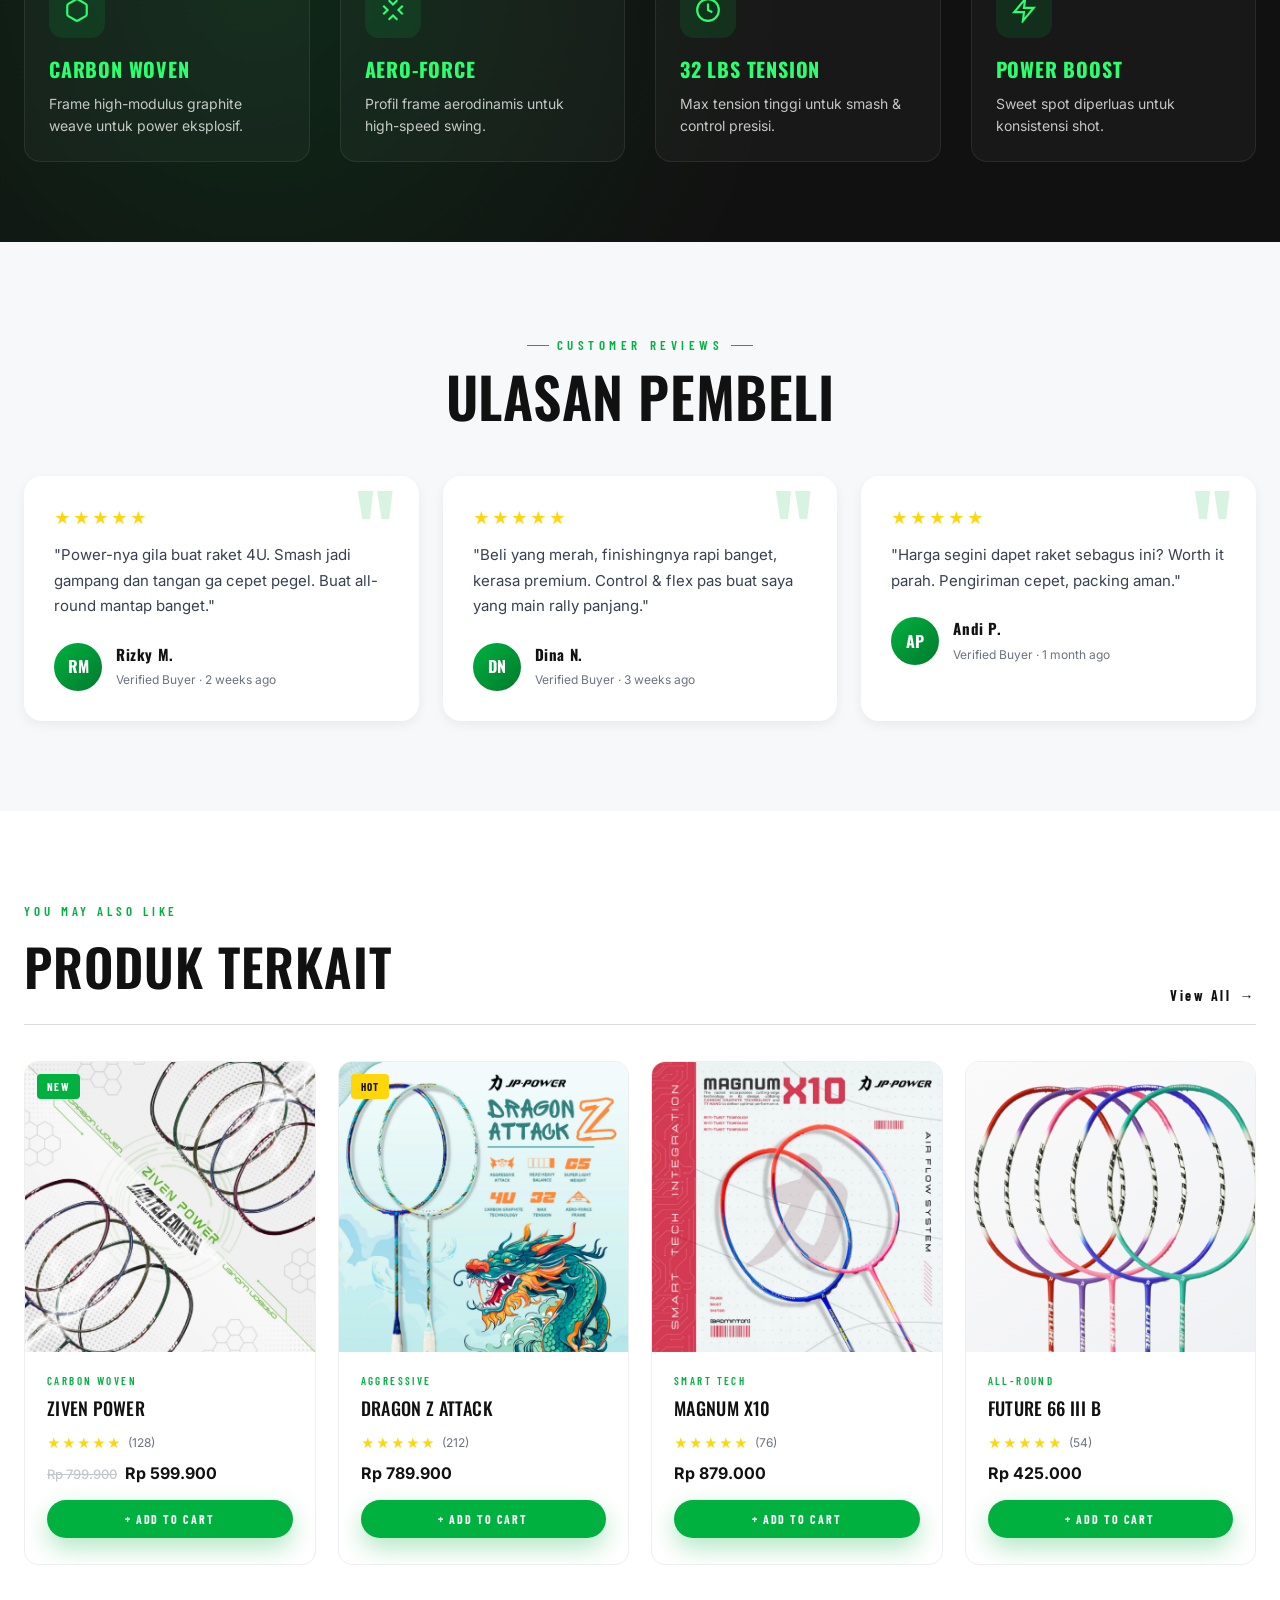
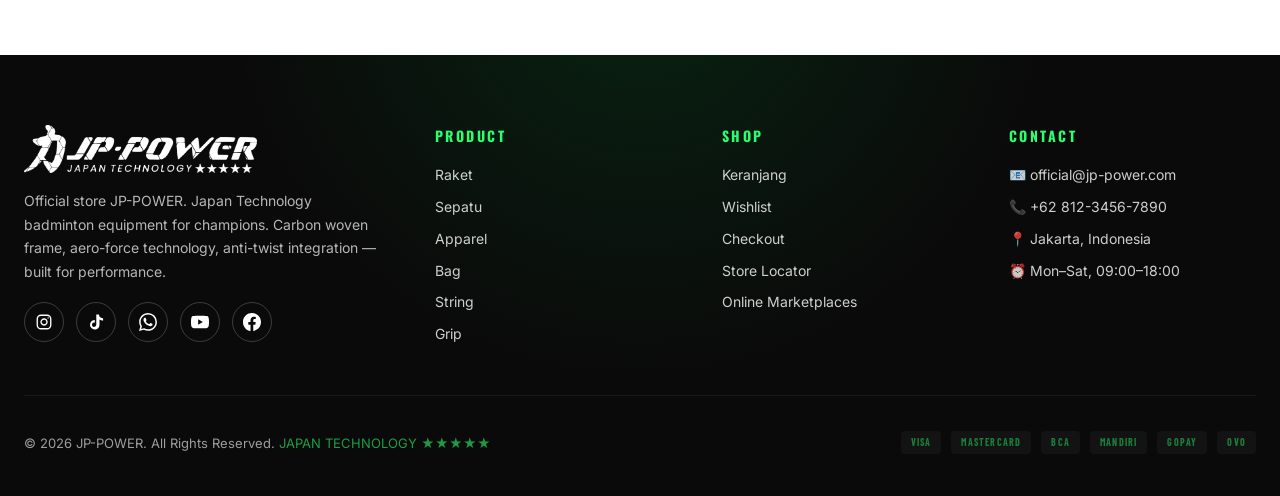
<file: product-detail.html>
<!DOCTYPE html>
<html lang="id">
<head>
<meta charset="UTF-8" />
<meta name="viewport" content="width=device-width, initial-scale=1.0" />
<title>Product Detail | JP-POWER Official</title>
<link rel="icon" type="image/png" sizes="192x192" href="assets/icon.png" /><link rel="shortcut icon" type="image/png" href="assets/icon.png" />

<link rel="preconnect" href="https://fonts.googleapis.com" />
<link rel="preconnect" href="https://fonts.gstatic.com" crossorigin />
<link href="https://fonts.googleapis.com/css2?family=Anton&family=Barlow+Condensed:wght@400;600;700;800&family=Inter:wght@300;400;500;600;700;800&family=Oswald:wght@300;400;500;600;700&display=swap" rel="stylesheet" />
<link rel="stylesheet" href="css/style.css?v=27" />
</head>
<body>

<div id="siteHeader"></div>

<section style="padding: 40px 0 0;">
  <div class="container">
    <div class="breadcrumb"><a href="index.html" style="color:var(--green)">HOME</a> <span style="color:var(--grey-300)">/</span> <a href="product.html" style="color:var(--green)">PRODUCT</a> <span style="color:var(--grey-300)">/</span> <span data-crumb-name>...</span></div>
  </div>
</section>

<section class="pd-section">
  <div class="container">
    <div class="pd-grid" data-product-detail></div>
  </div>
</section>

<section class="tech-strip">
  <div class="container">
    <div class="section-head" style="color:#fff">
      <span class="section-eyebrow">TECHNOLOGY INSIDE</span>
      <h2 class="section-title">SPESIFIKASI TEKNOLOGI</h2>
    </div>
    <div class="tech-items">
      <div class="tech-item reveal"><div class="tech-icon"><svg viewBox="0 0 24 24" width="26" height="26" fill="none" stroke="currentColor" stroke-width="2"><path d="M21 16V8a2 2 0 0 0-1-1.7l-7-4a2 2 0 0 0-2 0l-7 4A2 2 0 0 0 3 8v8a2 2 0 0 0 1 1.7l7 4a2 2 0 0 0 2 0l7-4A2 2 0 0 0 21 16z"/></svg></div><h3>CARBON WOVEN</h3><p>Frame high-modulus graphite weave untuk power eksplosif.</p></div>
      <div class="tech-item reveal reveal-delay-1"><div class="tech-icon"><svg viewBox="0 0 24 24" width="26" height="26" fill="none" stroke="currentColor" stroke-width="2"><path d="m21 16-4-4 4-4M3 8l4 4-4 4M16 3l-4 4-4-4M8 21l4-4 4 4"/></svg></div><h3>AERO-FORCE</h3><p>Profil frame aerodinamis untuk high-speed swing.</p></div>
      <div class="tech-item reveal reveal-delay-2"><div class="tech-icon"><svg viewBox="0 0 24 24" width="26" height="26" fill="none" stroke="currentColor" stroke-width="2"><circle cx="12" cy="12" r="10"/><polyline points="12 6 12 12 16 14"/></svg></div><h3>32 LBS TENSION</h3><p>Max tension tinggi untuk smash & control presisi.</p></div>
      <div class="tech-item reveal reveal-delay-3"><div class="tech-icon"><svg viewBox="0 0 24 24" width="26" height="26" fill="none" stroke="currentColor" stroke-width="2"><path d="M13 2 3 14h9l-1 8 10-12h-9l1-8z"/></svg></div><h3>POWER BOOST</h3><p>Sweet spot diperluas untuk konsistensi shot.</p></div>
    </div>
  </div>
</section>

<section class="testimonials">
  <div class="container">
    <div class="section-head reveal">
      <span class="section-eyebrow">CUSTOMER REVIEWS</span>
      <h2 class="section-title">ULASAN PEMBELI</h2>
    </div>
    <div class="test-grid">
      <div class="test-card reveal"><div class="test-stars">★★★★★</div><p>"Power-nya gila buat raket 4U. Smash jadi gampang dan tangan ga cepet pegel. Buat all-round mantap banget."</p><div class="test-user"><div class="test-avatar">RM</div><div class="test-user-info"><h5>Rizky M.</h5><span>Verified Buyer · 2 weeks ago</span></div></div></div>
      <div class="test-card reveal reveal-delay-1"><div class="test-stars">★★★★★</div><p>"Beli yang merah, finishingnya rapi banget, kerasa premium. Control & flex pas buat saya yang main rally panjang."</p><div class="test-user"><div class="test-avatar">DN</div><div class="test-user-info"><h5>Dina N.</h5><span>Verified Buyer · 3 weeks ago</span></div></div></div>
      <div class="test-card reveal reveal-delay-2"><div class="test-stars">★★★★★</div><p>"Harga segini dapet raket sebagus ini? Worth it parah. Pengiriman cepet, packing aman."</p><div class="test-user"><div class="test-avatar">AP</div><div class="test-user-info"><h5>Andi P.</h5><span>Verified Buyer · 1 month ago</span></div></div></div>
    </div>
  </div>
</section>

<section class="yx-section">
  <div class="container">
    <div class="yx-header">
      <div><span class="yx-eyebrow">YOU MAY ALSO LIKE</span><h2 class="yx-title">PRODUK TERKAIT</h2></div>
      <a href="product.html" class="yx-more">View All <span>→</span></a>
    </div>
    <div class="yx-grid" data-related-grid></div>
  </div>
</section>

<div id="siteFooter"></div>

<script src="js/data.js?v=27"></script>
<script src="js/cart.js?v=27"></script>
<script src="js/ui.js?v=27"></script>
<script src="js/partials.js?v=27"></script>
<script src="js/render.js?v=27"></script>
<script src="js/main.js?v=27"></script>
</body>
</html>
</file>
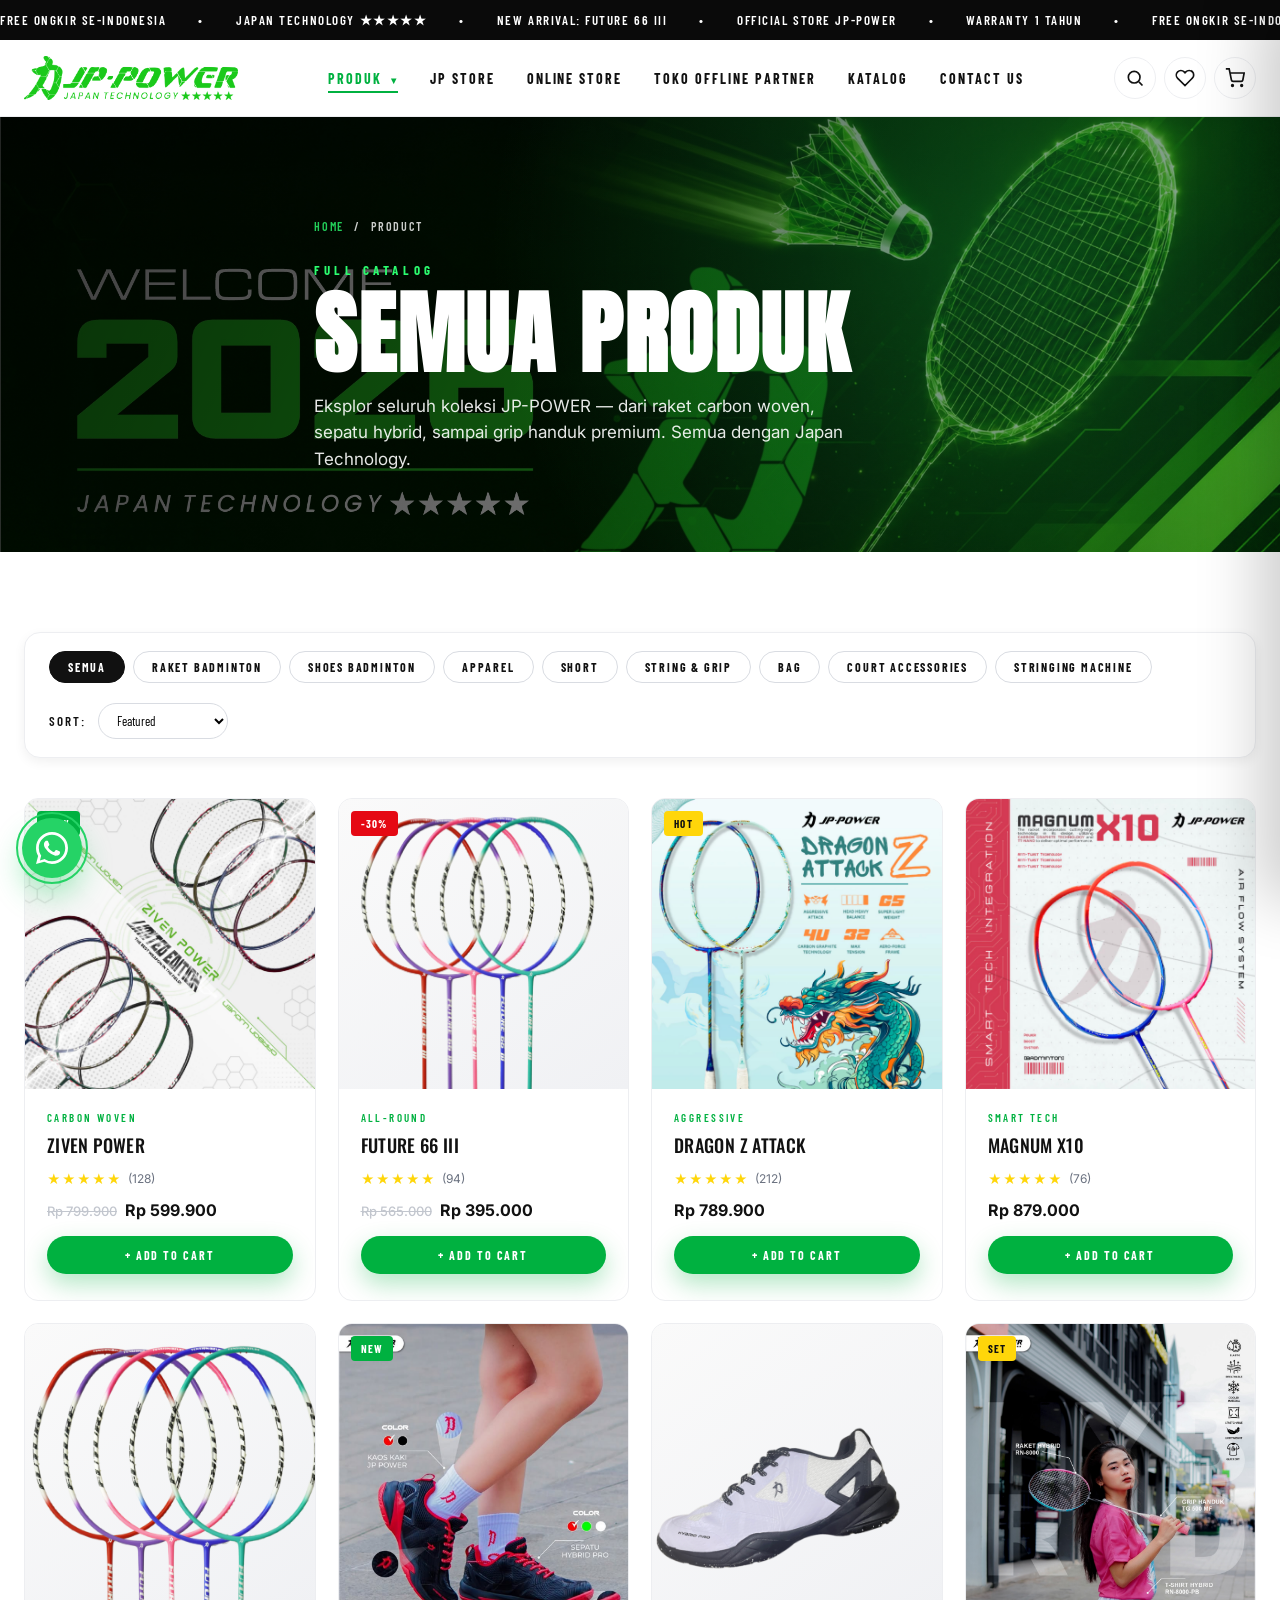
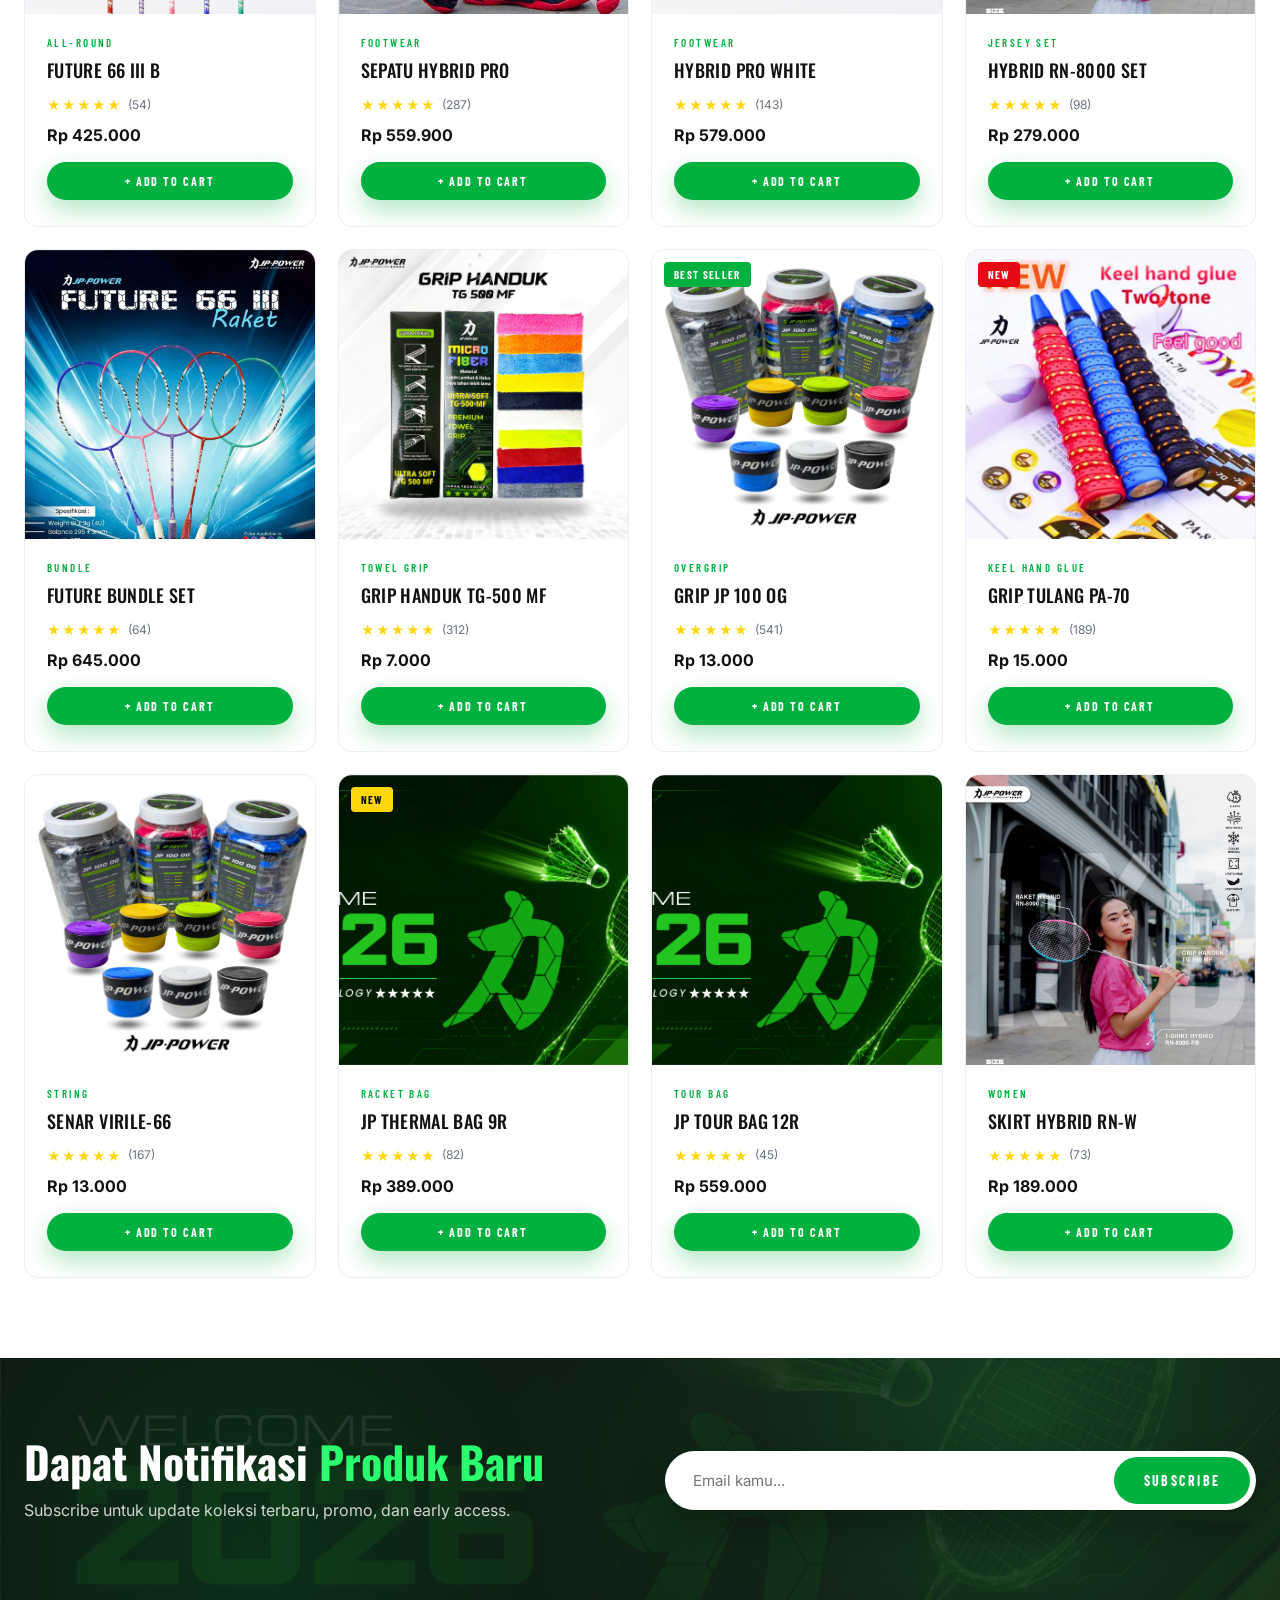
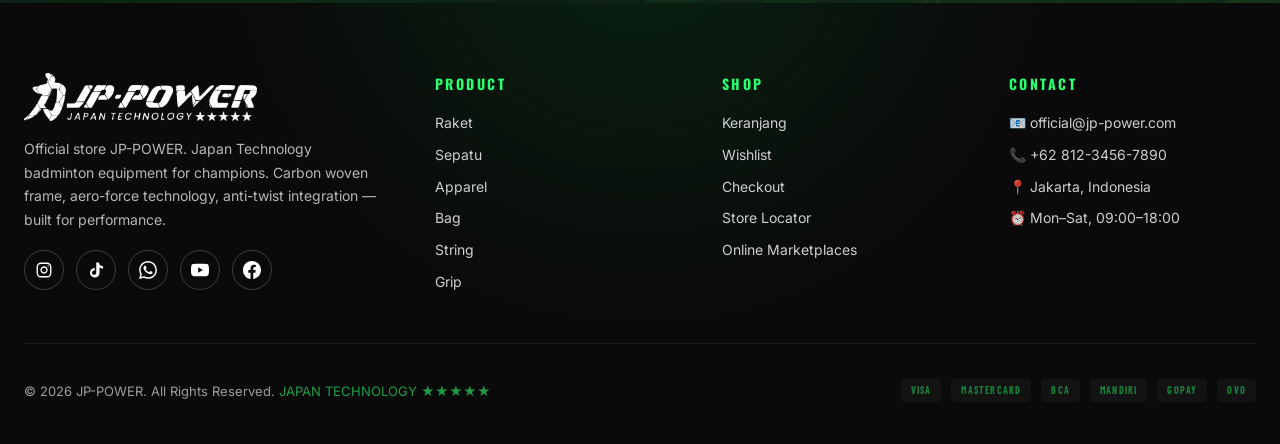
<file: product.html>
<!DOCTYPE html>
<html lang="id">
<head>
<meta charset="UTF-8" />
<meta name="viewport" content="width=device-width, initial-scale=1.0" />
<title>Product Catalog | JP-POWER Official</title>
<meta name="description" content="Katalog lengkap raket, sepatu, apparel, bag, string, dan grip JP-POWER." />
<link rel="icon" type="image/png" sizes="192x192" href="assets/icon.png" /><link rel="shortcut icon" type="image/png" href="assets/icon.png" />

<link rel="preconnect" href="https://fonts.googleapis.com" />
<link rel="preconnect" href="https://fonts.gstatic.com" crossorigin />
<link href="https://fonts.googleapis.com/css2?family=Anton&family=Barlow+Condensed:wght@400;600;700;800&family=Inter:wght@300;400;500;600;700;800&family=Oswald:wght@300;400;500;600;700&display=swap" rel="stylesheet" />
<link rel="stylesheet" href="css/style.css?v=27" />
</head>
<body>

<div id="siteHeader"></div>

<section class="page-hero">
  <div class="container page-hero-content">
    <div class="breadcrumb"><a href="index.html">HOME</a> <span>/</span> <span>PRODUCT</span></div>
    <span class="page-hero-eyebrow">FULL CATALOG</span>
    <h1>SEMUA PRODUK</h1>
    <p>Eksplor seluruh koleksi JP-POWER — dari raket carbon woven, sepatu hybrid, sampai grip handuk premium. Semua dengan Japan Technology.</p>
  </div>
</section>

<section style="padding: 40px 0 80px;" data-product-filter>
  <div class="container">
    <div class="filter-bar reveal">
      <div class="filter-chips">
        <button class="filter-chip active" data-filter="all">SEMUA</button>
        <button class="filter-chip" data-filter="raket">RAKET BADMINTON</button>
        <button class="filter-chip" data-filter="shoes">SHOES BADMINTON</button>
        <button class="filter-chip" data-filter="apparel">APPAREL</button>
        <button class="filter-chip" data-filter="short">SHORT</button>
        <button class="filter-chip" data-filter="string">STRING &amp; GRIP</button>
        <button class="filter-chip" data-filter="bag">BAG</button>
        <button class="filter-chip" data-filter="court">COURT ACCESSORIES</button>
        <button class="filter-chip" data-filter="stringing">STRINGING MACHINE</button>
      </div>
      <div class="filter-sort">
        <span>SORT:</span>
        <select data-sort>
          <option value="featured">Featured</option>
          <option value="price-asc">Price: Low to High</option>
          <option value="price-desc">Price: High to Low</option>
          <option value="newest">Newest</option>
          <option value="best">Best Selling</option>
        </select>
      </div>
    </div>

    <div class="yx-grid" data-render-grid="all"></div>
  </div>
</section>

<section class="newsletter">
  <div class="container">
    <div class="news-inner">
      <div class="news-text"><h2>Dapat Notifikasi <span>Produk Baru</span></h2><p>Subscribe untuk update koleksi terbaru, promo, dan early access.</p></div>
      <form class="news-form"><input type="email" placeholder="Email kamu..." required /><button type="submit">SUBSCRIBE</button></form>
    </div>
  </div>
</section>

<div id="siteFooter"></div>

<script src="js/data.js?v=27"></script>
<script src="js/cart.js?v=27"></script>
<script src="js/ui.js?v=27"></script>
<script src="js/partials.js?v=27"></script>
<script src="js/render.js?v=27"></script>
<script src="js/main.js?v=27"></script>
</body>
</html>
</file>
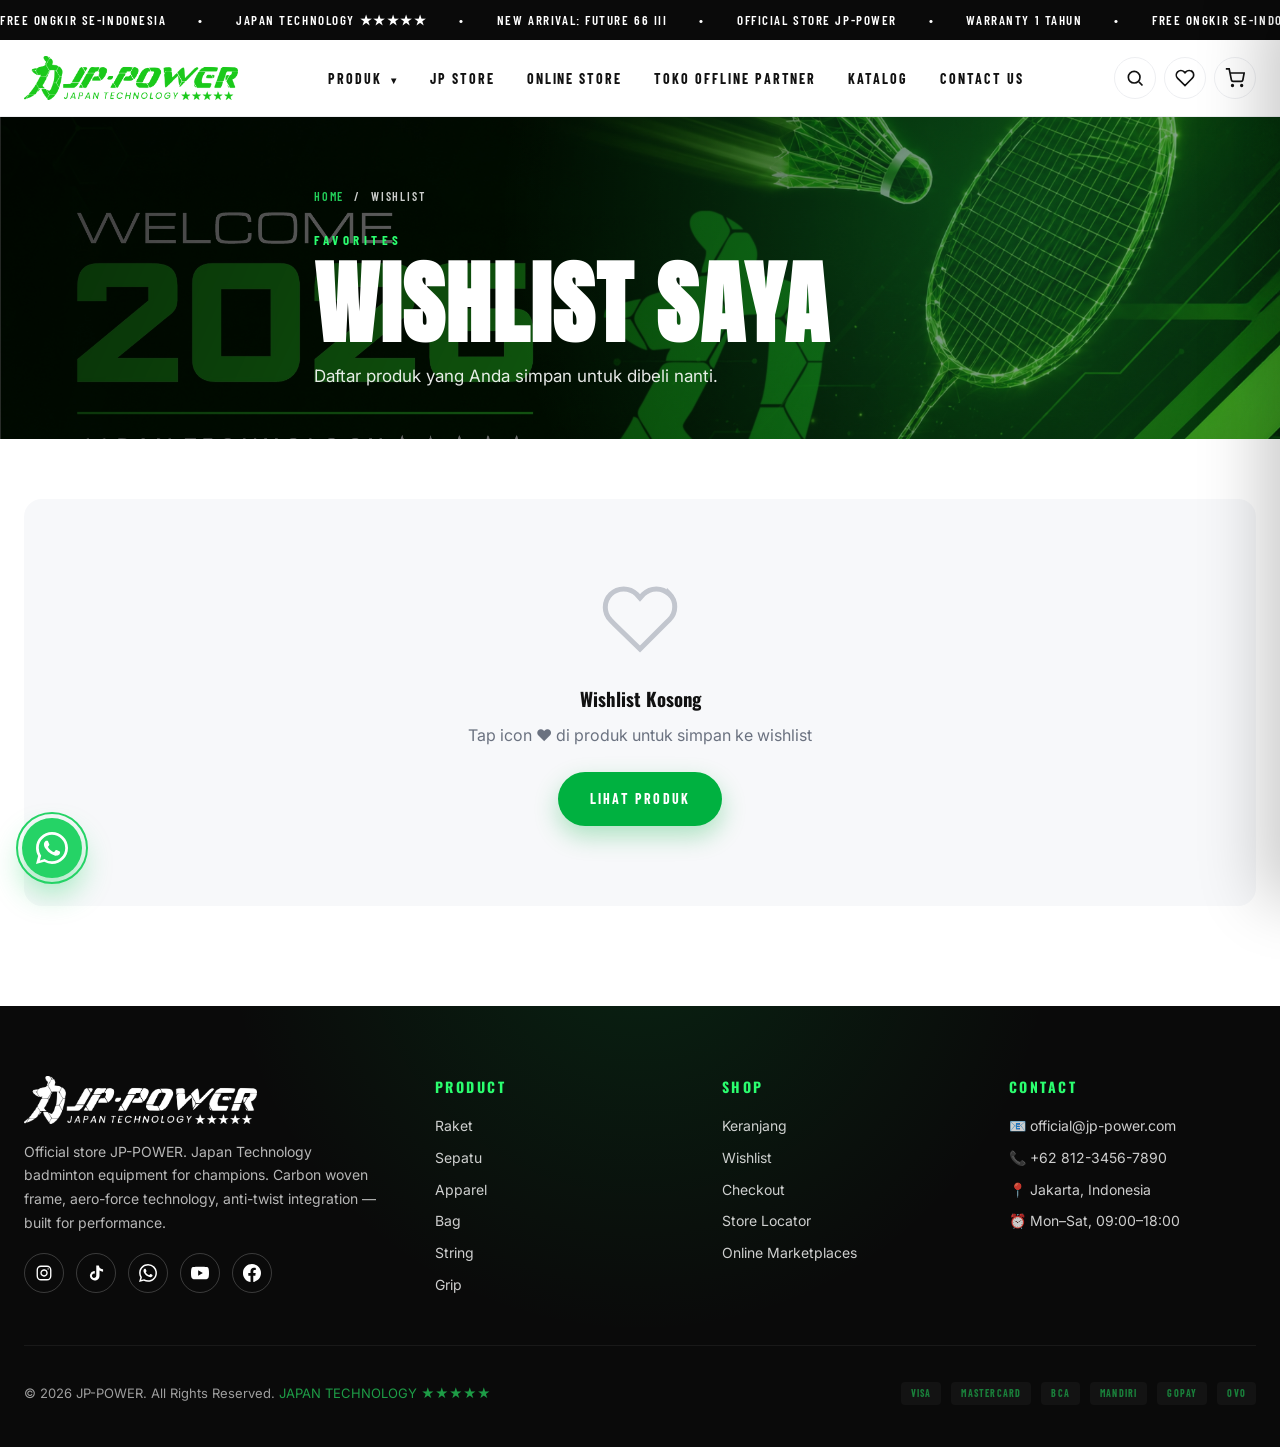
<file: wishlist.html>
<!DOCTYPE html>
<html lang="id">
<head>
<meta charset="UTF-8" />
<meta name="viewport" content="width=device-width, initial-scale=1.0" />
<title>Wishlist | JP-POWER Official</title>
<link rel="icon" type="image/png" sizes="192x192" href="assets/icon.png" /><link rel="shortcut icon" type="image/png" href="assets/icon.png" />

<link rel="preconnect" href="https://fonts.googleapis.com" />
<link rel="preconnect" href="https://fonts.gstatic.com" crossorigin />
<link href="https://fonts.googleapis.com/css2?family=Anton&family=Barlow+Condensed:wght@400;600;700;800&family=Inter:wght@300;400;500;600;700;800&family=Oswald:wght@300;400;500;600;700&display=swap" rel="stylesheet" />
<link rel="stylesheet" href="css/style.css?v=27" />
</head>
<body>

<div id="siteHeader"></div>

<section class="page-hero" style="padding: 70px 0 50px;">
  <div class="container page-hero-content">
    <div class="breadcrumb"><a href="index.html">HOME</a> <span>/</span> <span>WISHLIST</span></div>
    <span class="page-hero-eyebrow">FAVORITES</span>
    <h1>WISHLIST SAYA</h1>
    <p>Daftar produk yang Anda simpan untuk dibeli nanti.</p>
  </div>
</section>

<section style="padding: 60px 0 100px;">
  <div class="container">
    <div data-wishlist-page></div>
  </div>
</section>

<div id="siteFooter"></div>

<script src="js/data.js?v=27"></script>
<script src="js/cart.js?v=27"></script>
<script src="js/ui.js?v=27"></script>
<script src="js/partials.js?v=27"></script>
<script src="js/render.js?v=27"></script>
<script src="js/main.js?v=27"></script>
</body>
</html>
</file>
<file: css/style.css>
/* ===== BASE ===== */
*,*::before,*::after { box-sizing: border-box; }
:root {
  --green: #00B140;
  --green-dark: #007A2D;
  --green-neon: #2BFE6F;
  --black: #0A0A0A;
  --ink: #111;
  --grey-50: #F7F8FA;
  --grey-100: #EDEEF1;
  --grey-200: #D9DCE2;
  --grey-300: #C2C6CE;
  --grey-500: #6B7280;
  --grey-700: #374151;
  --red: #E50914;
  --yellow: #FFD60A;
  --pink: #FF2E63;
  --orange: #FF6B35;
  --shadow-sm: 0 4px 12px rgba(0,0,0,.06);
  --shadow: 0 14px 40px rgba(0,0,0,.08);
  --shadow-hover: 0 22px 60px rgba(0,0,0,.18);
  --shadow-glow: 0 20px 50px rgba(0,177,64,.25);
  --radius: 16px;
  --radius-sm: 10px;
  --container: 1280px;
  --ease: cubic-bezier(.2, .8, .2, 1);
}
html, body { margin:0; padding:0; }
html { scroll-behavior: smooth; }
body {
  font-family: 'Inter', system-ui, -apple-system, Segoe UI, Roboto, sans-serif;
  color: var(--ink);
  background: #fff;
  -webkit-font-smoothing: antialiased;
  line-height: 1.55;
  overflow-x: hidden;
}
img { max-width:100%; display:block; }
a { color: inherit; text-decoration: none; }
button { font-family: inherit; cursor: pointer; }
.container { max-width: var(--container); margin: 0 auto; padding: 0 24px; }

/* ===== UTILITY: SCROLL REVEAL ===== */
.reveal { opacity: 0; transform: translateY(28px); transition: opacity .8s var(--ease), transform .8s var(--ease); }
.reveal.in { opacity: 1; transform: translateY(0); }
.reveal-delay-1 { transition-delay: .1s; }
.reveal-delay-2 { transition-delay: .2s; }
.reveal-delay-3 { transition-delay: .3s; }
.reveal-delay-4 { transition-delay: .4s; }

/* ===== SECTION HEADERS ===== */
.section-head { text-align: center; max-width: 720px; margin: 0 auto 50px; }
.section-eyebrow {
  display: inline-block;
  font-family: 'Barlow Condensed', sans-serif;
  letter-spacing: .35em;
  font-weight: 600;
  font-size: 13px;
  color: var(--green);
  margin-bottom: 12px;
  position: relative;
  padding: 0 30px;
}
.section-eyebrow::before, .section-eyebrow::after {
  content: '';
  position: absolute; top: 50%;
  width: 22px; height: 1px;
  background: var(--green);
}
.section-eyebrow::before { left: 0; }
.section-eyebrow::after { right: 0; }
.section-title {
  font-family: 'Oswald', sans-serif;
  font-weight: 600;
  font-size: clamp(32px, 4.4vw, 56px);
  line-height: 1.05;
  margin: 0 0 14px;
  letter-spacing: .01em;
}
.section-sub { color: var(--grey-500); margin: 0; font-size: 16px; }

/* ===== TOP MARQUEE BAR ===== */
.topbar {
  background: var(--black);
  color: #fff;
  font-family: 'Barlow Condensed', sans-serif;
  letter-spacing: .12em;
  font-weight: 600;
  font-size: 13px;
  overflow: hidden;
  position: relative;
}
.topbar-track {
  display: inline-flex;
  gap: 32px;
  white-space: nowrap;
  padding: 10px 0;
  animation: marquee 30s linear infinite;
}
.topbar-track span { display: inline-block; }
@keyframes marquee {
  0% { transform: translateX(0); }
  100% { transform: translateX(-50%); }
}

/* ===== HEADER ===== */
.site-header {
  position: sticky;
  top: 0;
  z-index: 50;
  background: rgba(255,255,255,.94);
  backdrop-filter: saturate(180%) blur(14px);
  -webkit-backdrop-filter: saturate(180%) blur(14px);
  border-bottom: 1px solid var(--grey-100);
  transition: box-shadow .25s;
}
.site-header.scrolled { box-shadow: 0 6px 20px rgba(0,0,0,.06); }
.header-inner {
  display: flex;
  align-items: center;
  justify-content: space-between;
  gap: 32px;
  min-height: 76px;
  flex-wrap: nowrap;
}
@media (max-width: 768px) {
  .header-inner { gap: 12px; min-height: 64px; }
}
.logo {
  display: inline-flex;
  align-items: center;
  flex: 0 0 auto;
  min-width: 0;
}
.logo img {
  height: 44px;
  width: auto;
  max-width: 100%;
  object-fit: contain;
  display: block;
  flex-shrink: 0;
}
@media (max-width: 768px) {
  .logo img { height: 38px; }
}
@media (max-width: 420px) {
  .logo img { height: 32px; }
}
.main-nav ul {
  list-style: none;
  margin: 0; padding: 0;
  display: flex;
  gap: 32px;
}
.main-nav ul > li > a {
  font-family: 'Barlow Condensed', sans-serif;
  font-weight: 700;
  letter-spacing: .14em;
  font-size: 14px;
  color: var(--ink);
  position: relative;
  padding: 6px 0;
  transition: color .2s;
}
.main-nav ul > li > a::after {
  content: '';
  position: absolute;
  left: 0; bottom: 0;
  width: 0; height: 2px;
  background: var(--green);
  transition: width .25s ease;
}
.main-nav ul > li > a:hover,
.main-nav ul > li > a.active { color: var(--green); }
.main-nav ul > li > a:hover::after,
.main-nav ul > li > a.active::after { width: 100%; }


/* ===== MEGA DROPDOWN ===== */
.main-nav .has-dropdown { position: relative; }
.main-nav .caret { font-size: 10px; margin-left: 4px; transition: transform .2s; display: inline-block; }
.main-nav .has-dropdown:hover .caret { transform: rotate(180deg); }
.mega-dropdown {
  position: absolute;
  top: 100%;
  left: 0;
  min-width: 260px;
  background: #fff;
  border: 1px solid var(--grey-100);
  border-radius: 12px;
  box-shadow: 0 18px 48px rgba(0,0,0,.14);
  padding: 14px 0;
  opacity: 0;
  visibility: hidden;
  transform: translateY(10px);
  transition: all .25s var(--ease);
  z-index: 100;
  pointer-events: none;
}
.main-nav .has-dropdown:hover .mega-dropdown,
.main-nav .has-dropdown:focus-within .mega-dropdown {
  opacity: 1;
  visibility: visible;
  transform: translateY(0);
  pointer-events: auto;
}
/* Invisible bridge between trigger and dropdown to prevent hover gap */
.main-nav .has-dropdown::after {
  content: '';
  position: absolute;
  top: 100%;
  left: 0;
  width: 240px;
  height: 12px;
  background: transparent;
  pointer-events: none;
}
.main-nav .has-dropdown:hover::after { pointer-events: auto; }
.mega-item,
.mega-dropdown .mega-item {
  display: block;
  padding: 10px 28px;
  font-family: 'Barlow Condensed', sans-serif;
  font-weight: 600;
  letter-spacing: .06em;
  font-size: 14px;
  color: var(--ink);
  cursor: pointer;
  transition: background .15s var(--ease), color .15s var(--ease), padding-left .15s var(--ease);
  text-decoration: none;
  white-space: nowrap;
}
.mega-item::after { display: none !important; }
.mega-dropdown .mega-item:hover,
.mega-item:hover {
  background: var(--grey-50);
  color: var(--green);
  padding-left: 34px;
}
.mega-all {
  font-weight: 700;
  color: var(--green);
}
.mega-divider {
  margin: 6px 20px 4px;
  padding-top: 8px;
  border-top: 1px solid var(--grey-100);
  font-family: 'Barlow Condensed', sans-serif;
  font-weight: 700;
  letter-spacing: .18em;
  font-size: 11px;
  color: var(--grey-500);
}
.mega-divider span { display: inline-block; }

/* ---- Nested Koleksi submenu ---- */
.mega-item.has-sub {
  position: relative;
  display: flex;
  align-items: center;
  padding: 10px 18px 10px 28px;
  cursor: default;
}
/* Override the ::after hide so we can create a hover-bridge */
.mega-item.has-sub::after {
  display: block !important;
  content: '';
  position: absolute;
  top: 0;
  left: 100%;
  width: 14px;
  height: 100%;
  background: transparent;
  pointer-events: none;
}
.mega-item.has-sub:hover::after { pointer-events: auto; }
.mega-item.has-sub .mega-item-link {
  flex: 1;
  display: flex;
  align-items: center;
  justify-content: space-between;
  gap: 6px;
  text-decoration: none;
  color: inherit;
  font-family: 'Barlow Condensed', sans-serif;
  font-weight: 600;
  letter-spacing: .06em;
  font-size: 14px;
  transition: color .15s;
}
.mega-item.has-sub:hover .mega-item-link { color: var(--green); }
.mega-item.has-sub:hover { background: var(--grey-50); }
.mega-item.has-sub .arrow {
  font-size: 14px;
  transition: transform .2s;
  color: var(--grey-500);
}
.mega-item.has-sub:hover .arrow { transform: translateX(2px); color: var(--green); }
.mega-sub {
  position: absolute;
  top: -10px;
  left: calc(100% + 2px);
  min-width: 210px;
  background: #fff;
  border: 1px solid var(--grey-100);
  border-radius: 12px;
  box-shadow: 0 18px 48px rgba(0,0,0,.14);
  padding: 10px 0;
  opacity: 0;
  visibility: hidden;
  transform: translateX(6px);
  transition: all .2s var(--ease);
  pointer-events: none;
  z-index: 110;
}
.mega-item.has-sub:hover .mega-sub,
.mega-item.has-sub:focus-within .mega-sub {
  opacity: 1;
  visibility: visible;
  transform: translateX(0);
  pointer-events: auto;
}
.mega-sub a {
  display: block;
  padding: 10px 28px;
  font-family: 'Barlow Condensed', sans-serif;
  font-weight: 600;
  letter-spacing: .06em;
  font-size: 14px;
  color: var(--ink);
  text-decoration: none;
  transition: background .15s, color .15s, padding-left .15s;
  white-space: nowrap;
}
.mega-sub a:hover { background: var(--grey-50); color: var(--green); padding-left: 34px; }

.header-actions { display: flex; align-items: center; gap: 8px; }
.icon-btn {
  background: transparent;
  border: 1px solid var(--grey-100);
  width: 42px; height: 42px;
  border-radius: 50%;
  display: inline-flex;
  align-items: center;
  justify-content: center;
  color: var(--ink);
  position: relative;
  transition: all .2s;
  text-decoration: none;
  padding: 0;
}
.icon-btn svg { width: 20px; height: 20px; display: block; flex: 0 0 auto; }
.icon-btn:hover { background: var(--ink); color: #fff; border-color: var(--ink); }
.icon-btn .badge {
  position: absolute;
  top: -4px; right: -4px;
  width: 18px; height: 18px;
  border-radius: 50%;
  background: var(--green);
  color: #fff;
  font-size: 10px;
  font-weight: 700;
  display: grid; place-items: center;
  border: 2px solid #fff;
}
.hamburger { display: none; background: transparent; border: 0; width: 40px; height: 40px; position: relative; }
.hamburger span { position: absolute; left: 8px; right: 8px; height: 2px; background: var(--ink); transition: .3s; border-radius: 2px; }
.hamburger span:nth-child(1) { top: 12px; }
.hamburger span:nth-child(2) { top: 19px; }
.hamburger span:nth-child(3) { top: 26px; }
.hamburger.open span:nth-child(1) { top: 19px; transform: rotate(45deg); }
.hamburger.open span:nth-child(2) { opacity: 0; }
.hamburger.open span:nth-child(3) { top: 19px; transform: rotate(-45deg); }

/* ===== SEARCH OVERLAY ===== */
.search-overlay {
  position: fixed;
  inset: 0;
  background: rgba(10,10,10,.92);
  backdrop-filter: blur(10px);
  z-index: 100;
  display: grid;
  place-items: center;
  opacity: 0;
  pointer-events: none;
  transition: opacity .3s;
}
.search-overlay.open { opacity: 1; pointer-events: auto; }
.search-box {
  width: min(700px, 90vw);
  transform: translateY(20px);
  transition: transform .35s var(--ease);
}
.search-overlay.open .search-box { transform: translateY(0); }
.search-close {
  position: absolute;
  top: 30px; right: 40px;
  width: 50px; height: 50px;
  border-radius: 50%;
  background: rgba(255,255,255,.1);
  color: #fff;
  border: 0;
  font-size: 28px;
  line-height: 1;
}
.search-box input {
  width: 100%;
  background: transparent;
  border: 0;
  border-bottom: 2px solid rgba(255,255,255,.3);
  color: #fff;
  font-size: clamp(22px, 4vw, 38px);
  padding: 16px 4px;
  outline: none;
  font-family: 'Oswald', sans-serif;
  font-weight: 300;
}
.search-box input::placeholder { color: rgba(255,255,255,.4); }
.search-suggest { margin-top: 30px; color: rgba(255,255,255,.7); }
.search-suggest span { font-family: 'Barlow Condensed', sans-serif; letter-spacing: .2em; font-size: 12px; }
.search-tags { display: flex; flex-wrap: wrap; gap: 10px; margin-top: 12px; }
.search-tags a {
  padding: 8px 16px;
  border: 1px solid rgba(255,255,255,.2);
  border-radius: 999px;
  color: #fff;
  font-size: 14px;
  transition: all .2s;
}
.search-tags a:hover { background: var(--green); border-color: var(--green); }

/* ===== HERO ===== */
.hero {
  position: relative;
  height: clamp(560px, 80vh, 800px);
  overflow: hidden;
  background: var(--black);
}
.hero.hero-img {
  height: auto;
  aspect-ratio: 2 / 1;
  background: #000;
  overflow: hidden;
}
.hero.hero-img .hero-slide {
  background: #000;
  transform: none;
  transition: opacity .8s ease;
}
.hero.hero-img .hero-slide img {
  position: absolute;
  inset: 0;
  width: 100%;
  height: 100%;
  object-fit: contain;
  object-position: center;
  display: block;
}
.hero.hero-img .hero-dots { bottom: 18px; }
@media (max-width: 720px) {
  .hero.hero-img { aspect-ratio: 16 / 9; }
}
.hero-slider, .hero-slide { position: absolute; inset: 0; }
.hero-slide {
  background-size: cover;
  background-position: center;
  opacity: 0;
  transform: scale(1.06);
  transition: opacity 1s ease, transform 6s ease;
}
.hero-slide.active { opacity: 1; transform: scale(1); }
.hero-overlay {
  position: absolute; inset: 0;
  background: linear-gradient(115deg, rgba(0,0,0,.82) 0%, rgba(0,0,0,.4) 55%, rgba(0,0,0,.1) 100%);
}
.hero-content {
  position: relative;
  height: 100%;
  display: flex;
  flex-direction: column;
  justify-content: center;
  color: #fff;
  z-index: 2;
}
.hero-eyebrow {
  font-family: 'Barlow Condensed', sans-serif;
  letter-spacing: .3em;
  font-weight: 700;
  font-size: 14px;
  color: var(--green-neon);
  margin-bottom: 16px;
  opacity: 0;
  animation: fadeUp .9s var(--ease) .2s forwards;
}
.hero-title {
  font-family: 'Anton', sans-serif;
  font-weight: 400;
  font-size: clamp(48px, 8vw, 120px);
  line-height: .9;
  letter-spacing: .02em;
  margin: 0 0 18px;
  opacity: 0;
  animation: fadeUp .9s var(--ease) .4s forwards;
}
.hero-big { color: var(--green-neon); display: inline-block; text-shadow: 0 0 60px rgba(43,254,111,.5); }
.hero-sub {
  font-size: 17px;
  max-width: 540px;
  opacity: .9;
  margin: 0 0 28px;
  animation: fadeUp .9s var(--ease) .55s forwards;
  opacity: 0;
}
.hero-cta { display: flex; gap: 14px; flex-wrap: wrap; animation: fadeUp .9s var(--ease) .7s forwards; opacity: 0; }
@keyframes fadeUp { to { opacity: 1; transform: translateY(0); } from { opacity: 0; transform: translateY(20px); } }
.hero-slide.active .hero-eyebrow,
.hero-slide.active .hero-title,
.hero-slide.active .hero-sub,
.hero-slide.active .hero-cta { animation-play-state: running; }

.btn {
  display: inline-flex;
  align-items: center;
  justify-content: center;
  font-family: 'Barlow Condensed', sans-serif;
  font-weight: 700;
  letter-spacing: .16em;
  font-size: 14px;
  padding: 14px 30px;
  border-radius: 999px;
  border: 2px solid transparent;
  transition: all .25s var(--ease);
  cursor: pointer;
  position: relative;
  overflow: hidden;
}
.btn::before {
  content: '';
  position: absolute;
  top: 50%; left: 50%;
  width: 0; height: 0;
  background: rgba(255,255,255,.2);
  border-radius: 50%;
  transform: translate(-50%, -50%);
  transition: width .5s, height .5s;
}
.btn:hover::before { width: 320px; height: 320px; }
.btn > * { position: relative; z-index: 1; }
.btn-primary { background: var(--green); color: #fff; box-shadow: 0 10px 24px rgba(0,177,64,.3); }
.btn-primary:hover { background: var(--green-dark); transform: translateY(-2px); box-shadow: 0 16px 32px rgba(0,177,64,.4); }
.btn-ghost { color: #fff; border-color: rgba(255,255,255,.6); }
.btn-ghost:hover { background: #fff; color: var(--ink); }
.btn-white { background: #fff; color: var(--ink); }
.btn-white:hover { background: var(--green-neon); }
.btn-yellow { background: var(--yellow); color: var(--ink); }
.btn-yellow:hover { background: #ffea64; transform: translateY(-2px); }
.btn-dark { background: var(--ink); color: #fff; }
.btn-dark:hover { background: var(--green); }
.btn-outline { background: transparent; color: var(--ink); border-color: var(--ink); }
.btn-outline:hover { background: var(--ink); color: #fff; }

/* ===== HERO PREV/NEXT ARROWS ===== */
.hero-nav {
  position: absolute;
  top: 50%;
  transform: translateY(-50%);
  z-index: 4;
  background: rgba(0,0,0,.35);
  color: #fff;
  border: none;
  width: 48px; height: 48px;
  border-radius: 50%;
  font-size: 28px;
  line-height: 1;
  cursor: pointer;
  display: flex;
  align-items: center;
  justify-content: center;
  transition: background .2s, transform .2s;
  backdrop-filter: blur(6px);
  -webkit-backdrop-filter: blur(6px);
  padding: 0;
}
.hero-nav:hover { background: rgba(0,177,64,.7); transform: translateY(-50%) scale(1.08); }
.hero-prev { left: 20px; }
.hero-next { right: 20px; }
@media (max-width: 540px) {
  .hero-prev { left: 10px; }
  .hero-next { right: 10px; }
  .hero-nav { width: 38px; height: 38px; font-size: 22px; }
}

.hero-dots {
  position: absolute;
  bottom: 30px;
  left: 50%;
  transform: translateX(-50%);
  display: flex;
  gap: 10px;
  z-index: 3;
}
.hero-dots button {
  width: 28px; height: 4px;
  background: rgba(255,255,255,.4);
  border: 0;
  border-radius: 2px;
  transition: all .3s;
  cursor: pointer;
}
.hero-dots button.active { background: var(--green-neon); width: 46px; }

.hero-scroll {
  position: absolute;
  left: 50%;
  bottom: 90px;
  transform: translateX(-50%);
  color: rgba(255,255,255,.7);
  font-family: 'Barlow Condensed', sans-serif;
  letter-spacing: .2em;
  font-size: 11px;
  z-index: 3;
  display: flex;
  flex-direction: column;
  align-items: center;
  gap: 8px;
}
.hero-scroll .line {
  width: 1px; height: 40px;
  background: linear-gradient(to bottom, transparent, rgba(255,255,255,.7));
  animation: scrollLine 2s infinite;
}
@keyframes scrollLine { 0%{transform:scaleY(0);transform-origin:top} 50%{transform:scaleY(1);transform-origin:top} 51%{transform:scaleY(1);transform-origin:bottom} 100%{transform:scaleY(0);transform-origin:bottom} }

/* ===== STATS COUNTER ===== */
.stats {
  background: var(--ink);
  color: #fff;
  padding: 60px 0;
}
.stats-grid {
  display: grid;
  grid-template-columns: repeat(4, 1fr);
  gap: 24px;
  text-align: center;
}
.stat-item { padding: 12px; }
.stat-num {
  font-family: 'Anton', sans-serif;
  font-size: clamp(40px, 5vw, 64px);
  line-height: 1;
  color: var(--green-neon);
  letter-spacing: .02em;
}
.stat-num .plus { color: #fff; font-size: 0.7em; }
.stat-label {
  font-family: 'Barlow Condensed', sans-serif;
  letter-spacing: .22em;
  font-weight: 600;
  font-size: 12px;
  margin-top: 8px;
  opacity: .8;
}

/* ===== PROMO STRIP ===== */
.promo-strip { padding: 70px 0 10px; }
.promo-card {
  background: linear-gradient(95deg, #FF6B35 0%, #E50914 50%, #B8001E 100%);
  border-radius: 22px;
  padding: 36px 44px;
  display: grid;
  grid-template-columns: 1.2fr .8fr;
  align-items: center;
  gap: 24px;
  color: #fff;
  position: relative;
  overflow: hidden;
  box-shadow: 0 30px 60px rgba(229,9,20,.25);
}
.promo-card::before {
  content: '';
  position: absolute;
  width: 600px; height: 600px;
  background: radial-gradient(circle, rgba(255,255,255,.15) 0%, transparent 60%);
  right: -200px; top: -300px;
  pointer-events: none;
}
.promo-tag {
  display: inline-block;
  background: var(--yellow);
  color: var(--ink);
  font-family: 'Barlow Condensed', sans-serif;
  font-weight: 700;
  letter-spacing: .14em;
  font-size: 13px;
  padding: 4px 12px;
  border-radius: 4px;
  margin-bottom: 12px;
}
.promo-card h2 {
  font-family: 'Anton', sans-serif;
  font-size: clamp(48px, 6vw, 86px);
  margin: 0;
  line-height: .9;
}
.promo-card h2 span { color: var(--yellow); }
.promo-card p {
  font-family: 'Barlow Condensed', sans-serif;
  letter-spacing: .15em;
  font-weight: 600;
  margin: 8px 0 22px;
  font-size: 16px;
}
.promo-card-right { display: flex; justify-content: flex-end; }
.promo-card-right img {
  max-height: 240px;
  width: auto;
  object-fit: contain;
  filter: drop-shadow(0 18px 30px rgba(0,0,0,.3));
  transform: rotate(-6deg);
  animation: float 6s ease-in-out infinite;
}
@keyframes float { 0%,100%{transform:rotate(-6deg) translateY(0)} 50%{transform:rotate(-6deg) translateY(-12px)} }

/* ===== CATEGORY CIRCLES ===== */
/* ===== BROWSE BY CATEGORY (Yonex-style) ===== */
.browse-section { padding: 50px 0 40px; background: #fff; }
.browse-head {
  text-align: center;
  margin-bottom: 28px;
}
.browse-head h2 {
  font-family: 'Oswald', sans-serif;
  font-size: clamp(18px, 2.5vw, 26px);
  font-weight: 600;
  letter-spacing: .16em;
  color: var(--ink);
}
.browse-wrapper {
  position: relative;
  display: flex;
  align-items: center;
  gap: 0;
}
.browse-track {
  display: flex;
  gap: 16px;
  overflow-x: auto;
  scroll-snap-type: x mandatory;
  scrollbar-width: none;
  -ms-overflow-style: none;
  padding: 8px 4px 16px;
  flex: 1;
}
.browse-track::-webkit-scrollbar { display: none; }
.browse-card {
  flex: 0 0 calc(25% - 12px);
  scroll-snap-align: start;
  display: flex;
  flex-direction: column;
  align-items: center;
  gap: 14px;
  text-decoration: none;
  color: var(--ink);
  transition: transform .25s var(--ease);
}
.browse-card:hover { transform: translateY(-6px); }
.browse-img {
  width: 100%;
  aspect-ratio: 1 / 1;
  background: var(--grey-50);
  border-radius: 10px;
  overflow: hidden;
  border: 1px solid var(--grey-100);
}
.browse-img img {
  width: 100%;
  height: 100%;
  object-fit: cover;
  object-position: center;
  transition: transform .4s var(--ease);
}
.browse-card:hover .browse-img img { transform: scale(1.06); }
.browse-card span {
  font-family: 'Barlow Condensed', sans-serif;
  font-weight: 700;
  letter-spacing: .12em;
  font-size: 18px;
  color: var(--ink);
  text-transform: uppercase;
}
.browse-arrow {
  flex-shrink: 0;
  width: 44px; height: 44px;
  border-radius: 50%;
  background: #fff;
  border: 1px solid var(--grey-200);
  font-size: 24px;
  line-height: 1;
  cursor: pointer;
  display: flex;
  align-items: center;
  justify-content: center;
  box-shadow: 0 4px 12px rgba(0,0,0,.1);
  transition: background .2s, box-shadow .2s, opacity .2s;
  color: var(--ink);
  z-index: 2;
}
.browse-arrow:hover { background: var(--green); color: #fff; box-shadow: 0 6px 18px rgba(0,177,64,.3); }
@media (max-width: 980px) {
  .browse-card { flex: 0 0 calc(33.33% - 11px); }
}
@media (max-width: 640px) {
  .browse-card { flex: 0 0 calc(50% - 8px); }
  .browse-arrow { display: none; }
}
/* Keep old cat-section for compatibility but hide it */
.cat-section { display: none; }
.cat-item {
  display: flex;
  flex-direction: column;
  align-items: center;
  gap: 12px;
  transition: transform .25s var(--ease);
}
.cat-item:hover { transform: translateY(-6px); }
.cat-circle {
  width: 100%;
  aspect-ratio: 1;
  max-width: 130px;
  border-radius: 50%;
  background: linear-gradient(145deg, var(--green) 0%, var(--green-dark) 100%);
  display: grid;
  place-items: center;
  color: #fff;
  box-shadow: 0 18px 30px rgba(0,177,64,.25);
  transition: all .35s var(--ease);
  position: relative;
  overflow: hidden;
}
.cat-circle::before {
  content: '';
  position: absolute;
  inset: 0;
  background: linear-gradient(145deg, #fff 0%, #f0fff5 100%);
  opacity: 0;
  transition: opacity .35s var(--ease);
  border-radius: 50%;
  z-index: 0;
}
.cat-circle::after {
  content: '';
  position: absolute;
  inset: 0;
  border-radius: 50%;
  border: 2px solid transparent;
  transition: border-color .35s var(--ease);
  z-index: 2;
  pointer-events: none;
}
.cat-circle svg { width: 50%; height: 50%; position: relative; z-index: 1; display: block; overflow: visible; }
.cat-item:hover .cat-circle {
  color: var(--green);
  box-shadow: 0 22px 40px rgba(0,177,64,.35);
  transform: translateY(-4px) scale(1.04);
}
.cat-item:hover .cat-circle::before { opacity: 1; }
.cat-item:hover .cat-circle::after { border-color: var(--green); }
.cat-item:hover span { color: var(--green); }
.cat-item span {
  font-family: 'Barlow Condensed', sans-serif;
  font-weight: 700;
  letter-spacing: .18em;
  font-size: 14px;
  color: var(--ink);
}

/* ===== DUAL SHOWCASE ===== */
.dual-showcase { padding: 30px 0 60px; }
.dual-grid {
  display: grid;
  grid-template-columns: 1fr 1fr;
  gap: 24px;
}
.show-card {
  background: var(--grey-50);
  border-radius: 22px;
  overflow: hidden;
  display: flex;
  flex-direction: column;
  transition: all .35s var(--ease);
  box-shadow: var(--shadow);
}
.show-card:hover { box-shadow: var(--shadow-hover); transform: translateY(-6px); }
.show-img {
  height: 380px;
  overflow: hidden;
  background: #fff;
  position: relative;
}
.show-img img { width: 100%; height: 100%; object-fit: cover; transition: transform .8s; }
.show-card:hover .show-img img { transform: scale(1.06); }
.show-meta { padding: 26px 30px 32px; }
.meta-tag {
  display: inline-block;
  background: var(--green);
  color: #fff;
  font-family: 'Barlow Condensed', sans-serif;
  font-weight: 700;
  letter-spacing: .15em;
  font-size: 12px;
  padding: 4px 12px;
  border-radius: 4px;
  margin-bottom: 12px;
}
.meta-tag.pink { background: var(--pink); }
.meta-tag.orange { background: var(--orange); }
.show-meta h3 {
  font-family: 'Oswald', sans-serif;
  font-weight: 600;
  font-size: 28px;
  margin: 0 0 8px;
  letter-spacing: .02em;
}
.show-meta p { color: var(--grey-500); margin: 0 0 18px; font-size: 15px; }
.link-arrow {
  display: inline-flex;
  align-items: center;
  gap: 8px;
  font-family: 'Barlow Condensed', sans-serif;
  font-weight: 700;
  letter-spacing: .18em;
  font-size: 14px;
  color: var(--ink);
  transition: gap .25s, color .25s;
}
.link-arrow span { transition: transform .25s; }
.link-arrow:hover { color: var(--green); gap: 14px; }
.link-arrow:hover span { transform: translateX(4px); }

/* ===== SALE BANNER ===== */
.sale-banner { padding: 30px 0 70px; }
.sale-inner {
  background:
    radial-gradient(circle at 80% 50%, rgba(43,254,111,.15) 0%, transparent 60%),
    linear-gradient(95deg, #0c4a1e 0%, #0a0a0a 60%, #001a07 100%);
  border-radius: 24px;
  padding: 60px;
  color: #fff;
  display: grid;
  grid-template-columns: 1.4fr 1fr;
  align-items: center;
  gap: 30px;
  position: relative;
  overflow: hidden;
}
.sale-inner::after {
  content: '';
  position: absolute;
  inset: 0;
  background: url('../assets/banner.jpg') center/cover;
  opacity: .12;
  mix-blend-mode: lighten;
  pointer-events: none;
}
.sale-left { position: relative; z-index: 2; }
.sale-eyebrow {
  font-family: 'Barlow Condensed', sans-serif;
  letter-spacing: .35em;
  font-weight: 700;
  font-size: 14px;
  color: var(--green-neon);
  display: block;
  margin-bottom: 10px;
}
.sale-inner h2 {
  font-family: 'Anton', sans-serif;
  font-size: clamp(56px, 9vw, 132px);
  margin: 0 0 14px;
  line-height: .85;
}
.sale-inner h2 span { color: var(--green-neon); text-shadow: 0 0 50px rgba(43,254,111,.6); }
.sale-inner p { margin: 0 0 24px; opacity: .85; }
.sale-right { position: relative; z-index: 2; }
.sale-right img {
  max-height: 280px;
  width: auto;
  margin-left: auto;
  filter: drop-shadow(0 24px 40px rgba(0,0,0,.5));
}

/* ===== BRAND STORY / ABOUT ===== */
.brand-story { padding: 90px 0; background: #fff; }
.bs-grid {
  display: grid;
  grid-template-columns: 1fr 1.1fr;
  gap: 60px;
  align-items: center;
}
.bs-images {
  position: relative;
  display: grid;
  grid-template-columns: 1fr 1fr;
  grid-template-rows: auto auto;
  gap: 14px;
}
.bs-img-1, .bs-img-2 {
  position: relative;
  border-radius: 16px;
  overflow: hidden;
  box-shadow: var(--shadow);
  margin: 0;
}
.bs-img-1 {
  grid-column: 1 / -1;
  aspect-ratio: 16 / 9;
}
.bs-img-2 {
  grid-column: 1 / -1;
  aspect-ratio: 16 / 7;
}
.bs-img-1 img, .bs-img-2 img { width: 100%; height: 100%; object-fit: cover; display: block; }
.bs-floating-badge {
  position: absolute;
  bottom: 16px; right: 16px;
  width: 104px; height: 104px;
  border-radius: 50%;
  background: var(--green);
  color: #fff;
  display: grid;
  place-items: center;
  text-align: center;
  font-family: 'Anton', sans-serif;
  box-shadow: 0 20px 40px rgba(0,177,64,.4);
  z-index: 2;
  animation: spin 14s linear infinite;
}
.bs-floating-badge span {
  font-size: 26px;
  line-height: 1;
}
.bs-floating-badge small {
  font-family: 'Barlow Condensed', sans-serif;
  font-weight: 600;
  letter-spacing: .15em;
  font-size: 10px;
}
@keyframes spin { to { transform: rotate(360deg); } }
.bs-content .section-eyebrow { padding: 0; text-align: left; }
.bs-content .section-eyebrow::before, .bs-content .section-eyebrow::after { display: none; }
.bs-title {
  font-family: 'Oswald', sans-serif;
  font-weight: 600;
  font-size: clamp(32px, 4vw, 52px);
  line-height: 1.05;
  margin: 0 0 18px;
  letter-spacing: .01em;
}
.bs-content > p { color: var(--grey-700); font-size: 16px; margin-bottom: 28px; line-height: 1.8; }
.bs-features { display: grid; grid-template-columns: 1fr 1fr; gap: 22px; margin: 30px 0; }
.bs-feat { display: flex; gap: 14px; }
.bs-feat-icon {
  width: 46px; height: 46px;
  flex-shrink: 0;
  border-radius: 12px;
  background: rgba(0,177,64,.1);
  color: var(--green);
  display: grid; place-items: center;
}
.bs-feat h4 { margin: 0 0 4px; font-size: 15px; font-family: 'Oswald', sans-serif; letter-spacing: .04em; }
.bs-feat p { margin: 0; font-size: 13px; color: var(--grey-500); }

/* ===== YONEX-STYLE PRODUCT SECTIONS ===== */
.yx-section { padding: 90px 0; }
.yx-section.alt { background: var(--grey-50); }
.yx-section.dark { background: var(--ink); color: #fff; }
.yx-section.dark .yx-card { background: #181818; border-color: rgba(255,255,255,.08); }
.yx-section.dark .yx-img { background: linear-gradient(145deg, #222, #181818); }
.yx-section.dark .yx-info h3, .yx-section.dark .yx-price { color: #fff; }
.yx-header {
  display: flex;
  align-items: flex-end;
  justify-content: space-between;
  margin-bottom: 36px;
  padding-bottom: 18px;
  border-bottom: 1px solid var(--grey-200);
}
.yx-section.dark .yx-header { border-bottom-color: rgba(255,255,255,.1); }
.yx-eyebrow {
  font-family: 'Barlow Condensed', sans-serif;
  letter-spacing: .3em;
  font-weight: 600;
  font-size: 13px;
  color: var(--green);
  display: block;
  margin-bottom: 6px;
}
.yx-title {
  font-family: 'Oswald', sans-serif;
  font-weight: 600;
  font-size: clamp(32px, 4vw, 56px);
  margin: 0;
  letter-spacing: .02em;
  text-transform: uppercase;
}
.yx-more {
  font-family: 'Barlow Condensed', sans-serif;
  letter-spacing: .18em;
  font-weight: 700;
  font-size: 14px;
  display: inline-flex;
  align-items: center;
  gap: 8px;
  transition: gap .25s, color .25s;
}
.yx-more:hover { color: var(--green); gap: 14px; }
.yx-grid {
  display: grid;
  grid-template-columns: repeat(4, 1fr);
  gap: 22px;
}
.yx-card {
  background: #fff;
  border: 1px solid var(--grey-100);
  border-radius: 14px;
  overflow: hidden;
  transition: all .35s var(--ease);
  position: relative;
  display: flex;
  flex-direction: column;
}
.yx-card:hover {
  transform: translateY(-8px);
  box-shadow: var(--shadow-hover);
  border-color: transparent;
}
.yx-img {
  aspect-ratio: 1;
  overflow: hidden;
  background: linear-gradient(145deg, #fafafa, #f0f1f4);
  display: grid; place-items: center;
  position: relative;
}
.yx-img img {
  width: 100%; height: 100%;
  object-fit: cover;
  transition: transform .6s var(--ease);
}
.yx-card:hover .yx-img img { transform: scale(1.07); }
.yx-badge {
  position: absolute;
  top: 12px; left: 12px;
  background: var(--green);
  color: #fff;
  font-family: 'Barlow Condensed', sans-serif;
  font-weight: 700;
  letter-spacing: .12em;
  font-size: 11px;
  padding: 4px 10px;
  border-radius: 4px;
  z-index: 2;
}
.yx-badge.red { background: var(--red); }
.yx-badge.yellow { background: var(--yellow); color: var(--ink); }
.yx-wish {
  position: absolute;
  top: 12px; right: 12px;
  width: 38px; height: 38px;
  border-radius: 50%;
  background: rgba(255,255,255,.95);
  border: 0;
  display: grid; place-items: center;
  color: var(--ink);
  opacity: 0;
  transform: translateY(-6px);
  transition: all .3s;
  z-index: 2;
}
.yx-card:hover .yx-wish { opacity: 1; transform: translateY(0); }
.yx-wish:hover { background: var(--green); color: #fff; }
.yx-quick {
  position: absolute;
  left: 12px; right: 12px;
  bottom: 12px;
  background: var(--ink);
  color: #fff;
  text-align: center;
  font-family: 'Barlow Condensed', sans-serif;
  font-weight: 700;
  letter-spacing: .16em;
  font-size: 12px;
  padding: 10px;
  border-radius: 8px;
  opacity: 0;
  transform: translateY(20px);
  transition: all .35s var(--ease);
  z-index: 2;
}
.yx-card:hover .yx-quick { opacity: 1; transform: translateY(0); }
.yx-quick:hover { background: var(--green); }
.yx-info { padding: 20px 22px 26px; flex: 1; display: flex; flex-direction: column; }
.yx-cat {
  display: block;
  font-family: 'Barlow Condensed', sans-serif;
  letter-spacing: .22em;
  font-weight: 600;
  font-size: 11px;
  color: var(--green);
  margin-bottom: 6px;
}
.yx-info h3 {
  font-family: 'Oswald', sans-serif;
  font-weight: 500;
  font-size: 18px;
  letter-spacing: .02em;
  margin: 0 0 10px;
  text-transform: uppercase;
  color: var(--ink);
}
.yx-rating { display: flex; align-items: center; gap: 6px; margin-bottom: 8px; }
.yx-rating .stars { color: var(--yellow); font-size: 13px; letter-spacing: 1px; }
.yx-rating .count { color: var(--grey-500); font-size: 12px; }
.yx-price {
  font-weight: 700;
  font-size: 16px;
  margin: auto 0 0;
  color: var(--ink);
}
.yx-price .old { color: var(--grey-300); text-decoration: line-through; font-size: 13px; margin-right: 8px; font-weight: 500; }

/* ===== TECH STRIP ===== */
.tech-strip {
  padding: 80px 0;
  background: var(--ink);
  color: #fff;
  position: relative;
  overflow: hidden;
}
.tech-strip::before {
  content: '';
  position: absolute;
  inset: 0;
  background: radial-gradient(circle at 20% 50%, rgba(0,177,64,.15) 0%, transparent 50%);
  pointer-events: none;
}
.tech-items {
  display: grid;
  grid-template-columns: repeat(4, 1fr);
  gap: 30px;
  position: relative;
}
.tech-item {
  padding: 24px;
  border-radius: 16px;
  background: rgba(255,255,255,.03);
  border: 1px solid rgba(255,255,255,.08);
  transition: all .3s;
}
.tech-item:hover { background: rgba(0,177,64,.08); border-color: rgba(0,177,64,.3); transform: translateY(-4px); }
.tech-icon {
  width: 56px; height: 56px;
  border-radius: 14px;
  background: rgba(0,177,64,.15);
  color: var(--green-neon);
  display: grid; place-items: center;
  margin-bottom: 16px;
}
.tech-item h3 {
  font-family: 'Oswald', sans-serif;
  font-size: 20px;
  margin: 0 0 8px;
  letter-spacing: .04em;
  color: var(--green-neon);
}
.tech-item p { opacity: .75; margin: 0; font-size: 14px; }

/* ===== TESTIMONIALS ===== */
.testimonials { padding: 90px 0; background: var(--grey-50); }
.test-grid {
  display: grid;
  grid-template-columns: repeat(3, 1fr);
  gap: 24px;
}
.test-card {
  background: #fff;
  border-radius: 18px;
  padding: 30px;
  box-shadow: var(--shadow-sm);
  position: relative;
  transition: all .3s;
}
.test-card:hover { box-shadow: var(--shadow-hover); transform: translateY(-6px); }
.test-card::before {
  content: '"';
  position: absolute;
  top: 10px; right: 24px;
  font-family: 'Anton', sans-serif;
  font-size: 90px;
  color: var(--green);
  opacity: .15;
  line-height: 1;
}
.test-stars { color: var(--yellow); letter-spacing: 2px; margin-bottom: 12px; }
.test-card p { color: var(--grey-700); margin: 0 0 24px; font-size: 15px; line-height: 1.7; }
.test-user { display: flex; align-items: center; gap: 14px; }
.test-avatar {
  width: 48px; height: 48px;
  border-radius: 50%;
  background: linear-gradient(135deg, var(--green), var(--green-dark));
  color: #fff;
  display: grid; place-items: center;
  font-weight: 700;
  font-family: 'Oswald', sans-serif;
}
.test-user-info h5 { margin: 0; font-size: 15px; font-family: 'Oswald', sans-serif; letter-spacing: .04em; }
.test-user-info span { font-size: 12px; color: var(--grey-500); }

/* ===== NEWSLETTER ===== */
.newsletter {
  background:
    radial-gradient(circle at 80% 20%, rgba(43,254,111,.2) 0%, transparent 50%),
    radial-gradient(circle at 20% 80%, rgba(0,177,64,.2) 0%, transparent 50%),
    var(--ink);
  color: #fff;
  padding: 80px 0;
  position: relative;
  overflow: hidden;
}
.newsletter::before {
  content: '';
  position: absolute;
  inset: 0;
  background: url('../assets/banner.jpg') center/cover;
  opacity: .08;
}
.news-inner {
  position: relative;
  display: grid;
  grid-template-columns: 1fr 1fr;
  gap: 50px;
  align-items: center;
}
.news-text h2 {
  font-family: 'Oswald', sans-serif;
  font-size: clamp(28px, 4vw, 44px);
  margin: 0 0 12px;
  line-height: 1.1;
}
.news-text h2 span { color: var(--green-neon); }
.news-text p { opacity: .8; margin: 0; }
.news-form {
  display: flex;
  background: #fff;
  border-radius: 999px;
  padding: 6px;
  box-shadow: 0 20px 40px rgba(0,0,0,.3);
}
.news-form input {
  flex: 1;
  border: 0;
  background: transparent;
  padding: 14px 22px;
  font-size: 15px;
  outline: none;
  color: var(--ink);
  font-family: inherit;
}
.news-form button {
  background: var(--green);
  color: #fff;
  border: 0;
  border-radius: 999px;
  padding: 14px 30px;
  font-family: 'Barlow Condensed', sans-serif;
  font-weight: 700;
  letter-spacing: .16em;
  font-size: 14px;
  transition: all .25s;
}
.news-form button:hover { background: var(--green-dark); }

/* ===== BLOG / NEWS ===== */
.blog-section { padding: 90px 0; }
.blog-grid {
  display: grid;
  grid-template-columns: repeat(3, 1fr);
  gap: 24px;
}
.blog-card {
  background: #fff;
  border-radius: 16px;
  overflow: hidden;
  box-shadow: var(--shadow-sm);
  transition: all .35s var(--ease);
  display: flex;
  flex-direction: column;
}
.blog-card:hover { box-shadow: var(--shadow-hover); transform: translateY(-6px); }
.blog-img {
  aspect-ratio: 16/10;
  overflow: hidden;
  position: relative;
}
.blog-img img { width: 100%; height: 100%; object-fit: cover; transition: transform .7s; }
.blog-card:hover .blog-img img { transform: scale(1.08); }
.blog-date {
  position: absolute;
  top: 16px; left: 16px;
  background: var(--green);
  color: #fff;
  font-family: 'Anton', sans-serif;
  padding: 8px 14px;
  border-radius: 8px;
  text-align: center;
  line-height: 1;
}
.blog-date strong { display: block; font-size: 22px; }
.blog-date small { font-family: 'Barlow Condensed', sans-serif; letter-spacing: .15em; font-size: 11px; font-weight: 600; }
.blog-body { padding: 24px; flex: 1; display: flex; flex-direction: column; }
.blog-tag {
  font-family: 'Barlow Condensed', sans-serif;
  letter-spacing: .22em;
  font-size: 11px;
  color: var(--green);
  font-weight: 700;
}
.blog-body h3 {
  font-family: 'Oswald', sans-serif;
  font-size: 19px;
  letter-spacing: .02em;
  margin: 8px 0 12px;
  color: var(--ink);
  line-height: 1.3;
}
.blog-body p { color: var(--grey-500); margin: 0 0 18px; font-size: 14px; flex: 1; }

/* ===== PARTNERS ===== */
.partners { padding: 80px 0; }
.partners-grid {
  display: grid;
  grid-template-columns: repeat(3, 1fr);
  gap: 22px;
}
.partner-card {
  background: var(--grey-50);
  border-left: 4px solid var(--green);
  border-radius: 12px;
  padding: 28px 32px;
  transition: all .3s;
  position: relative;
  overflow: hidden;
}
.partner-card::before {
  content: '';
  position: absolute;
  inset: 0;
  background: linear-gradient(135deg, var(--ink), #1a1a1a);
  opacity: 0;
  transition: opacity .35s;
  z-index: 0;
}
.partner-card:hover::before { opacity: 1; }
.partner-card:hover { transform: translateX(6px); color: #fff; }
.partner-card > * { position: relative; z-index: 1; }
.partner-card h4 {
  font-family: 'Oswald', sans-serif;
  letter-spacing: .14em;
  margin: 0 0 8px;
  font-size: 20px;
  color: var(--green);
}
.partner-card:hover h4 { color: var(--green-neon); }
.partner-card p { margin: 0; font-size: 14px; line-height: 1.6; }
.partner-meta {
  display: flex;
  gap: 16px;
  margin-top: 14px;
  font-size: 12px;
  font-family: 'Barlow Condensed', sans-serif;
  letter-spacing: .15em;
  font-weight: 600;
  opacity: .7;
}

/* ===== MARKETPLACE LOGOS ===== */
.marketplace { padding: 70px 0; background: var(--grey-50); }
.mp-grid {
  display: grid;
  grid-template-columns: repeat(5, 1fr);
  gap: 18px;
}
.mp-card {
  background: #fff;
  border-radius: 16px;
  padding: 30px 20px;
  text-align: center;
  transition: all .3s var(--ease);
  border: 1px solid var(--grey-100);
}
.mp-card:hover { transform: translateY(-6px); box-shadow: var(--shadow-hover); border-color: var(--green); }
.mp-icon {
  width: 64px; height: 64px;
  margin: 0 auto 14px;
  border-radius: 16px;
  display: grid; place-items: center;
  color: #fff;
  font-family: 'Anton', sans-serif;
  font-size: 28px;
}
.mp-card h4 {
  font-family: 'Oswald', sans-serif;
  margin: 0 0 4px;
  font-size: 16px;
  letter-spacing: .04em;
}
.mp-card p { margin: 0; font-size: 12px; color: var(--grey-500); }

/* ===== FOOTER ===== */
.site-footer {
  background: var(--black);
  color: #fff;
  padding: 70px 0 30px;
  position: relative;
  overflow: hidden;
}
.site-footer::before {
  content: '';
  position: absolute;
  inset: 0;
  background: radial-gradient(circle at 50% -20%, rgba(0,177,64,.15) 0%, transparent 50%);
  pointer-events: none;
}
.footer-grid {
  display: grid;
  grid-template-columns: 1.5fr 1fr 1fr 1fr;
  gap: 40px;
  margin-bottom: 40px;
  position: relative;
}
.footer-logo {
  height: 48px;
  width: auto;
  max-width: 100%;
  object-fit: contain;
  display: block;
  flex-shrink: 0;
  filter: brightness(0) invert(1);
  margin-bottom: 16px;
}
.footer-col h5 {
  font-family: 'Oswald', sans-serif;
  letter-spacing: .18em;
  margin: 0 0 18px;
  font-size: 14px;
  color: var(--green-neon);
}
.footer-col p { opacity: .7; font-size: 14px; line-height: 1.7; max-width: 360px; }
.footer-col ul { list-style: none; margin: 0; padding: 0; }
.footer-col li { margin-bottom: 10px; font-size: 14px; opacity: .8; transition: opacity .2s; }
.footer-col a:hover { opacity: 1; color: var(--green-neon); }
.contact-list li { opacity: .8; display: flex; align-items: center; gap: 10px; }
.socials { display: flex; gap: 12px; margin-top: 18px; }
.socials a {
  width: 40px; height: 40px;
  border-radius: 50%;
  border: 1px solid rgba(255,255,255,.2);
  display: inline-flex;
  align-items: center;
  justify-content: center;
  color: #fff;
  transition: all .25s;
  text-decoration: none;
}
.socials a svg { width: 18px; height: 18px; display: block; flex: 0 0 auto; }
.socials a:hover { background: var(--green); border-color: var(--green); transform: translateY(-3px); }
.footer-bottom {
  border-top: 1px solid rgba(255,255,255,.1);
  padding-top: 24px;
  font-size: 13px;
  opacity: .6;
  display: flex;
  justify-content: space-between;
  flex-wrap: wrap;
  gap: 12px;
}
.footer-bottom span { color: var(--green-neon); }
.payment-icons { display: flex; gap: 10px; align-items: center; }
.payment-icons span {
  background: rgba(255,255,255,.08);
  padding: 4px 10px;
  border-radius: 4px;
  font-family: 'Barlow Condensed', sans-serif;
  font-weight: 700;
  letter-spacing: .12em;
  font-size: 10px;
  opacity: .8;
}

/* ===== FLOATING SIDEBAR (auto-swap) ===== */
.floating-side {
  position: fixed;
  right: 22px;
  top: 50%;
  transform: translateY(-50%);
  width: 170px;
  background: #fff;
  border-radius: 16px;
  overflow: hidden;
  box-shadow: 0 20px 50px rgba(0,0,0,.18);
  z-index: 40;
  border: 1px solid var(--grey-100);
  transition: transform .4s var(--ease), opacity .3s;
}
.floating-side.hidden { transform: translate(220px, -50%); opacity: 0; pointer-events: none; }
.fs-close {
  position: absolute;
  top: 6px; right: 8px;
  width: 24px; height: 24px;
  background: rgba(0,0,0,.6);
  color: #fff;
  border: 0;
  border-radius: 50%;
  font-size: 18px;
  line-height: 1;
  z-index: 3;
  cursor: pointer;
}
.fs-slider {
  position: relative;
  aspect-ratio: 1;
}
.fs-slide {
  position: absolute;
  inset: 0;
  opacity: 0;
  transition: opacity .8s var(--ease);
  display: block;
}
.fs-slide.active { opacity: 1; }
.fs-slide img { width: 100%; height: 100%; object-fit: cover; }
.fs-caption {
  text-align: center;
  font-family: 'Barlow Condensed', sans-serif;
  font-weight: 700;
  letter-spacing: .2em;
  font-size: 12px;
  padding: 10px;
  background: var(--green);
  color: #fff;
}

/* ===== WHATSAPP FLOAT ===== */
.wa-float {
  position: fixed;
  left: 22px;
  bottom: 22px;
  width: 60px; height: 60px;
  border-radius: 50%;
  background: #25D366;
  display: inline-flex;
  align-items: center;
  justify-content: center;
  box-shadow: 0 16px 30px rgba(37,211,102,.4);
  z-index: 40;
  transition: transform .25s, box-shadow .25s;
  text-decoration: none;
}
.wa-float svg {
  width: 32px; height: 32px;
  display: block;
  flex: 0 0 auto;
}
.wa-float:hover {
  transform: scale(1.08);
  box-shadow: 0 18px 40px rgba(37,211,102,.55);
}
.wa-float::after {
  content: '';
  position: absolute;
  inset: -6px;
  border-radius: 50%;
  border: 2px solid #25D366;
  animation: pulse 2s infinite;
  pointer-events: none;
}
@keyframes pulse { 0%{transform:scale(.95);opacity:.7} 100%{transform:scale(1.4);opacity:0} }
@media (max-width: 720px) {
  .wa-float { width: 52px; height: 52px; left: 16px; bottom: 16px; }
  .wa-float svg { width: 28px; height: 28px; }
}

/* ===== PAGE HERO (inner pages) ===== */
.page-hero {
  background:
    linear-gradient(115deg, rgba(0,0,0,.78), rgba(0,0,0,.35)),
    url('../assets/banner.jpg') center/cover;
  color: #fff;
  padding: 100px 0 80px;
  position: relative;
  overflow: hidden;
}
.page-hero::after {
  content: '';
  position: absolute;
  inset: 0;
  background: radial-gradient(circle at 80% 30%, rgba(43,254,111,.2) 0%, transparent 50%);
  pointer-events: none;
}
.page-hero-content { position: relative; z-index: 2; max-width: 700px; }
.page-hero-eyebrow {
  font-family: 'Barlow Condensed', sans-serif;
  letter-spacing: .35em;
  font-weight: 700;
  font-size: 13px;
  color: var(--green-neon);
  display: block;
  margin-bottom: 12px;
}
.page-hero h1 {
  font-family: 'Anton', sans-serif;
  font-size: clamp(48px, 7vw, 96px);
  line-height: .95;
  margin: 0 0 16px;
  letter-spacing: .02em;
}
.page-hero p { font-size: 17px; opacity: .9; margin: 0; max-width: 540px; }
.breadcrumb {
  display: flex; gap: 10px; margin-bottom: 24px;
  font-family: 'Barlow Condensed', sans-serif;
  letter-spacing: .15em;
  font-size: 12px;
  font-weight: 600;
  opacity: .8;
}
.breadcrumb a { color: var(--green-neon); }
.breadcrumb a:hover { text-decoration: underline; }

/* ===== PRODUCT FILTER BAR ===== */
.filter-bar {
  background: #fff;
  border: 1px solid var(--grey-100);
  border-radius: 16px;
  padding: 18px 24px;
  margin: 40px 0;
  display: flex;
  align-items: center;
  justify-content: space-between;
  gap: 20px;
  flex-wrap: wrap;
  box-shadow: var(--shadow-sm);
}
.filter-chips { display: flex; gap: 8px; flex-wrap: wrap; }
.filter-chip {
  padding: 8px 18px;
  border: 1.5px solid var(--grey-200);
  border-radius: 999px;
  font-family: 'Barlow Condensed', sans-serif;
  font-weight: 700;
  letter-spacing: .15em;
  font-size: 12px;
  color: var(--ink);
  background: #fff;
  transition: all .2s;
  cursor: pointer;
}
.filter-chip:hover { border-color: var(--green); color: var(--green); }
.filter-chip.active { background: var(--ink); color: #fff; border-color: var(--ink); }
.filter-sort {
  display: flex; align-items: center; gap: 12px;
  font-family: 'Barlow Condensed', sans-serif;
  letter-spacing: .15em;
  font-size: 13px;
  font-weight: 600;
}
.filter-sort select {
  padding: 8px 14px;
  border-radius: 999px;
  border: 1.5px solid var(--grey-200);
  background: #fff;
  font-family: inherit;
  font-size: 13px;
  cursor: pointer;
}

/* ===== CONTACT FORM ===== */
.contact-section { padding: 80px 0; }
.contact-grid {
  display: grid;
  grid-template-columns: 1fr 1.2fr;
  gap: 50px;
  align-items: flex-start;
}
.contact-info-card {
  background: var(--ink);
  color: #fff;
  border-radius: 22px;
  padding: 40px;
  position: relative;
  overflow: hidden;
}
.contact-info-card::after {
  content: '';
  position: absolute;
  width: 300px; height: 300px;
  background: radial-gradient(circle, rgba(0,177,64,.3) 0%, transparent 60%);
  bottom: -150px; right: -100px;
}
.contact-info-card > * { position: relative; z-index: 1; }
.contact-info-card h3 {
  font-family: 'Oswald', sans-serif;
  font-size: 26px;
  margin: 0 0 12px;
}
.contact-info-card p { opacity: .8; margin: 0 0 30px; }
.ci-item { display: flex; gap: 16px; margin-bottom: 22px; }
.ci-icon {
  width: 44px; height: 44px;
  flex-shrink: 0;
  border-radius: 12px;
  background: rgba(0,177,64,.2);
  color: var(--green-neon);
  display: grid; place-items: center;
}
.ci-item h5 { margin: 0; font-size: 13px; font-family: 'Barlow Condensed', sans-serif; letter-spacing: .2em; color: var(--green-neon); }
.ci-item p { margin: 4px 0 0; font-size: 15px; opacity: 1; }
.contact-form {
  background: #fff;
  border: 1px solid var(--grey-100);
  border-radius: 22px;
  padding: 40px;
  box-shadow: var(--shadow);
}
.contact-form h3 {
  font-family: 'Oswald', sans-serif;
  font-size: 26px;
  margin: 0 0 8px;
}
.contact-form > p { color: var(--grey-500); margin: 0 0 28px; }
.form-row { display: grid; grid-template-columns: 1fr 1fr; gap: 18px; margin-bottom: 18px; }
.form-group { margin-bottom: 18px; }
.form-group label {
  font-family: 'Barlow Condensed', sans-serif;
  letter-spacing: .18em;
  font-size: 12px;
  font-weight: 700;
  display: block;
  margin-bottom: 8px;
}
.form-group input, .form-group textarea, .form-group select {
  width: 100%;
  padding: 14px 16px;
  border: 1.5px solid var(--grey-200);
  border-radius: 12px;
  font-size: 15px;
  font-family: inherit;
  background: #fff;
  outline: none;
  transition: border .25s, box-shadow .25s;
}
.form-group input:focus, .form-group textarea:focus, .form-group select:focus {
  border-color: var(--green);
  box-shadow: 0 0 0 4px rgba(0,177,64,.1);
}
.form-group textarea { resize: vertical; min-height: 130px; }

/* ===== FAQ ===== */
.faq-section { padding: 70px 0; background: var(--grey-50); }
.faq-list { max-width: 800px; margin: 0 auto; display: flex; flex-direction: column; gap: 12px; }
.faq-item {
  background: #fff;
  border: 1px solid var(--grey-100);
  border-radius: 12px;
  overflow: hidden;
  transition: box-shadow .25s;
}
.faq-item.open { box-shadow: var(--shadow); }
.faq-q {
  width: 100%;
  text-align: left;
  background: none;
  border: 0;
  padding: 20px 24px;
  display: flex;
  justify-content: space-between;
  align-items: center;
  gap: 16px;
  font-family: 'Oswald', sans-serif;
  font-size: 16px;
  letter-spacing: .02em;
  font-weight: 500;
}
.faq-q::after {
  content: '+';
  font-size: 26px;
  color: var(--green);
  transition: transform .3s;
  line-height: 1;
}
.faq-item.open .faq-q::after { transform: rotate(45deg); }
.faq-a {
  max-height: 0;
  overflow: hidden;
  transition: max-height .35s var(--ease);
}
.faq-a div { padding: 0 24px 22px; color: var(--grey-700); font-size: 15px; line-height: 1.7; }

/* ===== PRODUCT DETAIL ===== */
.pd-section { padding: 60px 0; }
.pd-grid {
  display: grid;
  grid-template-columns: 1fr 1fr;
  gap: 50px;
}
.pd-gallery { display: grid; gap: 14px; }
.pd-main {
  aspect-ratio: 1;
  border-radius: 18px;
  overflow: hidden;
  background: var(--grey-50);
}
.pd-main img { width: 100%; height: 100%; object-fit: cover; }
.pd-thumbs { display: grid; grid-template-columns: repeat(4, 1fr); gap: 10px; }
.pd-thumb {
  aspect-ratio: 1;
  border-radius: 10px;
  overflow: hidden;
  border: 2px solid transparent;
  cursor: pointer;
  background: var(--grey-50);
}
.pd-thumb.active { border-color: var(--green); }
.pd-thumb img { width: 100%; height: 100%; object-fit: cover; }
.pd-info h1 {
  font-family: 'Oswald', sans-serif;
  font-size: clamp(28px, 4vw, 42px);
  margin: 10px 0 12px;
  letter-spacing: .02em;
}
.pd-rating { display: flex; align-items: center; gap: 14px; margin-bottom: 18px; color: var(--grey-500); }
.pd-rating .stars { color: var(--yellow); }
.pd-price {
  font-family: 'Anton', sans-serif;
  font-size: 38px;
  color: var(--green);
  margin: 0 0 8px;
  line-height: 1;
}
.pd-price small { color: var(--grey-300); text-decoration: line-through; font-size: 18px; margin-left: 10px; }
.pd-desc { color: var(--grey-700); margin: 18px 0; line-height: 1.8; }
.pd-options { margin: 24px 0; }
.pd-opt-label { font-family: 'Barlow Condensed', sans-serif; letter-spacing: .18em; font-size: 12px; font-weight: 700; margin-bottom: 10px; }
.pd-opts { display: flex; gap: 10px; flex-wrap: wrap; }
.pd-opt {
  padding: 10px 18px;
  border: 1.5px solid var(--grey-200);
  border-radius: 8px;
  font-family: 'Oswald', sans-serif;
  font-size: 14px;
  cursor: pointer;
  background: #fff;
  transition: all .2s;
}
.pd-opt:hover, .pd-opt.active { border-color: var(--ink); background: var(--ink); color: #fff; }
.pd-colors { display: flex; gap: 10px; }
.pd-color {
  width: 32px; height: 32px;
  border-radius: 50%;
  border: 2px solid var(--grey-200);
  cursor: pointer;
}
.pd-color.active { box-shadow: 0 0 0 2px var(--ink); }
.pd-actions { display: flex; gap: 12px; margin-top: 28px; flex-wrap: wrap; }
.pd-qty { display: flex; align-items: center; border: 1.5px solid var(--grey-200); border-radius: 999px; }
.pd-qty button { background: none; border: 0; width: 40px; height: 44px; font-size: 18px; }
.pd-qty input { width: 50px; text-align: center; border: 0; font-size: 15px; outline: none; background: transparent; }
.pd-spec { padding: 24px; background: var(--grey-50); border-radius: 14px; margin-top: 20px; }
.pd-spec h4 { margin: 0 0 14px; font-family: 'Oswald', sans-serif; letter-spacing: .04em; }
.pd-spec table { width: 100%; border-collapse: collapse; }
.pd-spec td { padding: 8px 0; font-size: 14px; border-bottom: 1px solid var(--grey-200); }
.pd-spec td:first-child { color: var(--grey-500); width: 40%; }

/* ===== STORE FILTER (offline) ===== */
.store-tabs {
  display: flex; gap: 10px; flex-wrap: wrap;
  justify-content: center;
  margin-bottom: 40px;
}
.store-tab {
  padding: 10px 22px;
  border: 1.5px solid var(--grey-200);
  border-radius: 999px;
  font-family: 'Barlow Condensed', sans-serif;
  letter-spacing: .15em;
  font-size: 12px;
  font-weight: 700;
  background: #fff;
  cursor: pointer;
  transition: all .2s;
}
.store-tab:hover { border-color: var(--green); color: var(--green); }
.store-tab.active { background: var(--ink); color: #fff; border-color: var(--ink); }
.store-grid {
  display: grid;
  grid-template-columns: repeat(3, 1fr);
  gap: 24px;
}
.store-card {
  background: #fff;
  border: 1px solid var(--grey-100);
  border-radius: 16px;
  overflow: hidden;
  transition: all .3s var(--ease);
}
.store-card:hover { box-shadow: var(--shadow-hover); transform: translateY(-6px); }
.store-img {
  aspect-ratio: 16/10;
  background: linear-gradient(145deg, var(--green), var(--green-dark));
  position: relative;
  overflow: hidden;
  display: grid; place-items: center;
  color: #fff;
}
.store-img img { width: 100%; height: 100%; object-fit: cover; }
.store-city {
  font-family: 'Anton', sans-serif;
  font-size: 42px;
  letter-spacing: .04em;
  z-index: 1;
  text-shadow: 0 4px 20px rgba(0,0,0,.3);
}
.store-body { padding: 24px; }
.store-body h4 {
  font-family: 'Oswald', sans-serif;
  font-size: 19px;
  margin: 0 0 6px;
  letter-spacing: .02em;
}
.store-addr { font-size: 14px; color: var(--grey-500); margin: 0 0 14px; line-height: 1.6; }
.store-meta { display: flex; gap: 16px; font-size: 12px; font-family: 'Barlow Condensed', sans-serif; letter-spacing: .15em; font-weight: 600; }
.store-meta span { color: var(--grey-700); }
.store-meta span.open { color: var(--green); }

/* ===== TIMELINE (brand page) ===== */
.timeline { padding: 80px 0; }
.timeline-track { position: relative; max-width: 900px; margin: 0 auto; padding-left: 60px; }
.timeline-track::before {
  content: '';
  position: absolute;
  left: 20px; top: 0; bottom: 0;
  width: 2px;
  background: linear-gradient(to bottom, var(--green), transparent);
}
.timeline-item { position: relative; padding: 0 0 40px; }
.timeline-dot {
  position: absolute;
  left: -50px; top: 4px;
  width: 22px; height: 22px;
  border-radius: 50%;
  background: #fff;
  border: 4px solid var(--green);
  box-shadow: 0 0 0 6px rgba(0,177,64,.15);
}
.timeline-year {
  font-family: 'Anton', sans-serif;
  font-size: 28px;
  color: var(--green);
  margin: 0 0 6px;
}
.timeline-item h4 { font-family: 'Oswald', sans-serif; margin: 0 0 8px; font-size: 19px; letter-spacing: .02em; }
.timeline-item p { color: var(--grey-700); margin: 0; font-size: 15px; line-height: 1.7; }

/* ===== CART DRAWER ===== */
.cart-drawer {
  position: fixed;
  inset: 0;
  z-index: 110;
  pointer-events: none;
}
.cart-drawer.open { pointer-events: auto; }
.cd-backdrop {
  position: absolute;
  inset: 0;
  background: rgba(0,0,0,.5);
  opacity: 0;
  transition: opacity .35s var(--ease);
}
.cart-drawer.open .cd-backdrop { opacity: 1; }
.cd-panel {
  position: absolute;
  top: 0; right: 0; bottom: 0;
  width: min(440px, 100vw);
  background: #fff;
  display: flex;
  flex-direction: column;
  transform: translateX(100%);
  transition: transform .4s var(--ease);
  box-shadow: -20px 0 60px rgba(0,0,0,.2);
}
.cart-drawer.open .cd-panel { transform: translateX(0); }
.cd-head {
  display: flex;
  align-items: center;
  justify-content: space-between;
  padding: 24px;
  border-bottom: 1px solid var(--grey-100);
}
.cd-head h3 {
  margin: 0;
  font-family: 'Oswald', sans-serif;
  font-size: 20px;
  letter-spacing: .12em;
  display: flex;
  align-items: center;
  gap: 10px;
}
.cd-head h3 span {
  background: var(--green);
  color: #fff;
  font-size: 12px;
  padding: 2px 10px;
  border-radius: 999px;
  letter-spacing: .04em;
}
.cd-close {
  width: 36px; height: 36px;
  background: var(--grey-50);
  border: 0;
  border-radius: 50%;
  font-size: 24px;
  line-height: 1;
  color: var(--ink);
  cursor: pointer;
  transition: all .2s;
}
.cd-close:hover { background: var(--ink); color: #fff; }
.cd-list {
  flex: 1;
  overflow-y: auto;
  padding: 20px 24px;
}
.cd-item {
  display: grid;
  grid-template-columns: 80px 1fr auto;
  gap: 14px;
  padding: 16px 0;
  border-bottom: 1px solid var(--grey-100);
  align-items: flex-start;
}
.cd-thumb {
  width: 80px; height: 80px;
  border-radius: 10px;
  overflow: hidden;
  background: var(--grey-50);
}
.cd-thumb img { width: 100%; height: 100%; object-fit: cover; }
.cd-meta { min-width: 0; }
.cd-meta h5 {
  font-family: 'Oswald', sans-serif;
  font-size: 14px;
  letter-spacing: .02em;
  margin: 0 0 4px;
  text-transform: uppercase;
}
.cd-var {
  display: block;
  font-size: 11px;
  color: var(--grey-500);
  margin-bottom: 8px;
}
.cd-row { display: flex; justify-content: space-between; align-items: center; }
.cd-qty {
  display: inline-flex;
  align-items: center;
  border: 1px solid var(--grey-200);
  border-radius: 999px;
  overflow: hidden;
}
.cd-qty button {
  background: transparent;
  border: 0;
  width: 28px; height: 28px;
  font-size: 14px;
  cursor: pointer;
}
.cd-qty button:hover { background: var(--ink); color: #fff; }
.cd-qty span { padding: 0 8px; font-size: 13px; font-weight: 600; min-width: 22px; text-align: center; }
.cd-row strong { font-family: 'Oswald', sans-serif; font-size: 15px; }
.cd-remove {
  background: transparent;
  border: 0;
  font-size: 20px;
  line-height: 1;
  color: var(--grey-500);
  cursor: pointer;
  width: 28px; height: 28px;
  border-radius: 50%;
  transition: all .2s;
}
.cd-remove:hover { background: var(--red); color: #fff; }
.cd-empty {
  padding: 60px 20px;
  text-align: center;
  color: var(--grey-500);
}
.cd-empty svg { margin: 0 auto 18px; color: var(--grey-300); }
.cd-empty h4 { font-family: 'Oswald', sans-serif; margin: 0 0 6px; color: var(--ink); font-size: 18px; }
.cd-empty p { margin: 0 0 18px; }
.cd-bottom { border-top: 1px solid var(--grey-100); padding: 20px 24px 24px; background: var(--grey-50); }
.cd-summary {}
.cd-line {
  display: flex;
  justify-content: space-between;
  padding: 6px 0;
  font-size: 14px;
}
.cd-line.total {
  border-top: 1px solid var(--grey-200);
  margin-top: 8px;
  padding-top: 12px;
  font-family: 'Oswald', sans-serif;
  font-size: 18px;
  letter-spacing: .04em;
}
.cd-line.total strong { color: var(--green); font-size: 20px; }
.cd-free {
  margin: 10px 0 16px;
  font-size: 12px;
  color: var(--grey-500);
  text-align: center;
}
.cd-actions { display: grid; grid-template-columns: 1fr 1fr; gap: 8px; }
.cd-actions .btn { padding: 12px 18px; font-size: 12px; }

/* ===== ARTICLE PAGE ===== */
.article-hero { padding: 28px 0 0; background: #fff; }
.article-hero .breadcrumb {
  font-family: 'Barlow Condensed', sans-serif;
  letter-spacing: .14em;
  font-size: 12px;
  color: var(--grey-500);
  font-weight: 600;
}
.article-hero .breadcrumb a { color: var(--grey-700); }
.article-hero .breadcrumb a:hover { color: var(--green); }
.article-hero .breadcrumb span { margin: 0 6px; }

.article-page { padding: 36px 0 90px; }
.article-grid {
  max-width: 880px;
  margin: 0 auto 48px;
  background: #fff;
  border-radius: 18px;
  overflow: hidden;
}
.article-cover {
  position: relative;
  width: 100%;
  aspect-ratio: 16 / 9;
  overflow: hidden;
  background: var(--grey-100);
  border-radius: 18px 18px 0 0;
}
.article-cover img {
  width: 100%; height: 100%;
  object-fit: cover; display: block;
}
.article-tag {
  position: absolute;
  top: 20px; left: 20px;
  background: var(--green);
  color: #fff;
  font-family: 'Barlow Condensed', sans-serif;
  font-weight: 700;
  letter-spacing: .14em;
  font-size: 12px;
  padding: 6px 14px;
  border-radius: 6px;
  z-index: 2;
}
.article-body { padding: 36px clamp(20px, 4vw, 56px) 44px; }
.article-meta {
  display: flex;
  flex-wrap: wrap;
  gap: 6px 12px;
  align-items: center;
  font-family: 'Barlow Condensed', sans-serif;
  font-weight: 600;
  letter-spacing: .1em;
  font-size: 12px;
  color: var(--grey-500);
  margin-bottom: 14px;
}
.article-meta .article-dot { opacity: .5; }
.article-title {
  font-family: 'Oswald', sans-serif;
  font-weight: 600;
  font-size: clamp(28px, 3.4vw, 42px);
  line-height: 1.18;
  margin: 0 0 16px;
  color: var(--ink);
}
.article-excerpt {
  font-size: 17px;
  line-height: 1.65;
  color: var(--grey-700);
  margin: 0 0 28px;
  padding: 0 0 22px;
  border-bottom: 1px solid var(--grey-100);
}
.article-content {
  font-size: 16px;
  line-height: 1.78;
  color: var(--ink);
}
.article-content .lead {
  font-size: 18px;
  color: var(--grey-700);
  font-weight: 500;
}
.article-content h2 {
  font-family: 'Oswald', sans-serif;
  font-weight: 600;
  font-size: 26px;
  margin: 36px 0 14px;
  letter-spacing: .01em;
  color: var(--ink);
}
.article-content h3 {
  font-family: 'Oswald', sans-serif;
  font-weight: 500;
  font-size: 19px;
  margin: 24px 0 10px;
  color: var(--ink);
}
.article-content p { margin: 0 0 16px; }
.article-content ul, .article-content ol { margin: 0 0 18px; padding-left: 22px; }
.article-content li { margin-bottom: 8px; }
.article-content strong { color: var(--ink); font-weight: 700; }
.article-content blockquote {
  border-left: 4px solid var(--green);
  background: var(--grey-50);
  padding: 18px 22px;
  margin: 24px 0;
  font-style: italic;
  color: var(--grey-700);
  border-radius: 0 8px 8px 0;
}
.article-content table { font-size: 14px; }
.article-content table th { font-family: 'Barlow Condensed', sans-serif; letter-spacing: .08em; font-weight: 700; }
.article-content table td, .article-content table th { border-bottom: 1px solid var(--grey-100); }

.article-share {
  margin-top: 36px;
  padding-top: 24px;
  border-top: 1px solid var(--grey-100);
  display: flex;
  align-items: center;
  flex-wrap: wrap;
  gap: 10px;
  font-family: 'Barlow Condensed', sans-serif;
  font-size: 13px;
  letter-spacing: .14em;
  font-weight: 600;
  color: var(--grey-500);
}
.article-share a {
  display: inline-flex;
  align-items: center;
  padding: 8px 16px;
  background: var(--grey-50);
  border-radius: 999px;
  color: var(--ink);
  transition: all .2s;
  letter-spacing: .08em;
}
.article-share a:hover { background: var(--green); color: #fff; }

.article-related {
  max-width: 1080px;
  margin: 0 auto;
}
.article-related h3 {
  font-family: 'Oswald', sans-serif;
  font-weight: 600;
  font-size: 22px;
  letter-spacing: .04em;
  margin: 0 0 22px;
  text-align: center;
}
.related-list {
  display: grid;
  grid-template-columns: repeat(auto-fit, minmax(260px, 1fr));
  gap: 22px;
}
.related-card {
  background: #fff;
  border-radius: 14px;
  overflow: hidden;
  border: 1px solid var(--grey-100);
  transition: all .25s var(--ease);
}
.related-card:hover {
  transform: translateY(-4px);
  border-color: var(--green);
  box-shadow: 0 18px 40px rgba(0,177,64,.12);
}
.related-img {
  width: 100%;
  aspect-ratio: 16 / 9;
  overflow: hidden;
  background: var(--grey-100);
}
.related-img img {
  width: 100%; height: 100%;
  object-fit: cover; display: block;
  transition: transform .4s var(--ease);
}
.related-card:hover .related-img img { transform: scale(1.05); }
.related-meta { padding: 14px 18px 18px; }
.related-tag {
  display: inline-block;
  background: var(--green);
  color: #fff;
  font-family: 'Barlow Condensed', sans-serif;
  font-weight: 700;
  letter-spacing: .14em;
  font-size: 10px;
  padding: 3px 10px;
  border-radius: 4px;
  margin-bottom: 10px;
}
.related-meta h4 {
  font-family: 'Oswald', sans-serif;
  font-weight: 500;
  font-size: 15px;
  line-height: 1.4;
  margin: 0;
  color: var(--ink);
}

/* ===== TOAST ===== */
.toast-wrap {
  position: fixed;
  bottom: 28px;
  right: 24px;
  z-index: 120;
  display: flex;
  flex-direction: column-reverse;
  gap: 10px;
  pointer-events: none;
  max-width: calc(100vw - 48px);
}
.toast {
  background: #fff;
  padding: 14px 20px;
  border-radius: 12px;
  box-shadow: 0 10px 40px rgba(0,0,0,.18);
  font-size: 14px;
  font-weight: 500;
  border-left: 4px solid var(--green);
  transform: translateY(20px);
  opacity: 0;
  transition: all .35s var(--ease);
  pointer-events: auto;
  max-width: 340px;
}
.toast.in { transform: translateY(0); opacity: 1; }
.toast-success { border-left-color: var(--green); color: var(--ink); }
.toast-error   { border-left-color: var(--red); }
.toast-info    { border-left-color: var(--grey-700); }

/* ===== SEARCH RESULTS ===== */
.search-results { display: flex; flex-direction: column; gap: 6px; margin-top: 20px; }
.sr-item {
  display: grid;
  grid-template-columns: 50px 1fr auto;
  gap: 14px;
  align-items: center;
  padding: 12px;
  background: rgba(255,255,255,.08);
  border-radius: 10px;
  color: #fff;
  transition: background .2s;
}
.sr-item:hover { background: rgba(255,255,255,.15); }
.sr-item img { width: 50px; height: 50px; object-fit: cover; border-radius: 8px; }
.sr-item h5 { margin: 0; font-family: 'Oswald', sans-serif; letter-spacing: .04em; font-size: 14px; }
.sr-item span { font-size: 11px; opacity: .6; }
.sr-item strong { color: var(--green-neon); font-family: 'Oswald', sans-serif; }

/* ===== WISHLIST HEART STATE ===== */
.yx-wish.active { background: var(--red); color: #fff; opacity: 1; transform: translateY(0); }
.yx-wish.active svg { fill: currentColor; }

/* ===== CART PAGE ===== */
.cart-page { padding: 60px 0 100px; }
.cart-layout { display: grid; grid-template-columns: 1.6fr 1fr; gap: 32px; }
.cart-items { background: #fff; border: 1px solid var(--grey-100); border-radius: 16px; overflow: hidden; }
.cart-item {
  display: grid;
  grid-template-columns: 120px 1fr auto;
  gap: 20px;
  padding: 22px 24px;
  border-bottom: 1px solid var(--grey-100);
  align-items: center;
}
.cart-item:last-child { border-bottom: 0; }
.cart-item-img {
  width: 120px; height: 120px;
  border-radius: 12px;
  overflow: hidden;
  background: var(--grey-50);
}
.cart-item-img img { width: 100%; height: 100%; object-fit: cover; }
.cart-item-meta h4 {
  font-family: 'Oswald', sans-serif;
  font-size: 17px;
  letter-spacing: .02em;
  margin: 0 0 6px;
}
.cart-item-meta .vrt { font-size: 12px; color: var(--grey-500); margin-bottom: 10px; display: block; }
.cart-item-meta .price-line { display: flex; align-items: center; gap: 12px; }
.cart-item-meta .price-line strong { color: var(--green); font-size: 18px; font-family: 'Oswald', sans-serif; }
.cart-item-actions { display: flex; flex-direction: column; align-items: flex-end; gap: 12px; }
.cart-summary {
  background: var(--grey-50);
  border-radius: 16px;
  padding: 28px;
  position: sticky;
  top: 100px;
  height: fit-content;
}
.cart-summary h3 { font-family: 'Oswald', sans-serif; margin: 0 0 18px; letter-spacing: .06em; }
.cart-summary .cd-line { padding: 8px 0; font-size: 15px; }
.cart-summary .cd-line.total { font-size: 20px; padding-top: 14px; }

/* ===== CHECKOUT ===== */
.checkout-grid { display: grid; grid-template-columns: 1.4fr 1fr; gap: 32px; padding: 60px 0 100px; }
.checkout-form { background: #fff; border: 1px solid var(--grey-100); border-radius: 16px; padding: 32px; }
.checkout-form h3 { font-family: 'Oswald', sans-serif; margin: 0 0 18px; letter-spacing: .06em; font-size: 22px; }
.checkout-section { padding: 16px 0 24px; border-bottom: 1px dashed var(--grey-200); margin-bottom: 24px; }
.checkout-section:last-child { border-bottom: 0; }
.method-grid { display: grid; grid-template-columns: 1fr 1fr; gap: 10px; }
.method-card {
  display: flex; align-items: center; gap: 14px;
  padding: 14px 18px;
  border: 1.5px solid var(--grey-200);
  border-radius: 12px;
  cursor: pointer;
  transition: all .2s;
}
.method-card input { margin: 0; }
.method-card:hover { border-color: var(--green); }
.method-card.active { border-color: var(--ink); background: var(--grey-50); }
.method-card h5 { margin: 0 0 2px; font-family: 'Oswald', sans-serif; font-size: 14px; letter-spacing: .04em; }
.method-card p { margin: 0; font-size: 12px; color: var(--grey-500); }

/* ===== WISHLIST PAGE ===== */
.wishlist-empty {
  padding: 80px 30px;
  text-align: center;
  background: var(--grey-50);
  border-radius: 18px;
}
.wishlist-empty svg { color: var(--grey-300); margin-bottom: 18px; }
.wishlist-empty h3 { font-family: 'Oswald', sans-serif; margin: 0 0 10px; }
.wishlist-empty p { color: var(--grey-500); margin: 0 0 24px; }

/* ===== RESPONSIVE ===== */
@media (max-width: 1024px) {
  .yx-grid { grid-template-columns: repeat(3, 1fr); }
  .cat-grid { grid-template-columns: repeat(6, 1fr); gap: 10px; }
  .tech-items { grid-template-columns: repeat(2, 1fr); }
  .partners-grid, .store-grid { grid-template-columns: repeat(2, 1fr); }
  .footer-grid { grid-template-columns: 1.4fr 1fr 1fr; }
  .footer-grid .footer-col:nth-child(4) { grid-column: span 3; }
  .stats-grid { grid-template-columns: repeat(2, 1fr); }
  .test-grid { grid-template-columns: 1fr 1fr; }
  .blog-grid { grid-template-columns: 1fr 1fr; }
  .mp-grid { grid-template-columns: repeat(3, 1fr); }
  .bs-grid { grid-template-columns: 1fr; }
  .news-inner { grid-template-columns: 1fr; }
  .contact-grid { grid-template-columns: 1fr; }
  .pd-grid { grid-template-columns: 1fr; }
}
@media (max-width: 768px) {
  .main-nav {
    display: none;
    position: absolute;
    top: 100%;
    left: 0; right: 0;
    background: #fff;
    border-bottom: 1px solid var(--grey-100);
    padding: 20px 24px;
    box-shadow: var(--shadow);
  }
  .main-nav.open { display: block; }
  .main-nav.open ul { flex-direction: column; gap: 14px; }
  .hamburger { display: block; }
  .main-nav .has-dropdown { position: static; }
  .main-nav .has-dropdown::after { display: none; }
  .main-nav .mega-dropdown {
    position: static;
    opacity: 1;
    visibility: visible;
    transform: none;
    box-shadow: none;
    border: 0;
    padding: 4px 0 8px;
    background: transparent;
    min-width: 0;
    pointer-events: auto;
  }
  .main-nav .caret { display: none; }
  .main-nav .mega-item {
    padding: 8px 0 8px 14px;
    font-size: 13px;
    color: var(--grey-700);
  }
  .main-nav .mega-item:hover { padding-left: 18px; }
  .main-nav .mega-all { padding-left: 0; }
  .main-nav .mega-divider {
    margin: 6px 0 2px;
    padding-top: 6px;
    font-size: 10px;
  }
  /* Mobile: show submenu inline, not flyout */
  .main-nav .mega-item.has-sub { flex-direction: column; align-items: flex-start; }
  .main-nav .mega-item.has-sub .mega-item-link { padding: 0; }
  .main-nav .mega-sub {
    position: static;
    opacity: 1;
    visibility: visible;
    transform: none;
    box-shadow: none;
    border: 0;
    padding: 4px 0 0 12px;
    min-width: 0;
    pointer-events: auto;
    background: transparent;
  }
  .main-nav .mega-sub a { padding: 6px 0 6px 14px; font-size: 13px; color: var(--grey-700); }
  .main-nav .mega-sub a:hover { padding-left: 18px; }
  .hero-title { font-size: 56px; }
  .promo-card { grid-template-columns: 1fr; text-align: center; padding: 28px 22px; }
  .promo-card-right { justify-content: center; }
  .promo-card-right img { max-height: 180px; }
  .dual-grid { grid-template-columns: 1fr; }
  .sale-inner { grid-template-columns: 1fr; padding: 36px 28px; text-align: center; }
  .sale-right img { margin: 0 auto; max-height: 200px; }
  .yx-grid { grid-template-columns: repeat(2, 1fr); }
  .cat-grid { grid-template-columns: repeat(3, 1fr); }
  .tech-items, .partners-grid, .store-grid, .test-grid, .blog-grid { grid-template-columns: 1fr; }
  .footer-grid { grid-template-columns: 1fr 1fr; }
  .footer-grid .footer-col:nth-child(1) { grid-column: span 2; }
  .floating-side { width: 110px; right: 12px; }
  .footer-bottom { justify-content: center; text-align: center; }
  .mp-grid { grid-template-columns: repeat(2, 1fr); }
  .form-row { grid-template-columns: 1fr; }
  .timeline-track { padding-left: 40px; }
  .timeline-dot { left: -32px; }
}
@media (max-width: 480px) {
  .yx-grid { grid-template-columns: 1fr; }
  .cat-grid { grid-template-columns: repeat(3, 1fr); }
  .hero-eyebrow { font-size: 12px; }
  .hero-sub { font-size: 15px; }
  .stats-grid { grid-template-columns: 1fr 1fr; }
}
@media (max-width: 1024px) {
  .cart-layout, .checkout-grid { grid-template-columns: 1fr; }
  .cart-summary { position: static; }
}
@media (max-width: 768px) {
  .cart-item { grid-template-columns: 90px 1fr; }
  .cart-item-img { width: 90px; height: 90px; }
  .cart-item-actions { grid-column: span 2; flex-direction: row; justify-content: space-between; align-items: center; padding-top: 10px; border-top: 1px dashed var(--grey-200); }
  .checkout-form { padding: 22px; }
  .method-grid { grid-template-columns: 1fr; }
  .toast-wrap { left: 16px; right: 16px; bottom: 90px; }
  .toast { max-width: none; }
}
</file>
